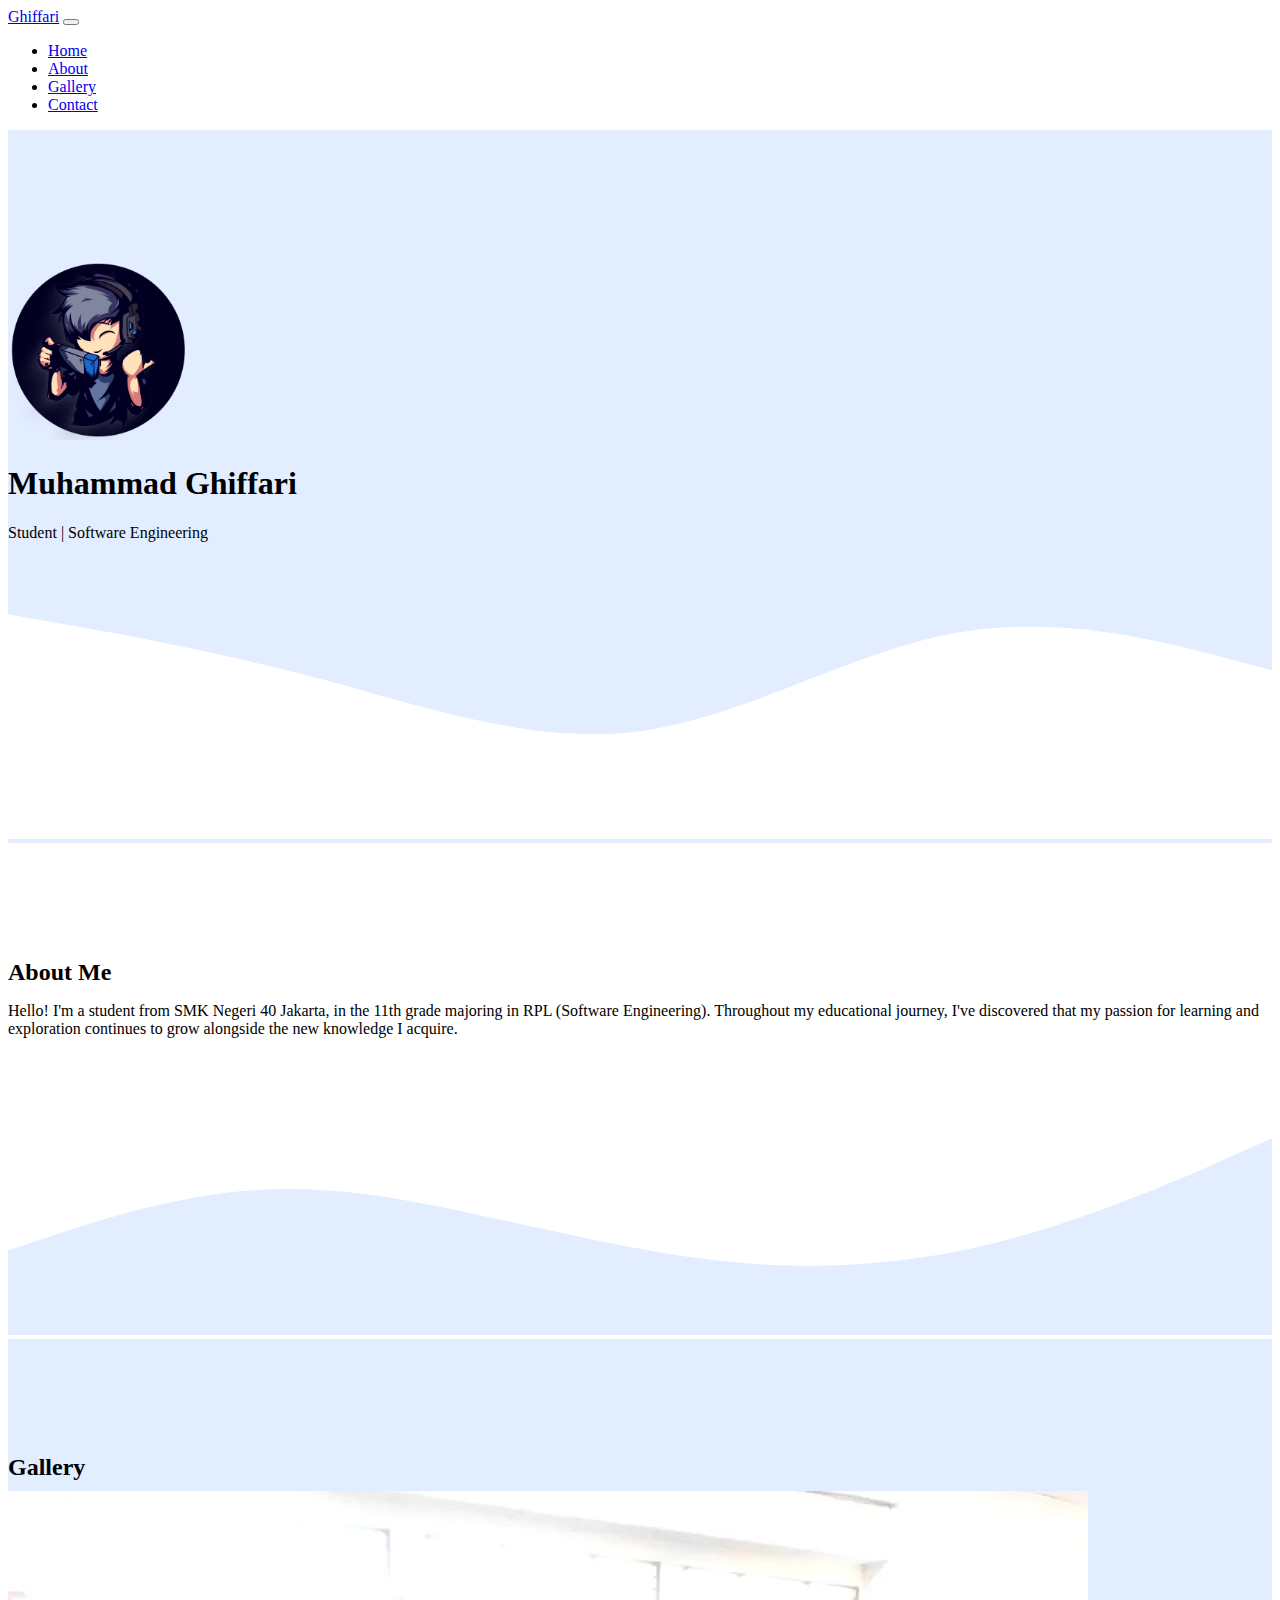
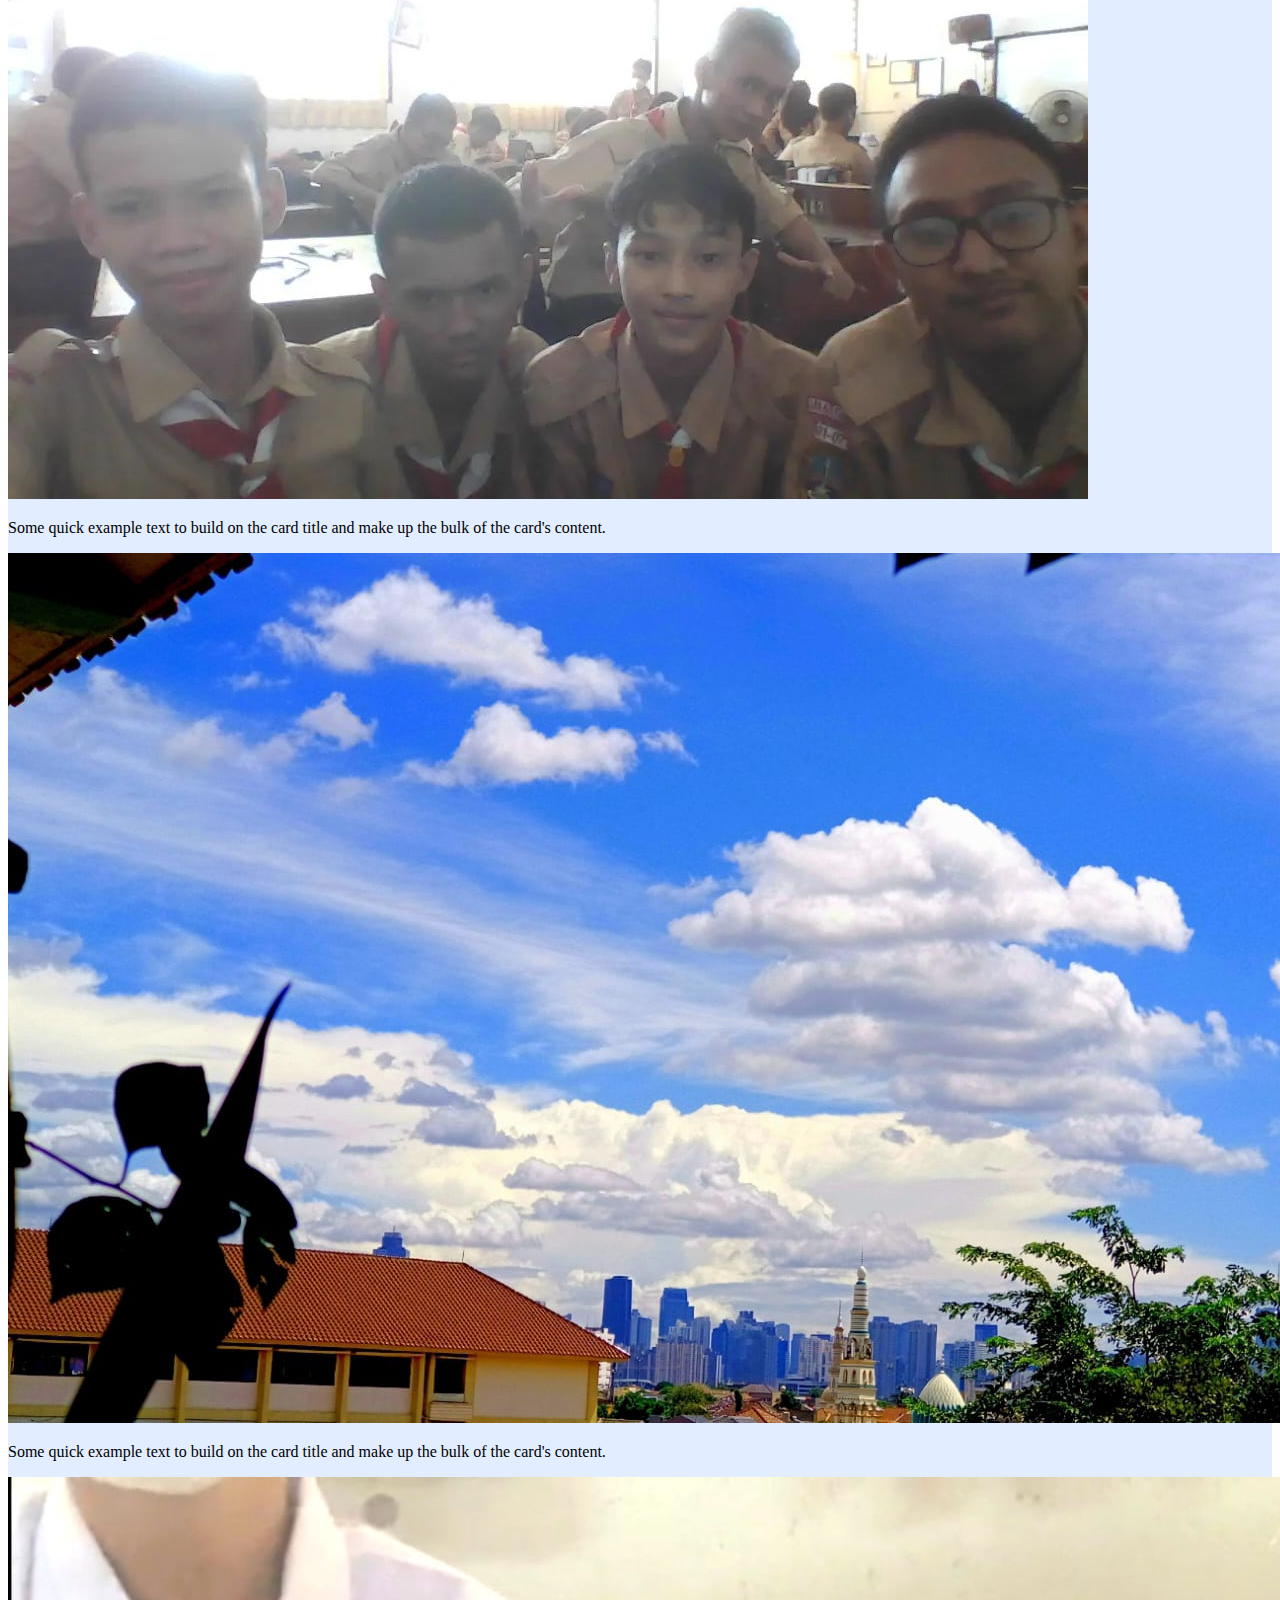
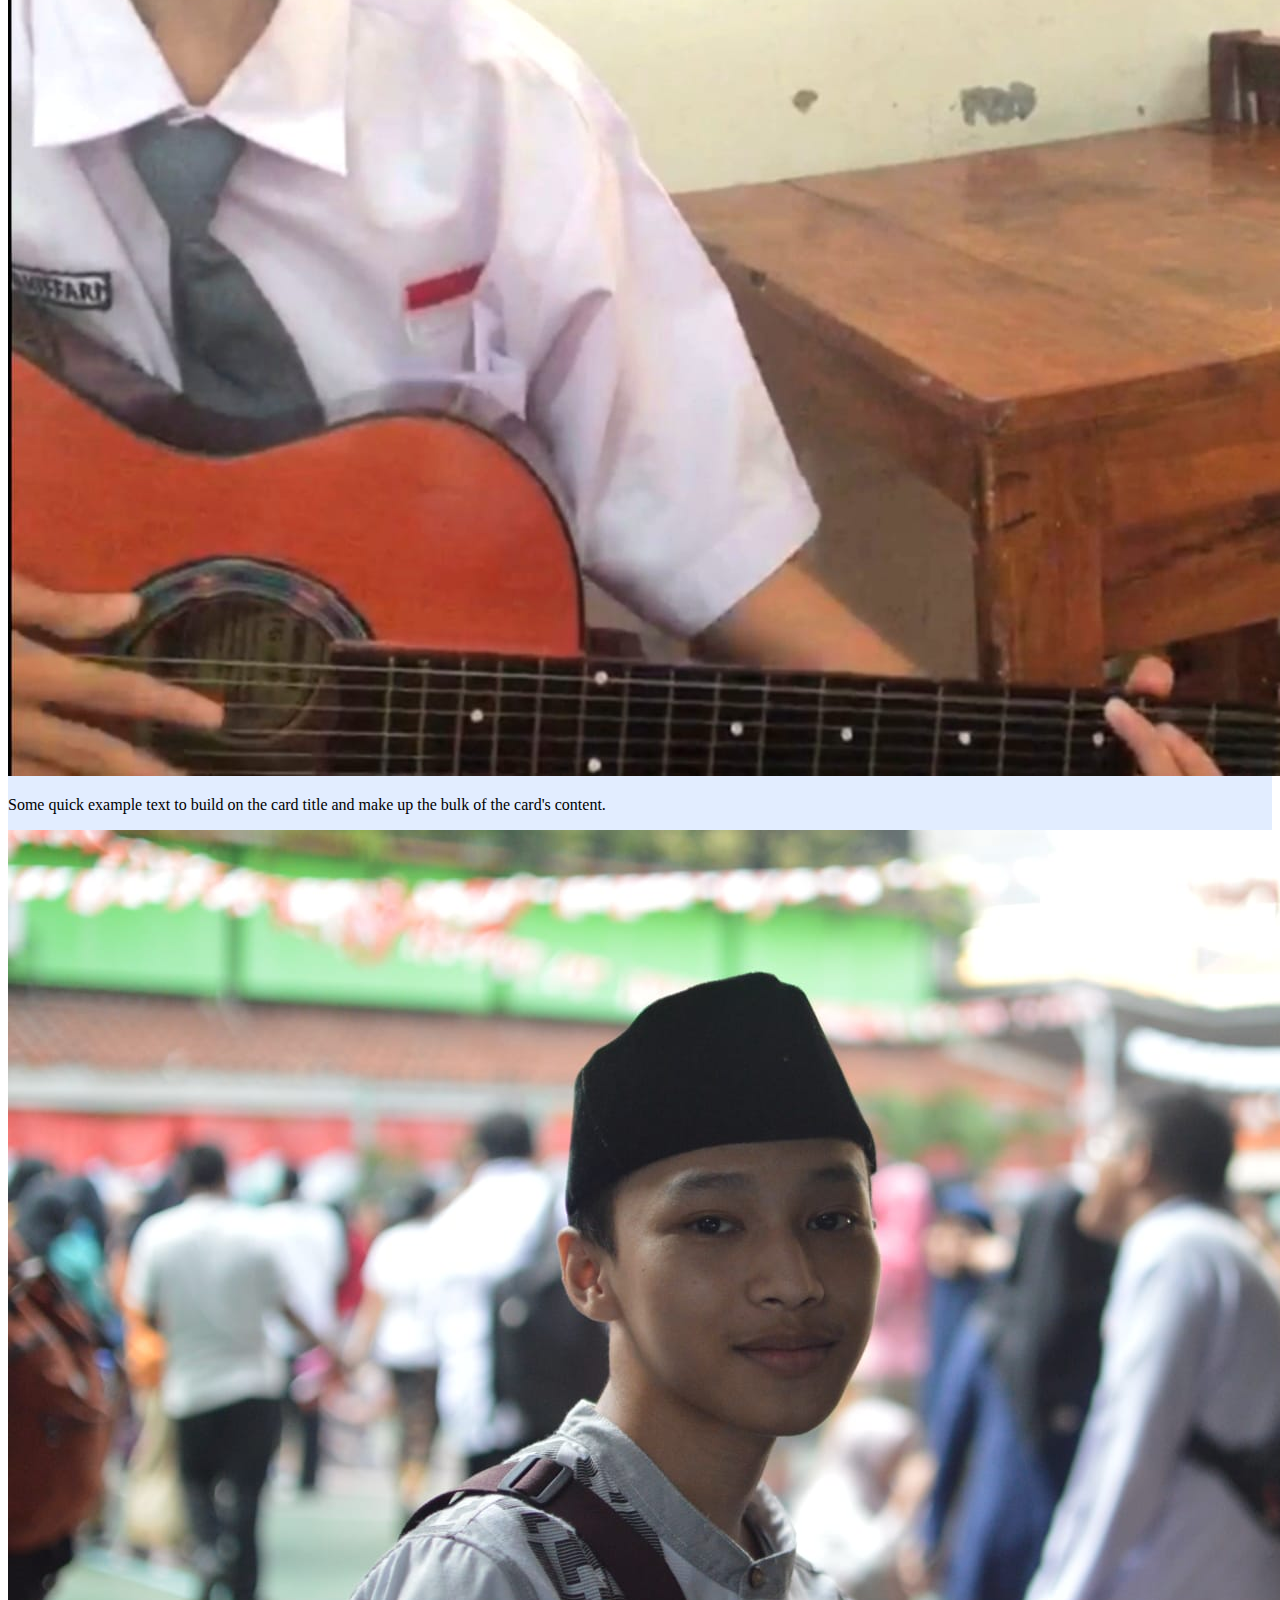
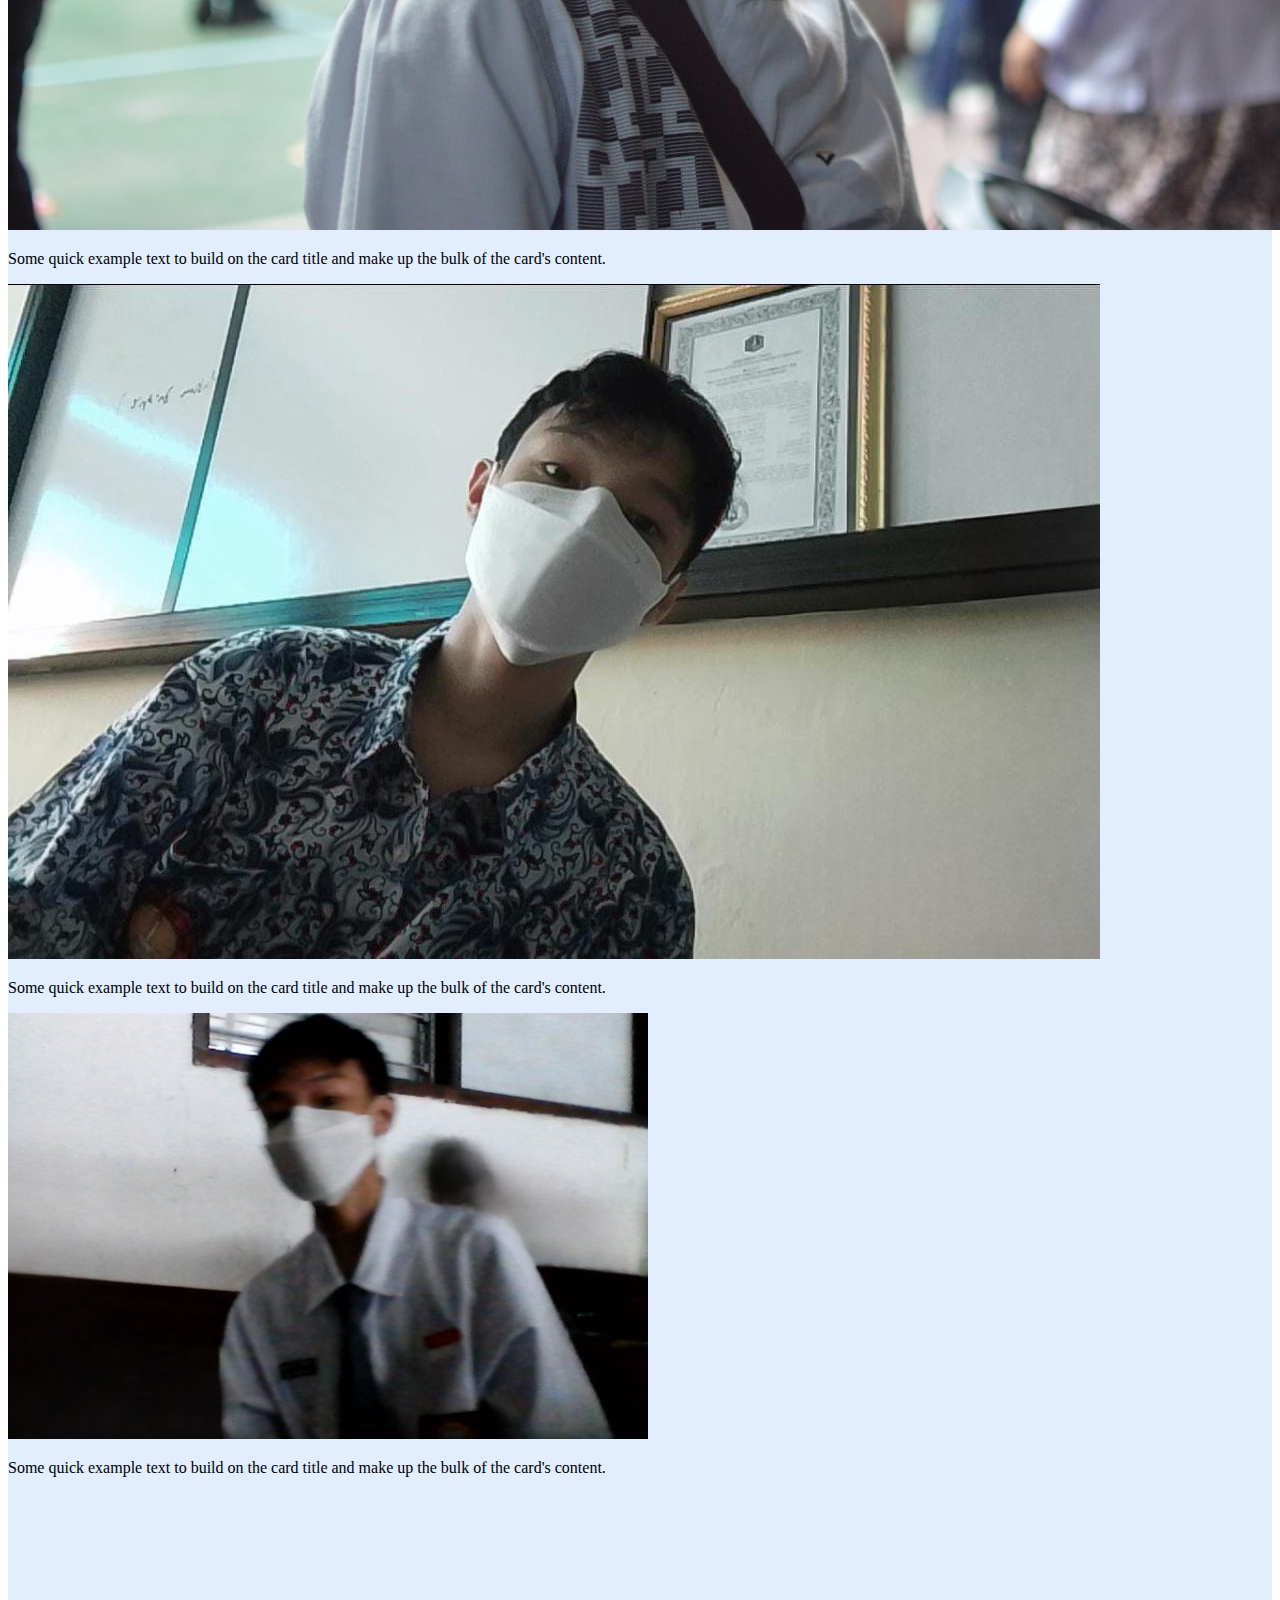
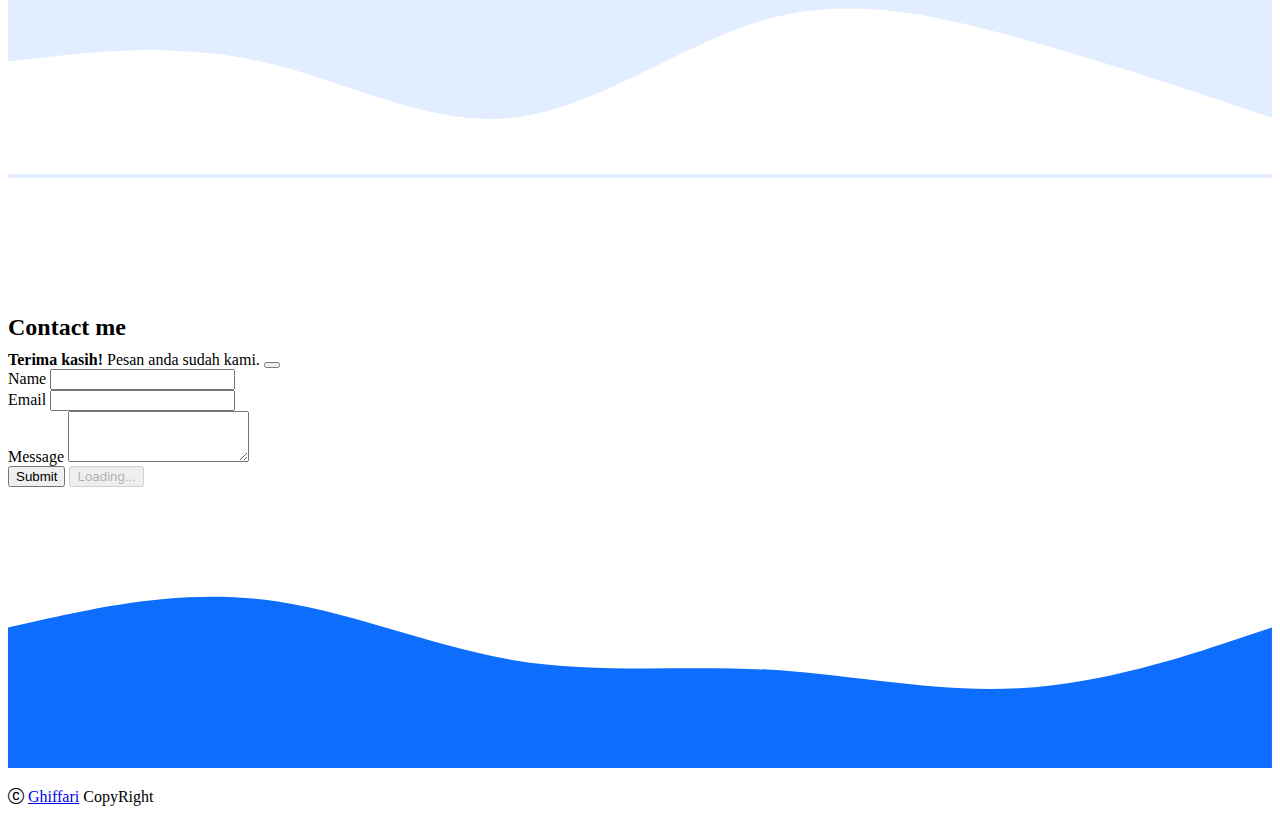
<file: index.html>
<!doctype html>
<html lang="en">
  <head>
    <meta charset="utf-8">
    <meta name="viewport" content="width=device-width, initial-scale=1">
    <title>Ghiffari Portfolio</title>
    <!-- Bootstrap CSS -->
    <link href="https://cdn.jsdelivr.net/npm/bootstrap@5.2.3/dist/css/bootstrap.min.css" rel="stylesheet" integrity="sha384-rbsA2VBKQhggwzxH7pPCaAqO46MgnOM80zW1RWuH61DGLwZJEdK2Kadq2F9CUG65" crossorigin="anonymous">
    <!-- Favicon -->
    <link rel="icon" type="image/x-icon" href="favicon/favicon.ico">
    <!-- Icon Bootstrap -->
    <link rel="stylesheet" href="https://cdn.jsdelivr.net/npm/bootstrap-icons@1.10.5/font/bootstrap-icons.css"/>
    <!-- My CSS -->
    <link rel="stylesheet" href="style.css">
  </head>
  <body id="home">

    <!-- Start Navbar -->
    <nav class="navbar navbar-expand-lg navbar-dark bg-primary shadow-sm fixed-top">
        <div class="container">
          <a class="navbar-brand fw-bold" href="#">Ghiffari</a>
          <button class="navbar-toggler" type="button" data-bs-toggle="collapse" data-bs-target="#navbarNav" aria-controls="navbarNav" aria-expanded="false" aria-label="Toggle navigation">
            <span class="navbar-toggler-icon"></span>
          </button>
          <div class="collapse navbar-collapse" id="navbarNav">
            <ul class="navbar-nav ms-auto">
              <li class="nav-item">
                <a class="nav-link active" aria-current="page" href="#home">Home</a>
              </li>
              <li class="nav-item">
                <a class="nav-link" href="#about">About</a>
              </li>
              <li class="nav-item">
                <a class="nav-link" href="#gallery">Gallery</a>
              </li>
              <li class="nav-item">
                <a class="nav-link" href="#contact">Contact</a>
              </li>
            </ul>
          </div>
        </div>
      </nav>
    <!-- End Navbar -->

    <!-- Jumbotron -->
    <section class="jumbotron text-center">
      <img src="img/ProfilePicture.png" alt="Ghiffari" width="180px"
      class="rounded-circle">
        <h1 class="display-4 fs-1 fw-bold">Muhammad Ghiffari</h1>
        <p class="lead">Student | Software Engineering</p>
        <svg xmlns="http://www.w3.org/2000/svg" viewBox="0 0 1440 320"><path fill="#ffff" fill-opacity="1" d="M0,64L60,74.7C120,85,240,107,360,138.7C480,171,600,213,720,197.3C840,181,960,107,1080,85.3C1200,64,1320,96,1380,112L1440,128L1440,320L1380,320C1320,320,1200,320,1080,320C960,320,840,320,720,320C600,320,480,320,360,320C240,320,120,320,60,320L0,320Z"></path></svg>
    </section>
    <!-- End Jumbotron -->
    
    <!-- Start About -->
    <section id="about">
      <div class="container">
        <div class="row text-center">
          <div class="col-md">
            <h2>About Me</h2>
          </div>
        </div>
        <div class="row justify-content-center fs-5 text-center mb-3">
          <div class="col-12">
            <p align="justify-content-center">Hello! I'm a student from SMK Negeri 40 Jakarta, in the 11th grade majoring in RPL (Software Engineering). Throughout my educational journey, I've discovered that my passion for learning and exploration continues to grow alongside the new knowledge I acquire.</p>
          </div>
        </div>
      </div>
      <svg xmlns="http://www.w3.org/2000/svg" viewBox="0 0 1440 320"><path fill="#e2edff" fill-opacity="1" d="M0,224L48,208C96,192,192,160,288,154.7C384,149,480,171,576,192C672,213,768,235,864,240C960,245,1056,235,1152,208C1248,181,1344,139,1392,117.3L1440,96L1440,320L1392,320C1344,320,1248,320,1152,320C1056,320,960,320,864,320C768,320,672,320,576,320C480,320,384,320,288,320C192,320,96,320,48,320L0,320Z"></path></svg>
      </section>
    <!-- End About -->

    <!-- Start Gallery -->
    <section id="gallery">
      <div class="container">
        <div class="row text-center">          
          <div class="col">            
            <h2>Gallery</h2>
          </div>
        </div>
        <div class="row">
          <div class="col-md-4 mb-3">
            <div class="card">
            <img src="img/gallery/6.jpg" class="card-img-top" alt="Gallery 1">
            <div class="card-body">
              <p class="card-text">Some quick example text to build on the card title and make up the bulk of the card's content.</p>
            </div>
          </div>
        </div>
          <div class="col-md-4 mb-3">
            <div class="card">
            <img src="img/gallery/2.jpg" class="card-img-top" alt="Gallery 2">
            <div class="card-body">
              <p class="card-text">Some quick example text to build on the card title and make up the bulk of the card's content.</p>
            </div>
          </div>
        </div>
          <div class="col-md-4 mb-3">
            <div class="card">
            <img src="img/gallery/3.jpg" class="card-img-top" alt="Gallery 3">
            <div class="card-body">
              <p class="card-text">Some quick example text to build on the card title and make up the bulk of the card's content.</p>
            </div>
          </div>
        </div>
          <div class="col-md-4 mb-3">
            <div class="card">
            <img src="img/gallery/4.jpg" class="card-img-top" alt="Gallery 4">
            <div class="card-body">
              <p class="card-text">Some quick example text to build on the card title and make up the bulk of the card's content.</p>
            </div>
          </div>
        </div>
          <div class="col-md-4 mb-3">
            <div class="card">
            <img src="img/gallery/5.jpg" class="card-img-top" alt="Gallery 5">
            <div class="card-body">
              <p class="card-text">Some quick example text to build on the card title and make up the bulk of the card's content.</p>
            </div>
          </div>
        </div>
          <div class="col-md-4 mb-3">
            <div class="card">
            <img src="img/gallery/1.jpg" class="card-img-top" alt="Gallery 6">
            <div class="card-body">
              <p class="card-text">Some quick example text to build on the card title and make up the bulk of the card's content.</p>
            </div>
          </div>
        </div>
      </div>
      </div>
      <svg xmlns="http://www.w3.org/2000/svg" viewBox="0 0 1440 320"> <path fill="#FFFF" fill-opacity="1" d="M0,192L48,186.7C96,181,192,171,288,192C384,213,480,267,576,256C672,245,768,171,864,144C960,117,1056,139,1152,165.3C1248,192,1344,224,1392,240L1440,256L1440,320L1392,320C1344,320,1248,320,1152,320C1056,320,960,320,864,320C768,320,672,320,576,320C480,320,384,320,288,320C192,320,96,320,48,320L0,320Z"></path></svg>
      </section>
    <!-- End Gallery -->

    <!-- Start Contact -->
    <section id="contact">
      <div class="container">
        <div class="row text-center mb-3">
          <div class="col">
            <h2>Contact me</h2>
          </div>
        </div>
        <div class="row justify-content-center">
          <div class="col-md-6">
            <div class="alert alert-warning alert-dismissible fade show d-none my-alert" role="alert">
              <strong>Terima kasih!</strong> Pesan anda sudah kami.
              <button type="button" class="btn-close" data-bs-dismiss="Success" aria-label="Close"></button>
            </div>
            <form name="contact-form">
              <div class="mb-3">
                <label for="name" class="form-label">Name</label>
                <input type="text" class="form-control" id="name" aria-describedby="name" name="nama">
              </div>
              <div class="mb-3">
                <label for="email" class="form-label">Email</label>
                <input type="email" class="form-control" id="email" aria-describedby="email" name="email">
              </div>
              <div class="mb-3">
                <label for="pesan" class="form-label">Message</label>
                <textarea class="form-control" id="pesan" rows="3" name="pesan"></textarea>
              </div>
              <button type="submit" class="btn btn-primary btn-submit">Submit</button>

              <button class="btn btn-primary btn-loading d-none" type="button" disabled>
                <span class="spinner-border spinner-border-sm" role="status" aria-hidden="true"></span>
                Loading...
              </button>
            </form>
          </div>
        </div>
      </div>
      <svg xmlns="http://www.w3.org/2000/svg" viewBox="0 0 1440 320"><path fill="#0d6efd" fill-opacity="1" d="M0,160L48,149.3C96,139,192,117,288,128C384,139,480,181,576,197.3C672,213,768,203,864,208C960,213,1056,235,1152,229.3C1248,224,1344,192,1392,176L1440,160L1440,320L1392,320C1344,320,1248,320,1152,320C1056,320,960,320,864,320C768,320,672,320,576,320C480,320,384,320,288,320C192,320,96,320,48,320L0,320Z"></path></svg>
    </section>
    <!-- End Contact -->

    <!-- Start Footer -->
    <footer class="bg-primary text-white text-center pb-5">
      <p>
        <i class="bi bi-c-circle"></i>
        <a
          href="https://www.instagram.com/ghffxyz/"
          target="_blank"
          class="text-white fw-bold">Ghiffari</a>
        CopyRight
      </p>
    </footer>
    <!-- End Footer -->
    <script src="https://cdn.jsdelivr.net/npm/bootstrap@5.2.3/dist/js/bootstrap.bundle.min.js" integrity="sha384-kenU1KFdBIe4zVF0s0G1M5b4hcpxyD9F7jL+jjXkk+Q2h455rYXK/7HAuoJl+0I4" crossorigin="anonymous"></script>
    <script>
      const scriptURL = 'https://script.google.com/macros/s/AKfycbyhZ1brV68eoMjBkvZeUU7Fr9rBDyMnyHAr6D0DE2Q7CCkkCregXb19mac4cgR3RPjF_w/exec';
      const form = document.forms['contact-form']
      const btnSubmit = document.querySelector('.btn-submit');
      const btnLoading = document.querySelector('.btn-loading');
      const myAlert = document.querySelector('.my-alert');

      form.addEventListener('submit', e => {
        e.preventDefault();
        fetch(scriptURL, { method: 'POST', body: new FormData(form)})
          .then(response => console.log('Success!', response))
          .catch(error => console.error('Error!', error.message))
      })
    </script>
    <script src="https://unpkg.com/aos@next/dist/aos.js"></script>
    <script>
      AOS.init({
        once: true,
      });
    </script>
    <script src="https://cdn.jsdelivr.net/npm/bootstrap@5.0.2/dist/js/bootstrap.bundle.min.js" integrity="sha384-MrcW6ZMFYlzcLA8Nl+NtUVF0sA7MsXsP1UyJoMp4YLEuNSfAP+JcXn/tWtIaxVXM" crossorigin="anonymous"></script>
    
  </body>
</html>
</file>
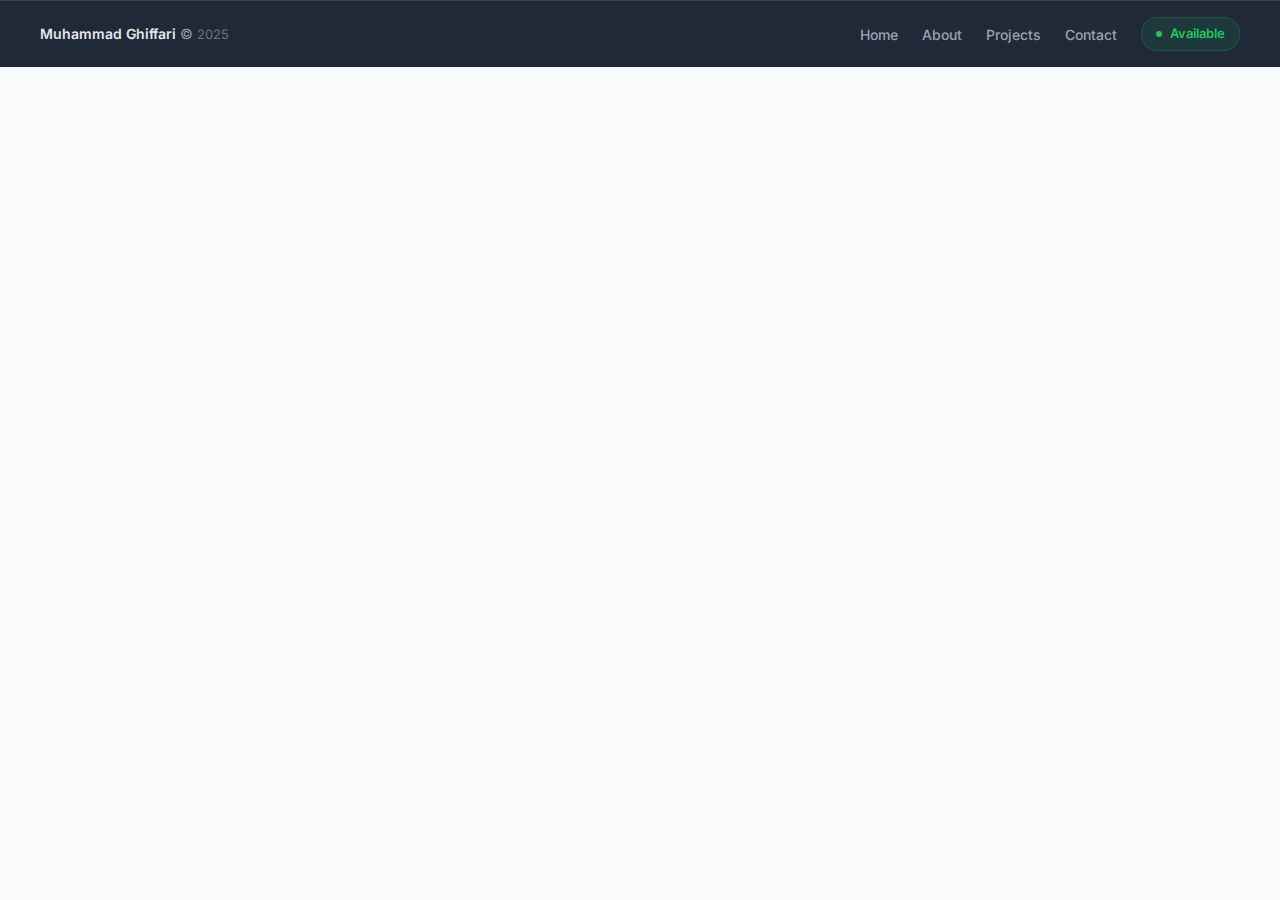
<file: footer.html>
<!DOCTYPE html>
<html lang="en">

<head>
    <meta charset="UTF-8">
    <meta name="viewport" content="width=device-width, initial-scale=1.0">
    <title>Footer</title>

    <!-- Favicon -->
    <link rel="icon" type="image/x-icon" href="../assets/favicon/favicon.ico">

    <!-- Google Fonts -->
    <link
        href="https://fonts.googleapis.com/css2?family=Inter:wght@400;500;600;700&family=Poppins:wght@600;700&display=swap"
        rel="stylesheet">

    <!-- External CSS -->
    <link rel="stylesheet" href="../css/main.css">
    <link rel="stylesheet" href="../css/components.css">

    <!-- Internal CSS - Footer-specific styling with FULL RESPONSIVE -->
    <style>
        body {
            margin: 0;
            padding: 0;
            font-family: 'Inter', sans-serif;
            background-color: #f9fafb;
        }

        /* Footer Container - NOT sticky, flows naturally */
        .footer {
            background-color: #1f2937;
            color: #9ca3af;
            padding: 1rem 2rem;
            width: 100%;
            border-top: 1px solid #374151;
        }

        /* Footer Content Layout */
        .footer-content {
            display: flex;
            align-items: center;
            justify-content: space-between;
            max-width: 1200px;
            margin: 0 auto;
            gap: 1.5rem;
            flex-wrap: wrap;
        }

        /* Left Section - Copyright */
        .footer-left {
            display: flex;
            align-items: center;
            gap: 0.5rem;
            font-size: 0.875rem;
        }

        .footer-text {
            color: #9ca3af;
            margin: 0;
        }

        .footer-text strong {
            color: #e5e7eb;
            font-weight: 600;
        }

        .footer-year {
            color: #6b7280;
            font-size: 0.8125rem;
        }

        /* Right Section - Quick Links */
        .footer-right {
            display: flex;
            align-items: center;
            gap: 1.5rem;
        }

        /* Footer Links */
        .footer-links {
            display: flex;
            align-items: center;
            gap: 1.5rem;
            list-style: none;
            margin: 0;
            padding: 0;
        }

        .footer-link {
            color: #9ca3af;
            text-decoration: none;
            font-size: 0.875rem;
            font-weight: 500;
            transition: color 0.2s ease;
            display: inline-block;
        }

        .footer-link:hover {
            color: #ffffff;
        }

        /* Status Indicator */
        .status-badge {
            display: inline-flex;
            align-items: center;
            gap: 0.5rem;
            padding: 0.375rem 0.875rem;
            background-color: rgba(34, 197, 94, 0.1);
            border: 1px solid rgba(34, 197, 94, 0.2);
            border-radius: 1rem;
            font-size: 0.8125rem;
        }

        .status-dot {
            width: 6px;
            height: 6px;
            background-color: #22c55e;
            border-radius: 50%;
            animation: pulse 2s infinite;
        }

        @keyframes pulse {

            0%,
            100% {
                opacity: 1;
                transform: scale(1);
            }

            50% {
                opacity: 0.7;
                transform: scale(1.1);
            }
        }

        .status-text {
            color: #22c55e;
            font-weight: 600;
        }

        /* ===== RESPONSIVE BREAKPOINTS ===== */

        /* Tablet: 768px - 1023px */
        @media (min-width: 768px) and (max-width: 1023px) {
            .footer {
                padding: 1rem 1.75rem;
            }

            .footer-content {
                gap: 1.25rem;
            }

            .footer-right {
                gap: 1.25rem;
            }

            .footer-links {
                gap: 1.25rem;
            }

            .footer-link {
                font-size: 0.8125rem;
            }

            .status-badge {
                padding: 0.35rem 0.75rem;
                font-size: 0.75rem;
            }
        }

        /* Mobile: max-width 767px */
        @media (max-width: 767px) {
            .footer {
                padding: 1rem 1.5rem;
            }

            .footer-content {
                flex-direction: column;
                text-align: center;
                gap: 1rem;
                align-items: center;
            }

            .footer-left {
                flex-direction: column;
                gap: 0.375rem;
                width: 100%;
                justify-content: center;
            }

            .footer-right {
                flex-direction: column;
                gap: 1rem;
                width: 100%;
                align-items: center;
            }

            .footer-links {
                flex-wrap: wrap;
                justify-content: center;
                gap: 1rem;
                width: 100%;
            }

            .footer-link {
                font-size: 0.8125rem;
            }

            .status-badge {
                width: 100%;
                max-width: 200px;
                justify-content: center;
                padding: 0.5rem 1rem;
            }
        }

        /* Small Mobile: max-width 480px */
        @media (max-width: 480px) {
            .footer {
                padding: 1rem 1rem;
            }

            .footer-content {
                gap: 0.875rem;
            }

            .footer-left {
                font-size: 0.8125rem;
            }

            .footer-text {
                font-size: 0.8125rem;
            }

            .footer-year {
                font-size: 0.75rem;
            }

            .footer-links {
                gap: 0.875rem;
                font-size: 0.75rem;
            }

            .footer-link {
                font-size: 0.75rem;
                padding: 0.25rem 0.5rem;
            }

            .status-badge {
                font-size: 0.75rem;
                padding: 0.45rem 0.875rem;
                max-width: 180px;
            }

            .status-dot {
                width: 5px;
                height: 5px;
            }
        }

        /* Large Desktop: 1440px+ */
        @media (min-width: 1440px) {
            .footer-content {
                max-width: 1400px;
            }

            .footer-links {
                gap: 2rem;
            }

            .footer-link {
                font-size: 0.9375rem;
            }

            .status-badge {
                padding: 0.5rem 1rem;
                font-size: 0.875rem;
            }
        }

        /* Landscape Mobile */
        @media (max-height: 600px) and (orientation: landscape) {
            .footer {
                padding: 0.75rem 1.5rem;
            }

            .footer-content {
                gap: 1rem;
            }

            .footer-left,
            .footer-right {
                font-size: 0.75rem;
            }

            .status-badge {
                padding: 0.3rem 0.75rem;
                font-size: 0.7rem;
            }
        }
    </style>
</head>

<body>
    <!-- Footer Section - FULLY RESPONSIVE -->
    <footer class="footer">

        <div class="footer-content">

            <!-- Left Section: Copyright -->
            <div class="footer-left">
                <p class="footer-text">
                    <strong>Muhammad Ghiffari</strong> © <span class="footer-year">2025</span>
                </p>
            </div>

            <!-- Right Section: Links & Status -->
            <div class="footer-right">

                <!-- Quick Links -->
                <ul class="footer-links">
                    <li>
                        <a href="../pages/home.html" class="footer-link" target="contentFrame">
                            Home
                        </a>
                    </li>
                    <li>
                        <a href="../pages/about.html" class="footer-link" target="contentFrame">
                            About
                        </a>
                    </li>
                    <li>
                        <a href="../pages/projects.html" class="footer-link" target="contentFrame">
                            Projects
                        </a>
                    </li>
                    <li>
                        <a href="../pages/contact.html" class="footer-link" target="contentFrame">
                            Contact
                        </a>
                    </li>
                </ul>

                <!-- Status Badge -->
                <div class="status-badge">
                    <span class="status-dot"></span>
                    <span class="status-text">Available</span>
                </div>

            </div>

        </div>

    </footer>

    <!-- Inline CSS - Status badge accent (demonstration of inline CSS requirement) -->
    <div
        style="display: none; background-color: rgba(34, 197, 94, 0.1); border-color: rgba(34, 197, 94, 0.2); color: #22c55e;">
    </div>

</body>

</html>
</file>
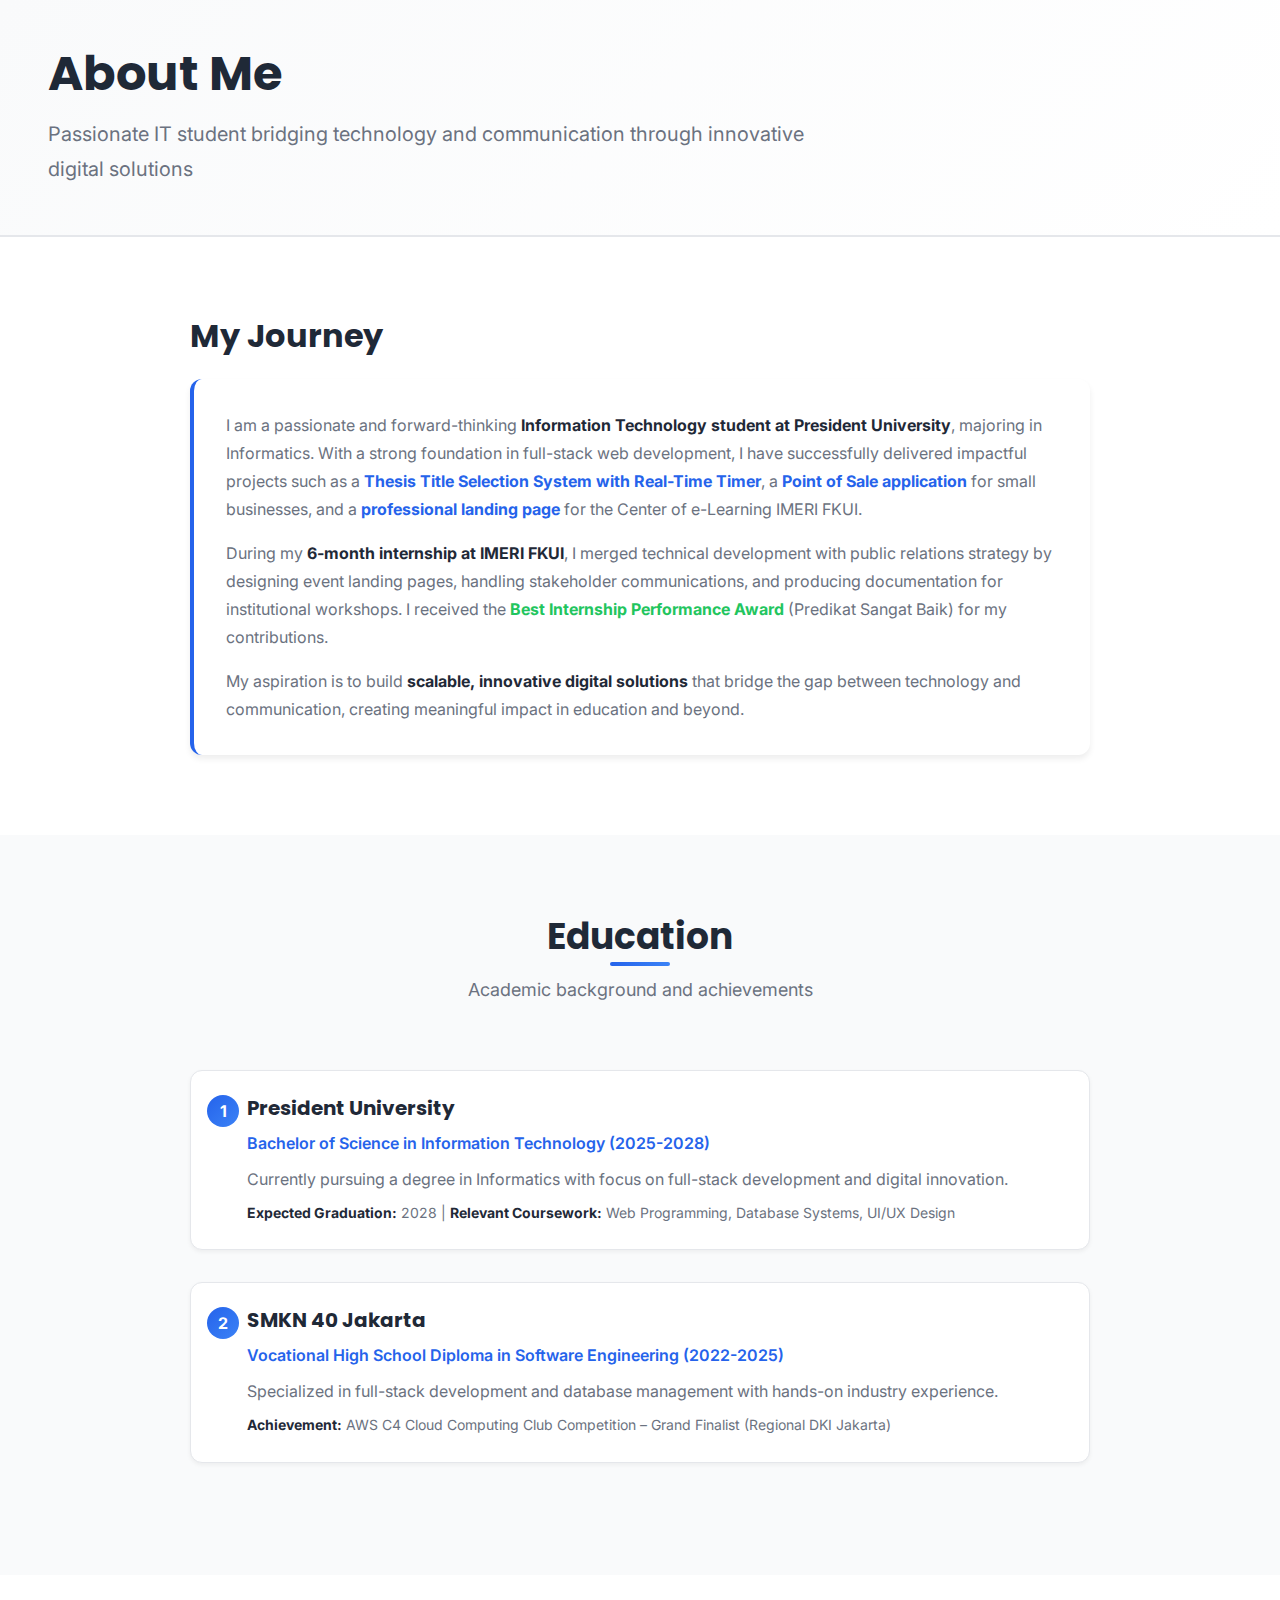
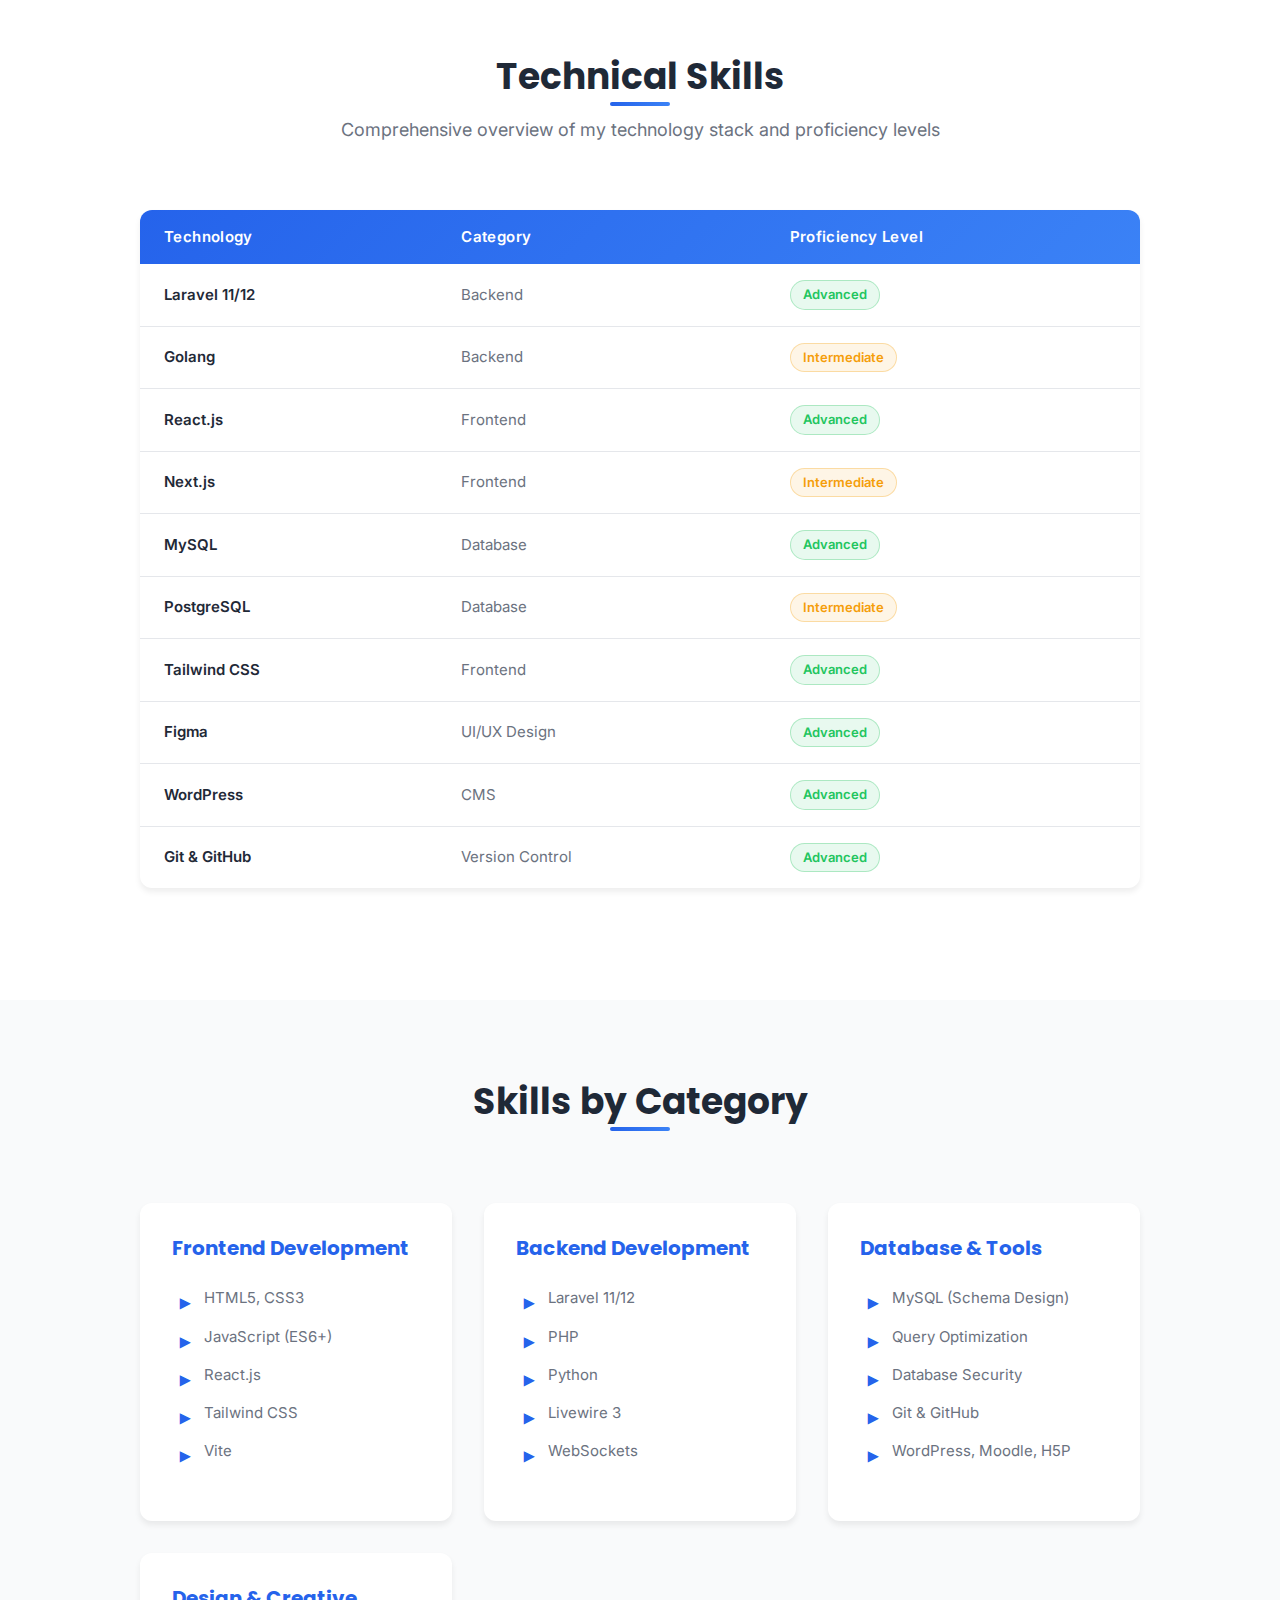
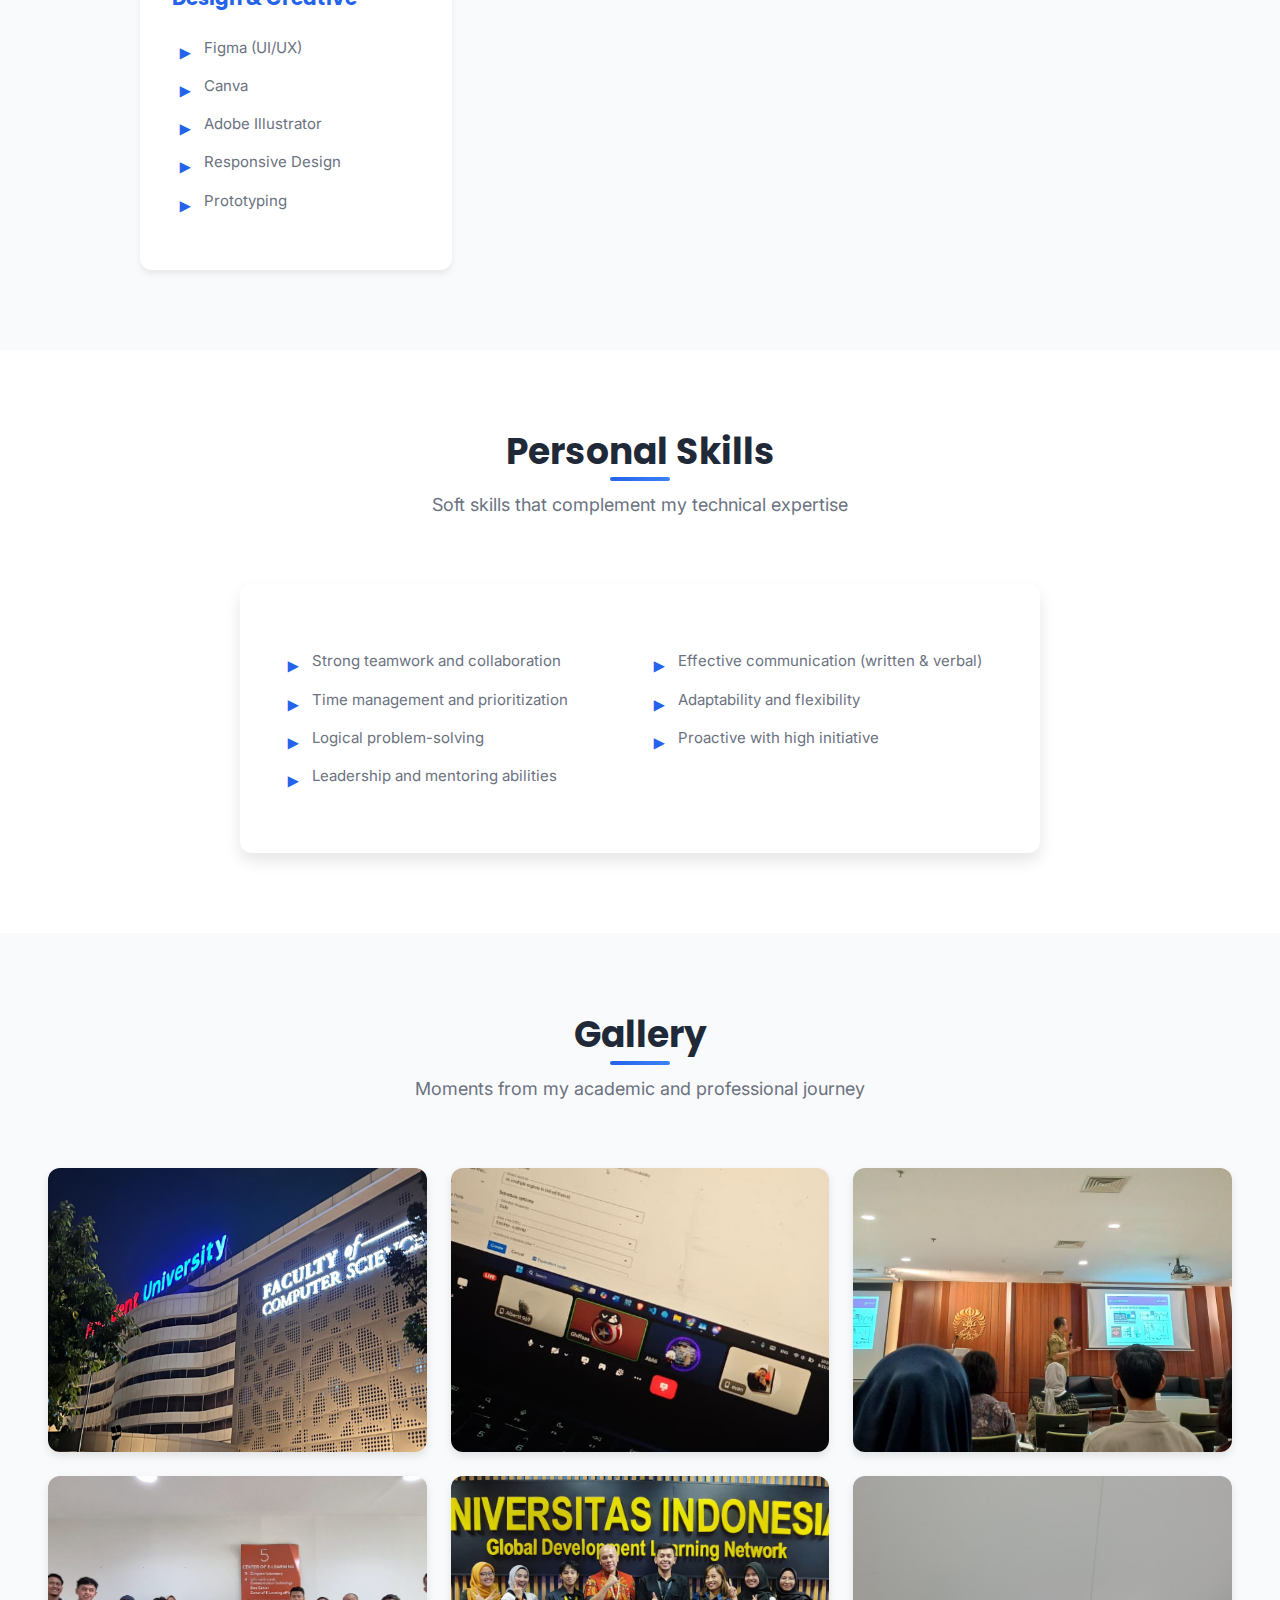
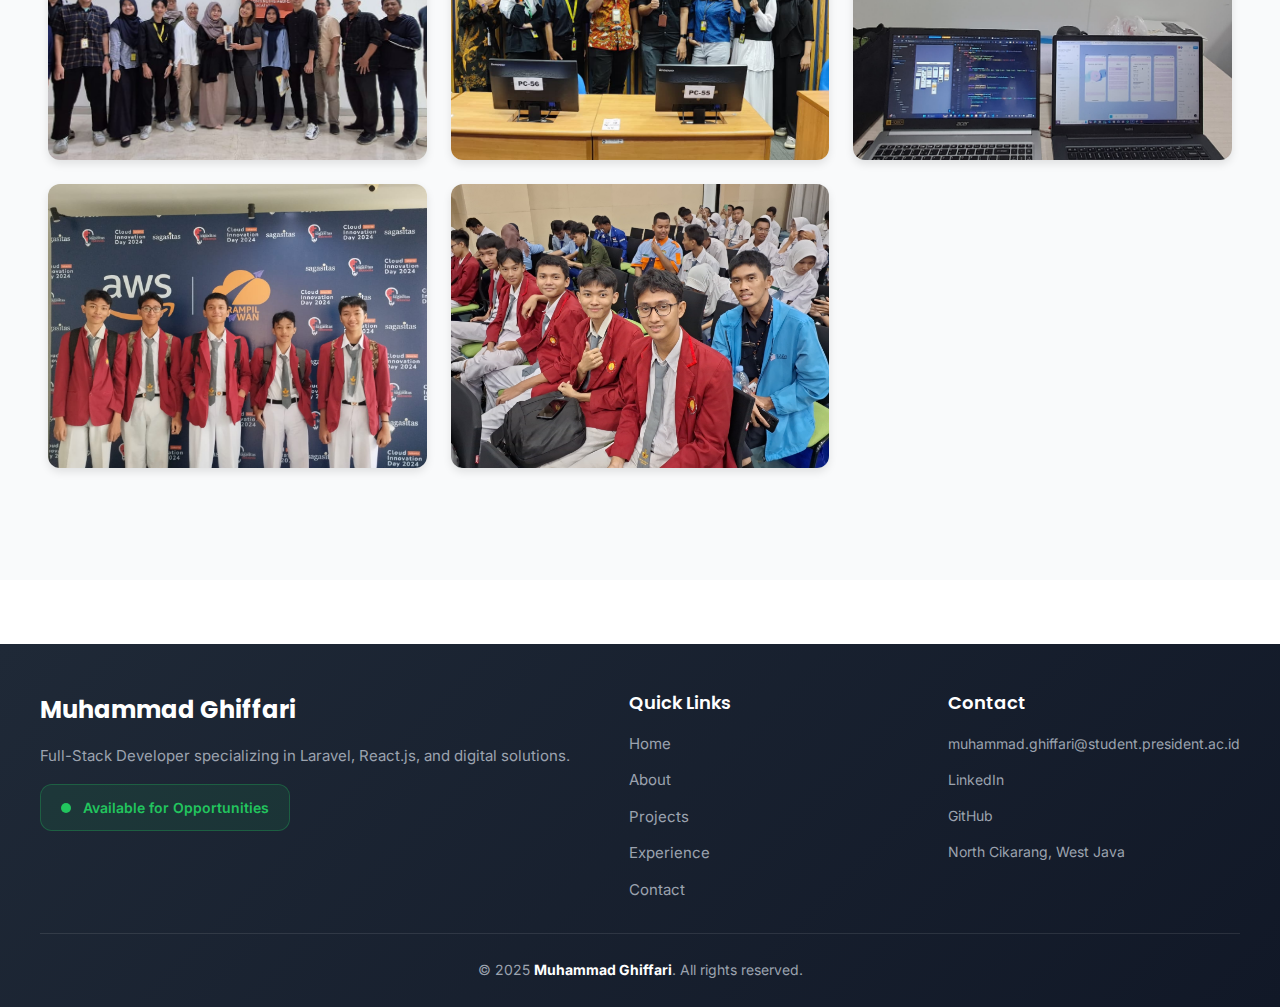
<file: pages/about.html>
<!DOCTYPE html>
<html lang="en">

<head>
    <meta charset="UTF-8">
    <meta name="viewport" content="width=device-width, initial-scale=1.0">
    <title>About - Muhammad Ghiffari</title>

    <!-- Favicon -->
    <link rel="icon" type="image/x-icon" href="../assets/favicon/favicon.ico">
    <link rel="icon" type="image/png" sizes="16x16" href="../assets/favicon/favicon-16x16.png">
    <link rel="icon" type="image/png" sizes="32x32" href="../assets/favicon/favicon-32x32.png">
    
    <!-- Font Awesome CDN for Icons -->
    <link rel="stylesheet" href="https://cdnjs.cloudflare.com/ajax/libs/font-awesome/6.5.1/css/all.min.css">

    <!-- Google Fonts -->
    <link
        href="https://fonts.googleapis.com/css2?family=Inter:wght@400;500;600;700&family=Poppins:wght@600;700&display=swap"
        rel="stylesheet">

    <!-- External CSS -->
    <link rel="stylesheet" href="../css/main.css">
    <link rel="stylesheet" href="../css/components.css">
    <link rel="stylesheet" href="../css/pages.css">
    <link rel="stylesheet" href="../css/responsive.css">

    <!-- Internal CSS - About page specific styles -->
    <style>
        /* About Header Section */
        .about-header {
            background: linear-gradient(135deg, #f9fafb 0%, #ffffff 100%);
            padding: 3rem 0 2rem;
            border-bottom: 2px solid #e5e7eb;
        }

        /* Skills Table Styling */
        .skills-table {
            width: 100%;
            border-collapse: collapse;
            background-color: white;
            border-radius: 0.75rem;
            overflow: hidden;
            box-shadow: 0 4px 6px rgba(0, 0, 0, 0.07);
            margin: 2rem 0;
        }

        .skills-table thead {
            background: linear-gradient(135deg, #2563eb 0%, #3b82f6 100%);
            color: white;
        }

        .skills-table th {
            padding: 1rem 1.5rem;
            text-align: left;
            font-weight: 600;
            font-size: 0.9375rem;
            letter-spacing: 0.025em;
        }

        .skills-table tbody tr {
            border-bottom: 1px solid #e5e7eb;
            transition: all 0.3s ease;
        }

        .skills-table tbody tr:hover {
            background-color: #f9fafb;
            transform: scale(1.01);
        }

        .skills-table tbody tr:last-child {
            border-bottom: none;
        }

        .skills-table td {
            padding: 1rem 1.5rem;
            font-size: 0.9375rem;
            color: #6b7280;
        }

        .skills-table td:first-child {
            font-weight: 600;
            color: #1f2937;
        }

        /* Proficiency Badge */
        .proficiency-badge {
            display: inline-block;
            padding: 0.25rem 0.75rem;
            border-radius: 1rem;
            font-size: 0.8125rem;
            font-weight: 600;
        }

        .proficiency-advanced {
            background-color: rgba(34, 197, 94, 0.1);
            color: #22c55e;
            border: 1px solid rgba(34, 197, 94, 0.3);
        }

        .proficiency-intermediate {
            background-color: rgba(245, 158, 11, 0.1);
            color: #f59e0b;
            border: 1px solid rgba(245, 158, 11, 0.3);
        }

        /* Ordered List Styling */
        .education-list {
            list-style: none;
            counter-reset: education-counter;
            padding: 0;
            margin: 2rem 0;
        }

        .education-list li {
            counter-increment: education-counter;
            position: relative;
            padding-left: 3rem;
            margin-bottom: 2rem;
            background-color: white;
            border: 1px solid #e5e7eb;
            border-radius: 0.75rem;
            padding: 1.5rem 1.5rem 1.5rem 3.5rem;
            box-shadow: 0 2px 4px rgba(0, 0, 0, 0.05);
            transition: all 0.3s ease;
        }

        .education-list li:hover {
            box-shadow: 0 8px 16px rgba(0, 0, 0, 0.1);
            transform: translateX(8px);
        }

        .education-list li::before {
            content: counter(education-counter);
            position: absolute;
            left: 1rem;
            top: 1.5rem;
            width: 2rem;
            height: 2rem;
            background: linear-gradient(135deg, #2563eb 0%, #3b82f6 100%);
            color: white;
            border-radius: 50%;
            display: flex;
            align-items: center;
            justify-content: center;
            font-weight: 700;
            font-size: 1rem;
        }

        /* Unordered List Styling */
        .skills-list {
            list-style: none;
            padding: 0;
            margin: 1.5rem 0;
            display: grid;
            gap: 0.75rem;
        }

        .skills-list li {
            position: relative;
            padding-left: 2rem;
            color: #6b7280;
            line-height: 1.75;
            font-size: 0.9375rem;
        }

        .skills-list li::before {
            content: '▸';
            position: absolute;
            left: 0.5rem;
            color: #2563eb;
            font-weight: 700;
            font-size: 1.25rem;
        }

        /* Photo Gallery Grid */
        .photo-gallery {
            display: grid;
            grid-template-columns: repeat(auto-fit, minmax(280px, 1fr));
            gap: 1.5rem;
            margin: 2rem 0;
        }

        .photo-item {
            position: relative;
            overflow: hidden;
            border-radius: 0.75rem;
            box-shadow: 0 4px 8px rgba(0, 0, 0, 0.1);
            aspect-ratio: 4/3;
            cursor: pointer;
            transition: all 0.4s cubic-bezier(0.4, 0, 0.2, 1);
        }

        .photo-item:hover {
            transform: translateY(-12px) scale(1.02);
            box-shadow: 0 20px 40px rgba(0, 0, 0, 0.2);
        }

        .photo-item img {
            width: 100%;
            height: 100%;
            object-fit: cover;
            transition: transform 0.5s ease;
        }

        .photo-item:hover img {
            transform: scale(1.1);
        }

        .photo-caption {
            position: absolute;
            bottom: 0;
            left: 0;
            right: 0;
            background: linear-gradient(to top, rgba(0, 0, 0, 0.85), transparent);
            color: white;
            padding: 2rem 1.5rem 1rem;
            transform: translateY(100%);
            transition: transform 0.4s cubic-bezier(0.4, 0, 0.2, 1);
        }

        .photo-item:hover .photo-caption {
            transform: translateY(0);
        }

        .photo-caption h4 {
            font-family: 'Poppins', sans-serif;
            font-size: 1rem;
            font-weight: 600;
            margin-bottom: 0.25rem;
            color: white;
        }

        .photo-caption p {
            color: white;
            font-size: 0.8125rem;
            opacity: 0.9;
            margin: 0;
        }
    </style>
</head>

<body>

    <!-- About Header Section -->
    <section class="about-header">
        <div class="container">
            <h1
                style="font-family: 'Poppins', sans-serif; font-size: 3rem; font-weight: 700; color: #1f2937; margin-bottom: 1rem;">
                About Me
            </h1>
            <p style="font-size: 1.25rem; color: #6b7280; max-width: 800px; line-height: 1.75;">
                Passionate IT student bridging technology and communication through innovative digital solutions
            </p>
        </div>
    </section>

    <!-- About Me Story Section -->
    <section class="section">
        <div class="container">

            <div style="max-width: 900px; margin: 0 auto;">
                <h2
                    style="font-family: 'Poppins', sans-serif; font-size: 2rem; font-weight: 700; color: #1f2937; margin-bottom: 1.5rem;">
                    My Journey
                </h2>

                <div
                    style="background-color: white; padding: 2rem; border-radius: 0.75rem; box-shadow: 0 4px 6px rgba(0, 0, 0, 0.07); border-left: 4px solid #2563eb;">
                    <p style="color: #6b7280; line-height: 1.75; font-size: 1rem; margin-bottom: 1rem;">
                        I am a passionate and forward-thinking <strong style="color: #1f2937;">Information Technology
                            student at President University</strong>, majoring in Informatics. With a strong foundation
                        in full-stack web development, I have successfully delivered impactful projects such as a
                        <strong style="color: #2563eb;">Thesis Title Selection System with Real-Time Timer</strong>, a
                        <strong style="color: #2563eb;">Point of Sale application</strong> for small businesses, and a
                        <strong style="color: #2563eb;">professional landing page</strong> for the Center of e-Learning
                        IMERI FKUI.
                    </p>

                    <p style="color: #6b7280; line-height: 1.75; font-size: 1rem; margin-bottom: 1rem;">
                        During my <strong style="color: #1f2937;">6-month internship at IMERI FKUI</strong>, I merged
                        technical development with public relations strategy by designing event landing pages, handling
                        stakeholder communications, and producing documentation for institutional workshops. I received
                        the <strong style="color: #22c55e;">Best Internship Performance Award</strong> (Predikat Sangat
                        Baik) for my contributions.
                    </p>

                    <p style="color: #6b7280; line-height: 1.75; font-size: 1rem; margin: 0;">
                        My aspiration is to build <strong style="color: #1f2937;">scalable, innovative digital
                            solutions</strong> that bridge the gap between technology and communication, creating
                        meaningful impact in education and beyond.
                    </p>
                </div>
            </div>

        </div>
    </section>

    <!-- Education Section - ORDERED LIST #1 (Required) -->
    <section class="section bg-light">
        <div class="container">

            <div class="section-header">
                <h2 class="section-title">Education</h2>
                <p class="section-subtitle">Academic background and achievements</p>
            </div>

            <div style="max-width: 900px; margin: 0 auto;">
                <ol class="education-list">
                    <li>
                        <h3
                            style="font-family: 'Poppins', sans-serif; font-size: 1.25rem; font-weight: 700; color: #1f2937; margin-bottom: 0.5rem;">
                            President University
                        </h3>
                        <p style="color: #2563eb; font-weight: 600; margin-bottom: 0.5rem;">
                            Bachelor of Science in Information Technology (2025-2028)
                        </p>
                        <p style="color: #6b7280; line-height: 1.75; margin-bottom: 0.5rem;">
                            Currently pursuing a degree in Informatics with focus on full-stack development and digital
                            innovation.
                        </p>
                        <p style="color: #6b7280; font-size: 0.875rem; margin: 0;">
                            <strong>Expected Graduation:</strong> 2028 | <strong>Relevant Coursework:</strong> Web
                            Programming, Database Systems, UI/UX Design
                        </p>
                    </li>

                    <li>
                        <h3
                            style="font-family: 'Poppins', sans-serif; font-size: 1.25rem; font-weight: 700; color: #1f2937; margin-bottom: 0.5rem;">
                            SMKN 40 Jakarta
                        </h3>
                        <p style="color: #2563eb; font-weight: 600; margin-bottom: 0.5rem;">
                            Vocational High School Diploma in Software Engineering (2022-2025)
                        </p>
                        <p style="color: #6b7280; line-height: 1.75; margin-bottom: 0.5rem;">
                            Specialized in full-stack development and database management with hands-on industry
                            experience.
                        </p>
                        <p style="color: #6b7280; font-size: 0.875rem; margin: 0;">
                            <strong>Achievement:</strong> AWS C4 Cloud Computing Club Competition – Grand Finalist
                            (Regional DKI Jakarta)
                        </p>
                    </li>
                </ol>
            </div>

        </div>
    </section>

    <!-- Skills Table Section - TABLE REQUIREMENT -->
    <section class="section">
        <div class="container">

            <div class="section-header">
                <h2 class="section-title">Technical Skills</h2>
                <p class="section-subtitle">Comprehensive overview of my technology stack and proficiency levels</p>
            </div>

            <div style="max-width: 1000px; margin: 0 auto;">
                <table class="skills-table">
                    <thead>
                        <tr>
                            <th>Technology</th>
                            <th>Category</th>
                            <th>Proficiency Level</th>
                        </tr>
                    </thead>
                    <tbody>
                        <tr>
                            <td>Laravel 11/12</td>
                            <td>Backend</td>
                            <td><span class="proficiency-badge proficiency-advanced">Advanced</span></td>
                        </tr>
                        <tr>
                            <td>Golang</td>
                            <td>Backend</td>
                            <td><span class="proficiency-badge proficiency-intermediate">Intermediate</span></td>
                        </tr>
                        <tr>
                            <td>React.js</td>
                            <td>Frontend</td>
                            <td><span class="proficiency-badge proficiency-advanced">Advanced</span></td>
                        </tr>
                        <tr>
                            <td>Next.js</td>
                            <td>Frontend</td>
                            <td><span class="proficiency-badge proficiency-intermediate">Intermediate</span></td>
                        </tr>
                        <tr>
                            <td>MySQL</td>
                            <td>Database</td>
                            <td><span class="proficiency-badge proficiency-advanced">Advanced</span></td>
                        </tr>
                        <tr>
                            <td>PostgreSQL</td>
                            <td>Database</td>
                            <td><span class="proficiency-badge proficiency-intermediate">Intermediate</span></td>
                        </tr>
                        <tr>
                            <td>Tailwind CSS</td>
                            <td>Frontend</td>
                            <td><span class="proficiency-badge proficiency-advanced">Advanced</span></td>
                        </tr>
                        <tr>
                            <td>Figma</td>
                            <td>UI/UX Design</td>
                            <td><span class="proficiency-badge proficiency-advanced">Advanced</span></td>
                        </tr>
                        <tr>
                            <td>WordPress</td>
                            <td>CMS</td>
                            <td><span class="proficiency-badge proficiency-advanced">Advanced</span></td>
                        </tr>
                        <tr>
                            <td>Git & GitHub</td>
                            <td>Version Control</td>
                            <td><span class="proficiency-badge proficiency-advanced">Advanced</span></td>
                        </tr>
                    </tbody>
                </table>
            </div>

        </div>
    </section>

    <!-- Skills by Category - UNORDERED LIST #1 (Required) -->
    <section class="section bg-light">
        <div class="container">

            <div class="section-header">
                <h2 class="section-title">Skills by Category</h2>
            </div>

            <div
                style="max-width: 1000px; margin: 0 auto; display: grid; grid-template-columns: repeat(auto-fit, minmax(300px, 1fr)); gap: 2rem;">

                <!-- Frontend Development -->
                <div
                    style="background-color: white; padding: 2rem; border-radius: 0.75rem; box-shadow: 0 4px 6px rgba(0, 0, 0, 0.07);">
                    <h3
                        style="font-family: 'Poppins', sans-serif; font-size: 1.25rem; font-weight: 700; color: #2563eb; margin-bottom: 1rem;">
                        Frontend Development
                    </h3>
                    <ul class="skills-list">
                        <li>HTML5, CSS3</li>
                        <li>JavaScript (ES6+)</li>
                        <li>React.js</li>
                        <li>Tailwind CSS</li>
                        <li>Vite</li>
                    </ul>
                </div>

                <!-- Backend Development -->
                <div
                    style="background-color: white; padding: 2rem; border-radius: 0.75rem; box-shadow: 0 4px 6px rgba(0, 0, 0, 0.07);">
                    <h3
                        style="font-family: 'Poppins', sans-serif; font-size: 1.25rem; font-weight: 700; color: #2563eb; margin-bottom: 1rem;">
                        Backend Development
                    </h3>
                    <ul class="skills-list">
                        <li>Laravel 11/12</li>
                        <li>PHP</li>
                        <li>Python</li>
                        <li>Livewire 3</li>
                        <li>WebSockets</li>
                    </ul>
                </div>

                <!-- Database & Tools -->
                <div
                    style="background-color: white; padding: 2rem; border-radius: 0.75rem; box-shadow: 0 4px 6px rgba(0, 0, 0, 0.07);">
                    <h3
                        style="font-family: 'Poppins', sans-serif; font-size: 1.25rem; font-weight: 700; color: #2563eb; margin-bottom: 1rem;">
                        Database & Tools
                    </h3>
                    <ul class="skills-list">
                        <li>MySQL (Schema Design)</li>
                        <li>Query Optimization</li>
                        <li>Database Security</li>
                        <li>Git & GitHub</li>
                        <li>WordPress, Moodle, H5P</li>
                    </ul>
                </div>

                <!-- Design & Creative -->
                <div
                    style="background-color: white; padding: 2rem; border-radius: 0.75rem; box-shadow: 0 4px 6px rgba(0, 0, 0, 0.07);">
                    <h3
                        style="font-family: 'Poppins', sans-serif; font-size: 1.25rem; font-weight: 700; color: #2563eb; margin-bottom: 1rem;">
                        Design & Creative
                    </h3>
                    <ul class="skills-list">
                        <li>Figma (UI/UX)</li>
                        <li>Canva</li>
                        <li>Adobe Illustrator</li>
                        <li>Responsive Design</li>
                        <li>Prototyping</li>
                    </ul>
                </div>

            </div>

        </div>
    </section>

    <!-- Personal Skills - UNORDERED LIST #2 (Required) -->
    <section class="section">
        <div class="container">

            <div class="section-header">
                <h2 class="section-title">Personal Skills</h2>
                <p class="section-subtitle">Soft skills that complement my technical expertise</p>
            </div>

            <div
                style="max-width: 800px; margin: 0 auto; background-color: white; padding: 2.5rem; border-radius: 0.75rem; box-shadow: 0 8px 16px rgba(0, 0, 0, 0.1);">
                <ul class="skills-list" style="grid-template-columns: repeat(auto-fit, minmax(250px, 1fr));">
                    <li>Strong teamwork and collaboration</li>
                    <li>Effective communication (written & verbal)</li>
                    <li>Time management and prioritization</li>
                    <li>Adaptability and flexibility</li>
                    <li>Logical problem-solving</li>
                    <li>Proactive with high initiative</li>
                    <li>Leadership and mentoring abilities</li>
                </ul>
            </div>

        </div>
    </section>

    <!-- Photo Gallery Section -->
    <section class="section bg-light">
        <div class="container">

            <div class="section-header">
                <h2 class="section-title">Gallery</h2>
                <p class="section-subtitle">Moments from my academic and professional journey</p>
            </div>

            <div class="photo-gallery">
                <!-- Photo 1 -->
                <div class="photo-item">
                    <img src="../assets/images/profile/president-university.jpg" alt="President University Campus"
                        onerror="this.src='data:image/svg+xml,%3Csvg xmlns=\'http://www.w3.org/2000/svg\' width=\'400\' height=\'300\'%3E%3Crect fill=\'%23e5e7eb\' width=\'400\' height=\'300\'/%3E%3Ctext x=\'50%25\' y=\'50%25\' dominant-baseline=\'middle\' text-anchor=\'middle\' fill=\'%236b7280\' font-size=\'16\' font-family=\'Inter, sans-serif\'%3EPresident University%3C/text%3E%3C/svg%3E'">
                    <div class="photo-caption">
                        <h4>President University</h4>
                        <p>My current campus where I'm pursuing IT degree</p>
                    </div>
                </div>

                <!-- Photo 2 -->
                <div class="photo-item">
                    <img src="../assets/images/profile/workspace.jpg" alt="Development Workspace"
                        onerror="this.src='data:image/svg+xml,%3Csvg xmlns=\'http://www.w3.org/2000/svg\' width=\'400\' height=\'300\'%3E%3Crect fill=\'%23e5e7eb\' width=\'400\' height=\'300\'/%3E%3Ctext x=\'50%25\' y=\'50%25\' dominant-baseline=\'middle\' text-anchor=\'middle\' fill=\'%236b7280\' font-size=\'16\' font-family=\'Inter, sans-serif\'%3EWorkspace%3C/text%3E%3C/svg%3E'">
                    <div class="photo-caption">
                        <h4>Development Workspace</h4>
                        <p>Where the magic happens - with my friend</p>
                    </div>
                </div>

                <!-- Photo 3 -->
                <div class="photo-item">
                    <img src="../assets/images/profile/study-session.jpg" alt="Study Session"
                        onerror="this.src='data:image/svg+xml,%3Csvg xmlns=\'http://www.w3.org/2000/svg\' width=\'400\' height=\'300\'%3E%3Crect fill=\'%23e5e7eb\' width=\'400\' height=\'300\'/%3E%3Ctext x=\'50%25\' y=\'50%25\' dominant-baseline=\'middle\' text-anchor=\'middle\' fill=\'%236b7280\' font-size=\'16\' font-family=\'Inter, sans-serif\'%3EStudy Session%3C/text%3E%3C/svg%3E'">
                    <div class="photo-caption">
                        <h4>Study Session</h4>
                        <p>Continuous learning and skill development</p>
                    </div>
                </div>

                <!-- Photo 4 -->
                <div class="photo-item">
                    <img src="../assets/images/experience/imeri-office.jpg" alt="IMERI FKUI Office"
                        onerror="this.src='data:image/svg+xml,%3Csvg xmlns=\'http://www.w3.org/2000/svg\' width=\'400\' height=\'300\'%3E%3Crect fill=\'%23e5e7eb\' width=\'400\' height=\'300\'/%3E%3Ctext x=\'50%25\' y=\'50%25\' dominant-baseline=\'middle\' text-anchor=\'middle\' fill=\'%236b7280\' font-size=\'16\' font-family=\'Inter, sans-serif\'%3EIMERI Office%3C/text%3E%3C/svg%3E'">
                    <div class="photo-caption">
                        <h4>IMERI FKUI Office</h4>
                        <p>My internship workplace at IMERI Faculty of Medicine UI - Center of e-Learning</p>
                    </div>
                </div>

                <!-- Photo 5 -->
                <div class="photo-item">
                    <img src="../assets/images/experience/team-collaboration.jpg" alt="Team Collaboration"
                        onerror="this.src='data:image/svg+xml,%3Csvg xmlns=\'http://www.w3.org/2000/svg\' width=\'400\' height=\'300\'%3E%3Crect fill=\'%23e5e7eb\' width=\'400\' height=\'300\'/%3E%3Ctext x=\'50%25\' y=\'50%25\' dominant-baseline=\'middle\' text-anchor=\'middle\' fill=\'%236b7280\' font-size=\'16\' font-family=\'Inter, sans-serif\'%3ETeam Work%3C/text%3E%3C/svg%3E'">
                    <div class="photo-caption">
                        <h4>Team Collaboration</h4>
                        <p>Working together with doctors, researchers, and amazing colleagues </p>
                    </div>
                </div>

                <!-- Photo 6 -->
                <div class="photo-item">
                    <img src="../assets/images/experience/project-presentation.jpg" alt="Project Presentation"
                        onerror="this.src='data:image/svg+xml,%3Csvg xmlns=\'http://www.w3.org/2000/svg\' width=\'400\' height=\'300\'%3E%3Crect fill=\'%23e5e7eb\' width=\'400\' height=\'300\'/%3E%3Ctext x=\'50%25\' y=\'50%25\' dominant-baseline=\'middle\' text-anchor=\'middle\' fill=\'%236b7280\' font-size=\'16\' font-family=\'Inter, sans-serif\'%3EPresentation%3C/text%3E%3C/svg%3E'">
                    <div class="photo-caption">
                        <h4>Project Presentation</h4>
                        <p>Showcasing development work to stakeholders</p>
                    </div>
                </div>

                <!-- Photo 7 -->
                <div class="photo-item">
                    <img src="../assets/images/experience/aws-c4.jpg" alt="Cloud Innovation Day 2024"
                        onerror="this.src='data:image/svg+xml,%3Csvg xmlns=\'http://www.w3.org/2000/svg\' width=\'400\' height=\'300\'%3E%3Crect fill=\'%23e5e7eb\' width=\'400\' height=\'300\'/%3E%3Ctext x=\'50%25\' y=\'50%25\' dominant-baseline=\'middle\' text-anchor=\'middle\' fill=\'%236b7280\' font-size=\'16\' font-family=\'Inter, sans-serif\'%3EPresentation%3C/text%3E%3C/svg%3E'">
                    <div class="photo-caption">
                        <h4>AWS C4 2024 - Cloud Computing Club Competition</h4>
                        <p>Cloud Innovation Day 2024 at Dinas Pendidikan</p>
                    </div>
                </div>

                <!-- Photo 7 -->
                <div class="photo-item">
                    <img src="../assets/images/experience/aws-grandfinalis.jpg" alt="Project Presentation"
                        onerror="this.src='data:image/svg+xml,%3Csvg xmlns=\'http://www.w3.org/2000/svg\' width=\'400\' height=\'300\'%3E%3Crect fill=\'%23e5e7eb\' width=\'400\' height=\'300\'/%3E%3Ctext x=\'50%25\' y=\'50%25\' dominant-baseline=\'middle\' text-anchor=\'middle\' fill=\'%236b7280\' font-size=\'16\' font-family=\'Inter, sans-serif\'%3EPresentation%3C/text%3E%3C/svg%3E'">
                    <div class="photo-caption">
                        <h4>Grand Finalis AWS C4 (Cloud Computing Club Competition) - Regional DKI JAKARTA</h4>
                        <p>26 Februari 2024</p>
                    </div>
                </div>

            </div>

        </div>
    </section>

    <!-- Inline CSS - Custom badge colors (demonstration of inline CSS requirement) -->
    <div
        style="display: none; background-color: rgba(34, 197, 94, 0.1); border-color: rgba(34, 197, 94, 0.3); color: #22c55e;">
    </div>

    <!-- Footer Section - Integrated in Page -->
    <footer
        style="background: linear-gradient(135deg, #1f2937 0%, #111827 100%); color: #e5e7eb; padding: 3rem 2rem 1.5rem; margin-top: 4rem;">

        <div style="max-width: 1200px; margin: 0 auto; display: grid; grid-template-columns: 2fr 1fr 1fr; gap: 3rem;">

            <!-- Brand Section -->
            <div>
                <div style="display: flex; align-items: center; gap: 0.75rem; margin-bottom: 1rem;">
                    <span
                        style="font-family: 'Poppins', sans-serif; font-size: 1.5rem; font-weight: 700; color: #ffffff;">Muhammad
                        Ghiffari</span>
                </div>
                <p style="color: #9ca3af; font-size: 0.9375rem; line-height: 1.6; margin-bottom: 1rem;">
                    Full-Stack Developer specializing in Laravel, React.js, and digital solutions.
                </p>
                <div
                    style="display: inline-flex; align-items: center; gap: 0.75rem; padding: 0.75rem 1.25rem; background-color: rgba(34, 197, 94, 0.1); border-radius: 0.75rem; border: 1px solid rgba(34, 197, 94, 0.3);">
                    <span style="width: 10px; height: 10px; background-color: #22c55e; border-radius: 50%;"></span>
                    <span style="color: #22c55e; font-size: 0.875rem; font-weight: 600;">Available for
                        Opportunities</span>
                </div>
            </div>

            <!-- Quick Links -->
            <div>
                <h4
                    style="font-family: 'Poppins', sans-serif; font-size: 1.125rem; font-weight: 600; color: #ffffff; margin-bottom: 1rem;">
                    Quick Links</h4>
                <ul
                    style="list-style: none; padding: 0; margin: 0; display: flex; flex-direction: column; gap: 0.75rem;">
                    <li><a href="home.html" style="color: #9ca3af; text-decoration: none; font-size: 0.9375rem;"
                            target="_parent">Home</a></li>
                    <li><a href="about.html" style="color: #9ca3af; text-decoration: none; font-size: 0.9375rem;"
                            target="_parent">About</a></li>
                    <li><a href="projects.html" style="color: #9ca3af; text-decoration: none; font-size: 0.9375rem;"
                            target="_parent">Projects</a></li>
                    <li><a href="experience.html" style="color: #9ca3af; text-decoration: none; font-size: 0.9375rem;"
                            target="_parent">Experience</a></li>
                    <li><a href="contact.html" style="color: #9ca3af; text-decoration: none; font-size: 0.9375rem;"
                            target="_parent">Contact</a></li>
                </ul>
            </div>

            <!-- Contact Info -->
            <div>
                <h4
                    style="font-family: 'Poppins', sans-serif; font-size: 1.125rem; font-weight: 600; color: #ffffff; margin-bottom: 1rem;">
                    Contact</h4>
                <ul
                    style="list-style: none; padding: 0; margin: 0; display: flex; flex-direction: column; gap: 0.75rem;">
                    <li><a href="mailto:muhammad.ghiffari@student.president.ac.id"
                            style="color: #9ca3af; text-decoration: none; font-size: 0.875rem;">muhammad.ghiffari@student.president.ac.id</a>
                    </li>
                    <li><a href="https://linkedin.com/in/muhammadghiffari457"
                            style="color: #9ca3af; text-decoration: none; font-size: 0.875rem;"
                            target="_blank">LinkedIn</a>
                    </li>
                    <li><a href="https://github.com/muhammadghiffari"
                            style="color: #9ca3af; text-decoration: none; font-size: 0.875rem;"
                            target="_blank">GitHub</a>
                    </li>
                    <li><span style="color: #9ca3af; font-size: 0.875rem;">North Cikarang, West Java</span></li>
                </ul>
            </div>

        </div>

        <!-- Footer Bottom -->
        <div
            style="max-width: 1200px; margin: 2rem auto 0; padding-top: 1.5rem; border-top: 1px solid rgba(255, 255, 255, 0.1); text-align: center;">
            <p style="color: #9ca3af; font-size: 0.875rem; margin: 0;">
                © 2025 <strong style="color: #ffffff;">Muhammad Ghiffari</strong>. All rights reserved.
            </p>
        </div>

    </footer>

</body>

</html>
</file>
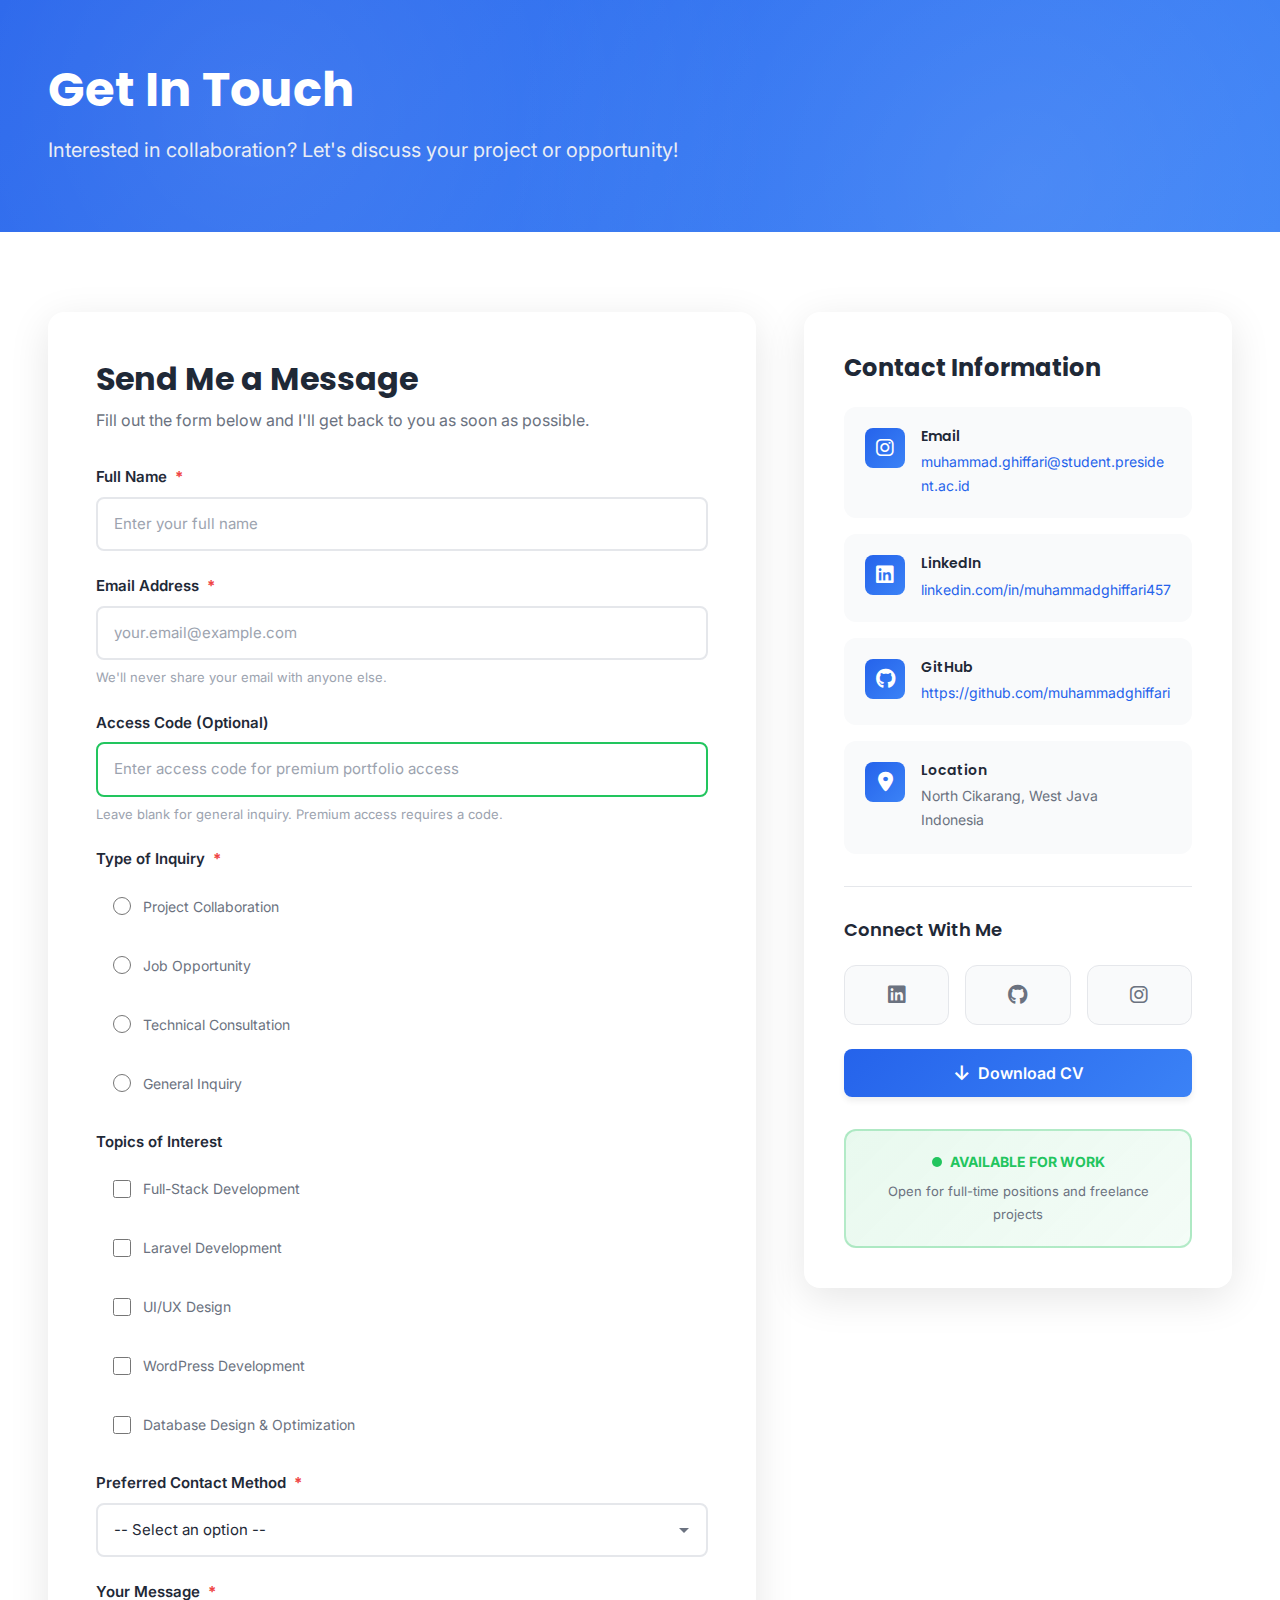
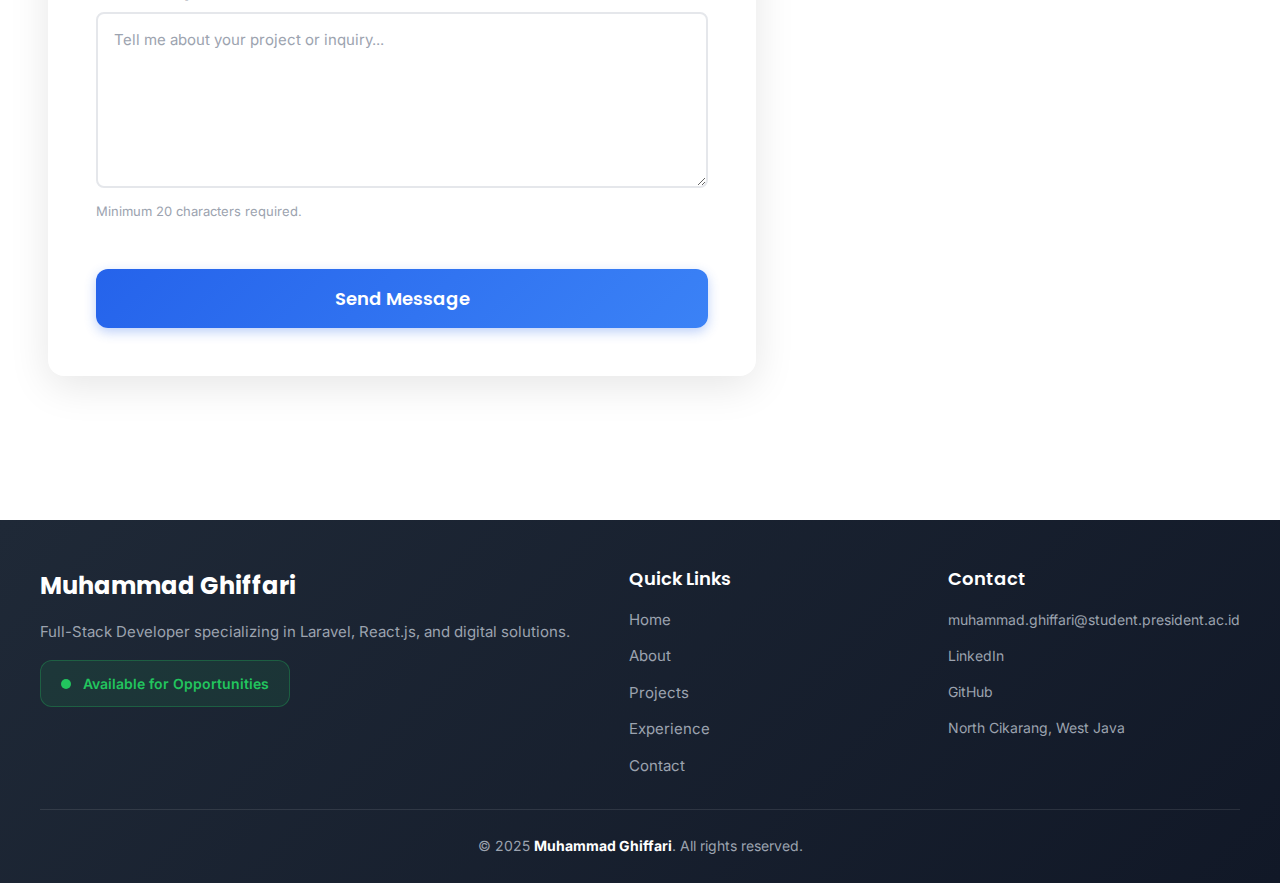
<file: pages/contact.html>
<!DOCTYPE html>
<html lang="en">

<head>
    <meta charset="UTF-8">
    <meta name="viewport" content="width=device-width, initial-scale=1.0">
    <title>Contact - Muhammad Ghiffari</title>

    <!-- Favicon -->
    <link rel="icon" type="image/x-icon" href="../assets/favicon/favicon.ico">
    <link rel="icon" type="image/png" sizes="16x16" href="../assets/favicon/favicon-16x16.png">
    <link rel="icon" type="image/png" sizes="32x32" href="../assets/favicon/favicon-32x32.png">
    
    <!-- Font Awesome CDN untuk Icons -->
    <link rel="stylesheet" href="https://cdnjs.cloudflare.com/ajax/libs/font-awesome/6.5.1/css/all.min.css">

    <!-- Google Fonts -->
    <link
        href="https://fonts.googleapis.com/css2?family=Inter:wght@400;500;600;700&family=Poppins:wght@600;700&display=swap"
        rel="stylesheet">

    <!-- External CSS -->
    <link rel="stylesheet" href="../css/main.css">
    <link rel="stylesheet" href="../css/components.css">
    <link rel="stylesheet" href="../css/pages.css">
    <link rel="stylesheet" href="../css/responsive.css">

    <!-- Internal CSS - Contact page specific styles with form validation -->
    <style>
        /* Contact Header */
        .contact-header {
            background: linear-gradient(135deg, #2563eb 0%, #3b82f6 100%);
            padding: 4rem 0 3rem;
            color: white;
            position: relative;
            overflow: hidden;
        }

        .contact-header::before {
            content: '';
            position: absolute;
            top: 0;
            left: 0;
            right: 0;
            bottom: 0;
            background-image: radial-gradient(circle at 20% 50%, rgba(255, 255, 255, 0.1) 0%, transparent 50%),
                radial-gradient(circle at 80% 80%, rgba(255, 255, 255, 0.1) 0%, transparent 50%);
        }

        /* Contact Container Layout */
        .contact-container {
            display: flex;
            gap: 3rem;
            max-width: 1200px;
            margin: 0 auto;
            align-items: flex-start;
        }

        /* Contact Form Container */
        .contact-form-container {
            flex: 1;
            background-color: white;
            padding: 3rem;
            border-radius: 1rem;
            box-shadow: 0 10px 40px rgba(0, 0, 0, 0.1);
        }

        /* Contact Info Sidebar */
        .contact-info-sidebar {
            flex: 0 0 350px;
            background-color: white;
            padding: 2.5rem;
            border-radius: 1rem;
            box-shadow: 0 10px 40px rgba(0, 0, 0, 0.1);
        }

        /* Form Validation Styles using :valid, :invalid, :focus */
        .form-input:focus,
        .form-textarea:focus,
        .form-select:focus {
            outline: none;
            border-color: #2563eb;
            box-shadow: 0 0 0 3px rgba(37, 99, 235, 0.1);
            background-color: #ffffff;
        }

        /* Valid State - Green Border */
        .form-input:valid,
        .form-textarea:valid,
        .form-select:valid {
            border-color: #22c55e;
        }

        .form-input:valid:focus,
        .form-textarea:valid:focus,
        .form-select:valid:focus {
            border-color: #22c55e;
            box-shadow: 0 0 0 3px rgba(34, 197, 94, 0.1);
        }

        /* Invalid State - Red Border (only after user interaction) */
        .form-input:invalid:not(:placeholder-shown),
        .form-textarea:invalid:not(:placeholder-shown) {
            border-color: #ef4444;
        }

        .form-input:invalid:not(:placeholder-shown):focus,
        .form-textarea:invalid:not(:placeholder-shown):focus {
            border-color: #ef4444;
            box-shadow: 0 0 0 3px rgba(239, 68, 68, 0.1);
        }

        /* Required Field Asterisk */
        .required-asterisk {
            color: #ef4444;
            margin-left: 0.25rem;
            font-weight: 700;
        }

        /* Radio and Checkbox Custom Styling */
        input[type="radio"],
        input[type="checkbox"] {
            width: 18px;
            height: 18px;
            cursor: pointer;
            accent-color: #2563eb;
            transition: all 0.2s ease;
        }

        input[type="radio"]:hover,
        input[type="checkbox"]:hover {
            transform: scale(1.1);
        }

        input[type="radio"]:focus,
        input[type="checkbox"]:focus {
            outline: 2px solid #2563eb;
            outline-offset: 2px;
        }

        /* Radio and Checkbox Labels */
        .radio-label,
        .checkbox-label {
            display: flex;
            align-items: center;
            gap: 0.75rem;
            padding: 0.75rem 1rem;
            border-radius: 0.5rem;
            cursor: pointer;
            transition: all 0.2s ease;
            border: 1px solid transparent;
        }

        .radio-label:hover,
        .checkbox-label:hover {
            background-color: #f9fafb;
            border-color: #e5e7eb;
        }

        .radio-label:has(input:checked),
        .checkbox-label:has(input:checked) {
            background-color: rgba(37, 99, 235, 0.05);
            border-color: #2563eb;
        }

        /* Submit Button Hover & Active States */
        .btn-submit {
            width: 100%;
            background: linear-gradient(135deg, #2563eb 0%, #3b82f6 100%);
            color: white;
            padding: 1rem 2rem;
            border: none;
            border-radius: 0.75rem;
            font-family: 'Poppins', sans-serif;
            font-size: 1.125rem;
            font-weight: 600;
            cursor: pointer;
            transition: all 0.3s ease;
            box-shadow: 0 4px 12px rgba(37, 99, 235, 0.3);
            margin-top: 1.5rem;
        }

        .btn-submit:hover {
            transform: translateY(-2px);
            box-shadow: 0 8px 20px rgba(37, 99, 235, 0.4);
            background: linear-gradient(135deg, #1e40af 0%, #2563eb 100%);
        }

        .btn-submit:active {
            transform: translateY(0);
            box-shadow: 0 2px 8px rgba(37, 99, 235, 0.3);
        }

        /* Contact Info Items */
        .contact-info-item {
            display: flex;
            align-items: flex-start;
            gap: 1rem;
            padding: 1.25rem;
            background-color: #f9fafb;
            border-radius: 0.75rem;
            margin-bottom: 1rem;
            transition: all 0.3s ease;
            border: 1px solid transparent;
        }

        .contact-info-item:hover {
            background-color: #ffffff;
            border-color: #2563eb;
            transform: translateX(8px);
            box-shadow: 0 4px 12px rgba(0, 0, 0, 0.08);
        }

        .contact-icon {
            width: 40px;
            height: 40px;
            background: linear-gradient(135deg, #2563eb 0%, #3b82f6 100%);
            border-radius: 0.5rem;
            display: flex;
            align-items: center;
            justify-content: center;
            color: white;
            font-size: 1.25rem;
            font-weight: 700;
            flex-shrink: 0;
        }

        /* Social Links */
        .social-links-list {
            display: flex;
            gap: 1rem;
            list-style: none;
            padding: 0;
            margin: 1.5rem 0;
        }

        .social-link-item {
            flex: 1;
        }

        .social-link-btn {
            display: flex;
            align-items: center;
            justify-content: center;
            gap: 0.5rem;
            padding: 0.875rem;
            background-color: #f9fafb;
            border: 1px solid #e5e7eb;
            border-radius: 0.75rem;
            color: #6b7280;
            text-decoration: none;
            font-size: 0.875rem;
            font-weight: 600;
            transition: all 0.3s ease;
        }

        .social-link-btn:hover {
            background-color: #2563eb;
            border-color: #2563eb;
            color: white;
            transform: translateY(-4px);
            box-shadow: 0 8px 16px rgba(37, 99, 235, 0.2);
        }

        /* Responsive Layout */
        @media (max-width: 1024px) {
            .contact-container {
                flex-direction: column;
            }

            .contact-info-sidebar {
                flex: 1;
                width: 100%;
            }
        }

        @media (max-width: 768px) {
            .contact-form-container {
                padding: 2rem 1.5rem;
            }

            .contact-info-sidebar {
                padding: 2rem 1.5rem;
            }

            .social-links-list {
                flex-direction: column;
            }
        }
    </style>
</head>

<body>

    <!-- Contact Header -->
    <section class="contact-header">
        <div class="container" style="position: relative; z-index: 2;">
            <h1
                style="font-family: 'Poppins', sans-serif; font-size: 3rem; font-weight: 700; margin-bottom: 1rem; color: #ffffff;">
                Get In Touch
            </h1>
            <p style="font-size: 1.25rem; opacity: 0.95; max-width: 700px; line-height: 1.75; color: #f3f4f6;">
                Interested in collaboration? Let's discuss your project or opportunity!
            </p>
        </div>
    </section>

    <!-- Contact Content -->
    <section class="section">
        <div class="container">

            <div class="contact-container">

                <!-- CONTACT FORM - ALL 7 INPUT TYPES REQUIRED -->
                <div class="contact-form-container">

                    <h2
                        style="font-family: 'Poppins', sans-serif; font-size: 2rem; font-weight: 700; color: #1f2937; margin-bottom: 0.5rem;">
                        Send Me a Message
                    </h2>
                    <p style="color: #6b7280; margin-bottom: 2rem; line-height: 1.75;">
                        Fill out the form below and I'll get back to you as soon as possible.
                    </p>

                    <form class="contact-form" action="#" method="POST">

                        <!-- 1. TEXT INPUT - Name -->
                        <div class="form-group">
                            <label for="name" class="form-label">
                                Full Name
                                <span class="required-asterisk">*</span>
                            </label>
                            <input type="text" id="name" name="name" class="form-input"
                                placeholder="Enter your full name" required minlength="3">
                        </div>

                        <!-- 2. TEXT INPUT - Email -->
                        <div class="form-group">
                            <label for="email" class="form-label">
                                Email Address
                                <span class="required-asterisk">*</span>
                            </label>
                            <input type="email" id="email" name="email" class="form-input"
                                placeholder="your.email@example.com" required>
                            <small class="form-helper">We'll never share your email with anyone else.</small>
                        </div>

                        <!-- 3. PASSWORD INPUT - Access Code -->
                        <div class="form-group">
                            <label for="access" class="form-label">
                                Access Code (Optional)
                            </label>
                            <input type="password" id="access" name="access" class="form-input"
                                placeholder="Enter access code for premium portfolio access" minlength="6">
                            <small class="form-helper">Leave blank for general inquiry. Premium access requires a
                                code.</small>
                        </div>

                        <!-- 4. RADIO BUTTONS - Inquiry Type -->
                        <div class="form-group">
                            <label class="form-label">
                                Type of Inquiry
                                <span class="required-asterisk">*</span>
                            </label>
                            <div class="radio-group">
                                <label class="radio-label">
                                    <input type="radio" name="inquiry" value="project" required>
                                    <span>Project Collaboration</span>
                                </label>
                                <label class="radio-label">
                                    <input type="radio" name="inquiry" value="job">
                                    <span>Job Opportunity</span>
                                </label>
                                <label class="radio-label">
                                    <input type="radio" name="inquiry" value="consultation">
                                    <span>Technical Consultation</span>
                                </label>
                                <label class="radio-label">
                                    <input type="radio" name="inquiry" value="other">
                                    <span>General Inquiry</span>
                                </label>
                            </div>
                        </div>

                        <!-- 5. CHECKBOXES - Topics of Interest -->
                        <div class="form-group">
                            <label class="form-label">
                                Topics of Interest
                            </label>
                            <div class="checkbox-group">
                                <label class="checkbox-label">
                                    <input type="checkbox" name="topics" value="fullstack">
                                    <span>Full-Stack Development</span>
                                </label>
                                <label class="checkbox-label">
                                    <input type="checkbox" name="topics" value="laravel">
                                    <span>Laravel Development</span>
                                </label>
                                <label class="checkbox-label">
                                    <input type="checkbox" name="topics" value="uiux">
                                    <span>UI/UX Design</span>
                                </label>
                                <label class="checkbox-label">
                                    <input type="checkbox" name="topics" value="wordpress">
                                    <span>WordPress Development</span>
                                </label>
                                <label class="checkbox-label">
                                    <input type="checkbox" name="topics" value="database">
                                    <span>Database Design & Optimization</span>
                                </label>
                            </div>
                        </div>

                        <!-- 6. SELECT DROPDOWN - Preferred Contact Method -->
                        <div class="form-group">
                            <label for="contact-method" class="form-label">
                                Preferred Contact Method
                                <span class="required-asterisk">*</span>
                            </label>
                            <select id="contact-method" name="method" class="form-select" required>
                                <option value="">-- Select an option --</option>
                                <option value="email">Email</option>
                                <option value="linkedin">LinkedIn Message</option>
                                <option value="phone">Phone Call</option>
                                <option value="whatsapp">WhatsApp</option>
                            </select>
                        </div>

                        <!-- 7. TEXTAREA - Message -->
                        <div class="form-group">
                            <label for="message" class="form-label">
                                Your Message
                                <span class="required-asterisk">*</span>
                            </label>
                            <textarea id="message" name="message" rows="6" class="form-textarea"
                                placeholder="Tell me about your project or inquiry..." required
                                minlength="20"></textarea>
                            <small class="form-helper">Minimum 20 characters required.</small>
                        </div>

                        <!-- SUBMIT BUTTON -->
                        <button type="submit" class="btn-submit">
                            Send Message
                        </button>

                    </form>

                </div>

                <!-- Contact Info Sidebar -->
                <div class="contact-info-sidebar">

                    <h3
                        style="font-family: 'Poppins', sans-serif; font-size: 1.5rem; font-weight: 700; color: #1f2937; margin-bottom: 1.5rem;">
                        Contact Information
                    </h3>

                    <!-- Email -->
                    <div class="contact-info-item">
                        <div class="contact-icon"><i class="fab fa-instagram"></i></div>
                        <div>
                            <h4 style="font-weight: 600; color: #1f2937; margin-bottom: 0.25rem; font-size: 0.875rem;">
                                Email</h4>
                            <a href="mailto:muhammad.ghiffari@student.president.ac.id"
                                style="color: #2563eb; font-size: 0.875rem; word-break: break-all;">
                                muhammad.ghiffari@student.president.ac.id
                            </a>
                        </div>
                    </div>

                    <!-- LinkedIn -->
                    <div class="contact-info-item">
                        <div class="contact-icon"><i class="fab fa-linkedin"></i></div>
                        <div>
                            <h4 style="font-weight: 600; color: #1f2937; margin-bottom: 0.25rem; font-size: 0.875rem;">
                                LinkedIn</h4>
                            <a href="https://linkedin.com/in/muhammadghiffari457" target="_blank"
                                rel="noopener noreferrer" style="color: #2563eb; font-size: 0.875rem;">
                                linkedin.com/in/muhammadghiffari457
                            </a>
                        </div>
                    </div>

                    <!-- GitHub -->
                    <div class="contact-info-item">
                        <div class="contact-icon"><i class="fab fa-github"></i></div>
                        <div>
                            <h4 style="font-weight: 600; color: #1f2937; margin-bottom: 0.25rem; font-size: 0.875rem;">
                                GitHub</h4>
                            <a href="https://github.com/muhammadghiffari" target="_blank"
                                rel="noopener noreferrer" style="color: #2563eb; font-size: 0.875rem;">
                                https://github.com/muhammadghiffari
                            </a>
                        </div>
                    </div>

                    <!-- Location -->
                    <div class="contact-info-item">
                        <div class="contact-icon"><i class="fa-solid fa-location-dot"></i></div>
                        <div>
                            <h4 style="font-weight: 600; color: #1f2937; margin-bottom: 0.25rem; font-size: 0.875rem;">
                                Location</h4>
                            <p style="color: #6b7280; font-size: 0.875rem; margin: 0;">
                                North Cikarang, West Java<br>Indonesia
                            </p>
                        </div>
                    </div>

                    <!-- Divider -->
                    <hr style="border: none; border-top: 1px solid #e5e7eb; margin: 2rem 0;">

                    <!-- Social Media Links -->
                    <h4
                        style="font-family: 'Poppins', sans-serif; font-size: 1.125rem; font-weight: 600; color: #1f2937; margin-bottom: 1rem;">
                        Connect With Me
                    </h4>

                    <ul class="social-links-list">
                        <li class="social-link-item">
                            <a href="https://linkedin.com/in/muhammadghiffari457" class="social-link-btn"
                                target="_blank" rel="noopener noreferrer" title="LinkedIn">
                                <span style="font-size: 1.25rem;"><i class="fab fa-linkedin"></i></span>
                            </a>
                        </li>
                        <li class="social-link-item">
                            <a href="https://github.com/muhammadghiffari" class="social-link-btn" target="_blank"
                                rel="noopener noreferrer" title="GitHub">
                                <span style="font-size: 1.25rem;"><i class="fab fa-github"></i></span>
                            </a>
                        </li>
                        <li class="social-link-item">
                            <a href="https://instagram.com/mghiffaa" class="social-link-btn" target="_blank"
                                rel="noopener noreferrer" title="Instagram">
                                <span style="font-size: 1.25rem;"><i class="fab fa-instagram"></i></span>
                            </a>
                        </li>
                    </ul>

                    <!-- Download CV Button -->
                    <a href="../assets/documents/cv.pdf" class="btn btn-primary" download="Muhammad_Ghiffari_CV.pdf"
                        style="width: 100%; margin-top: 1.5rem; display: flex; align-items: center; justify-content: center; gap: 0.5rem;">
                        <span style="font-size: 1.25rem;">↓</span>
                        Download CV
                    </a>

                    <!-- Availability Badge -->
                    <div
                        style="margin-top: 2rem; padding: 1.25rem; background: linear-gradient(135deg, rgba(34, 197, 94, 0.1) 0%, rgba(34, 197, 94, 0.05) 100%); border: 2px solid rgba(34, 197, 94, 0.3); border-radius: 0.75rem; text-align: center;">
                        <div
                            style="display: flex; align-items: center; justify-content: center; gap: 0.5rem; margin-bottom: 0.5rem;">
                            <span
                                style="width: 10px; height: 10px; background-color: #22c55e; border-radius: 50%; animation: pulse 2s infinite;"></span>
                            <span style="color: #22c55e; font-weight: 700; font-size: 0.875rem;">AVAILABLE FOR
                                WORK</span>
                        </div>
                        <p style="color: #6b7280; font-size: 0.8125rem; margin: 0;">
                            Open for full-time positions and freelance projects
                        </p>
                    </div>

                </div>

            </div>

        </div>
    </section>

    <!-- Inline CSS - Form validation color accents (demonstration of inline CSS requirement) -->
    <div
        style="display: none; border-color: #22c55e; box-shadow: 0 0 0 3px rgba(34, 197, 94, 0.1); background-color: rgba(37, 99, 235, 0.05);">
    </div>

<!-- Footer Section - Integrated in Page -->
<footer
    style="background: linear-gradient(135deg, #1f2937 0%, #111827 100%); color: #e5e7eb; padding: 3rem 2rem 1.5rem; margin-top: 4rem;">

    <div style="max-width: 1200px; margin: 0 auto; display: grid; grid-template-columns: 2fr 1fr 1fr; gap: 3rem;">

        <!-- Brand Section -->
        <div>
            <div style="display: flex; align-items: center; gap: 0.75rem; margin-bottom: 1rem;">
                <span
                    style="font-family: 'Poppins', sans-serif; font-size: 1.5rem; font-weight: 700; color: #ffffff;">Muhammad
                    Ghiffari</span>
            </div>
            <p style="color: #9ca3af; font-size: 0.9375rem; line-height: 1.6; margin-bottom: 1rem;">
                Full-Stack Developer specializing in Laravel, React.js, and digital solutions.
            </p>
            <div
                style="display: inline-flex; align-items: center; gap: 0.75rem; padding: 0.75rem 1.25rem; background-color: rgba(34, 197, 94, 0.1); border-radius: 0.75rem; border: 1px solid rgba(34, 197, 94, 0.3);">
                <span style="width: 10px; height: 10px; background-color: #22c55e; border-radius: 50%;"></span>
                <span style="color: #22c55e; font-size: 0.875rem; font-weight: 600;">Available for Opportunities</span>
            </div>
        </div>

        <!-- Quick Links -->
        <div>
            <h4
                style="font-family: 'Poppins', sans-serif; font-size: 1.125rem; font-weight: 600; color: #ffffff; margin-bottom: 1rem;">
                Quick Links</h4>
            <ul style="list-style: none; padding: 0; margin: 0; display: flex; flex-direction: column; gap: 0.75rem;">
                <li><a href="home.html" style="color: #9ca3af; text-decoration: none; font-size: 0.9375rem;"
                        target="_parent">Home</a></li>
                <li><a href="about.html" style="color: #9ca3af; text-decoration: none; font-size: 0.9375rem;"
                        target="_parent">About</a></li>
                <li><a href="projects.html" style="color: #9ca3af; text-decoration: none; font-size: 0.9375rem;"
                        target="_parent">Projects</a></li>
                <li><a href="experience.html" style="color: #9ca3af; text-decoration: none; font-size: 0.9375rem;"
                        target="_parent">Experience</a></li>
                <li><a href="contact.html" style="color: #9ca3af; text-decoration: none; font-size: 0.9375rem;"
                        target="_parent">Contact</a></li>
            </ul>
        </div>

        <!-- Contact Info -->
        <div>
            <h4
                style="font-family: 'Poppins', sans-serif; font-size: 1.125rem; font-weight: 600; color: #ffffff; margin-bottom: 1rem;">
                Contact</h4>
            <ul style="list-style: none; padding: 0; margin: 0; display: flex; flex-direction: column; gap: 0.75rem;">
                <li><a href="mailto:muhammad.ghiffari@student.president.ac.id"
                        style="color: #9ca3af; text-decoration: none; font-size: 0.875rem;">muhammad.ghiffari@student.president.ac.id</a>
                </li>
                <li><a href="https://linkedin.com/in/muhammadghiffari457"
                        style="color: #9ca3af; text-decoration: none; font-size: 0.875rem;" target="_blank">LinkedIn</a>
                </li>
                <li><a href="https://github.com/muhammadghiffari"
                        style="color: #9ca3af; text-decoration: none; font-size: 0.875rem;" target="_blank">GitHub</a>
                </li>
                <li><span style="color: #9ca3af; font-size: 0.875rem;">North Cikarang, West Java</span></li>
            </ul>
        </div>

    </div>

    <!-- Footer Bottom -->
    <div
        style="max-width: 1200px; margin: 2rem auto 0; padding-top: 1.5rem; border-top: 1px solid rgba(255, 255, 255, 0.1); text-align: center;">
        <p style="color: #9ca3af; font-size: 0.875rem; margin: 0;">
            © 2025 <strong style="color: #ffffff;">Muhammad Ghiffari</strong>. All rights reserved.
        </p>
    </div>

</footer>

</body>

</html>
</file>
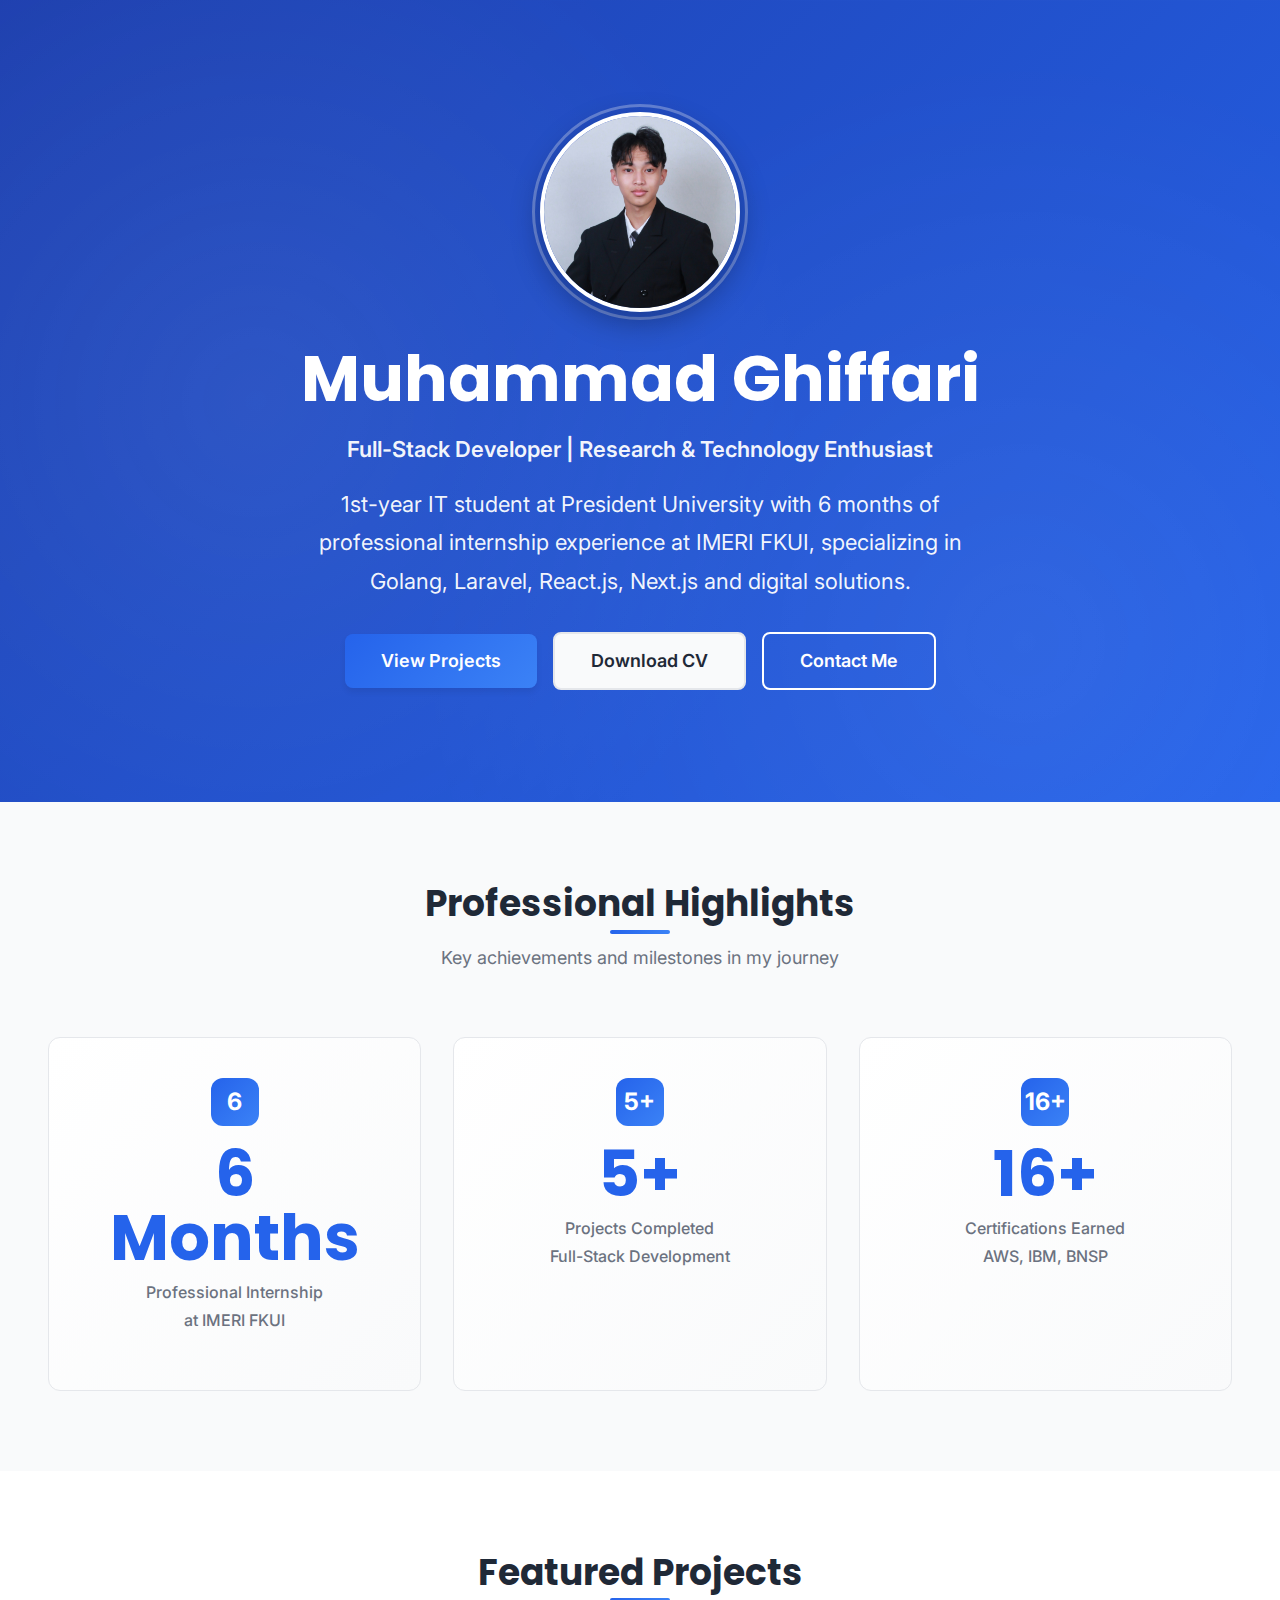
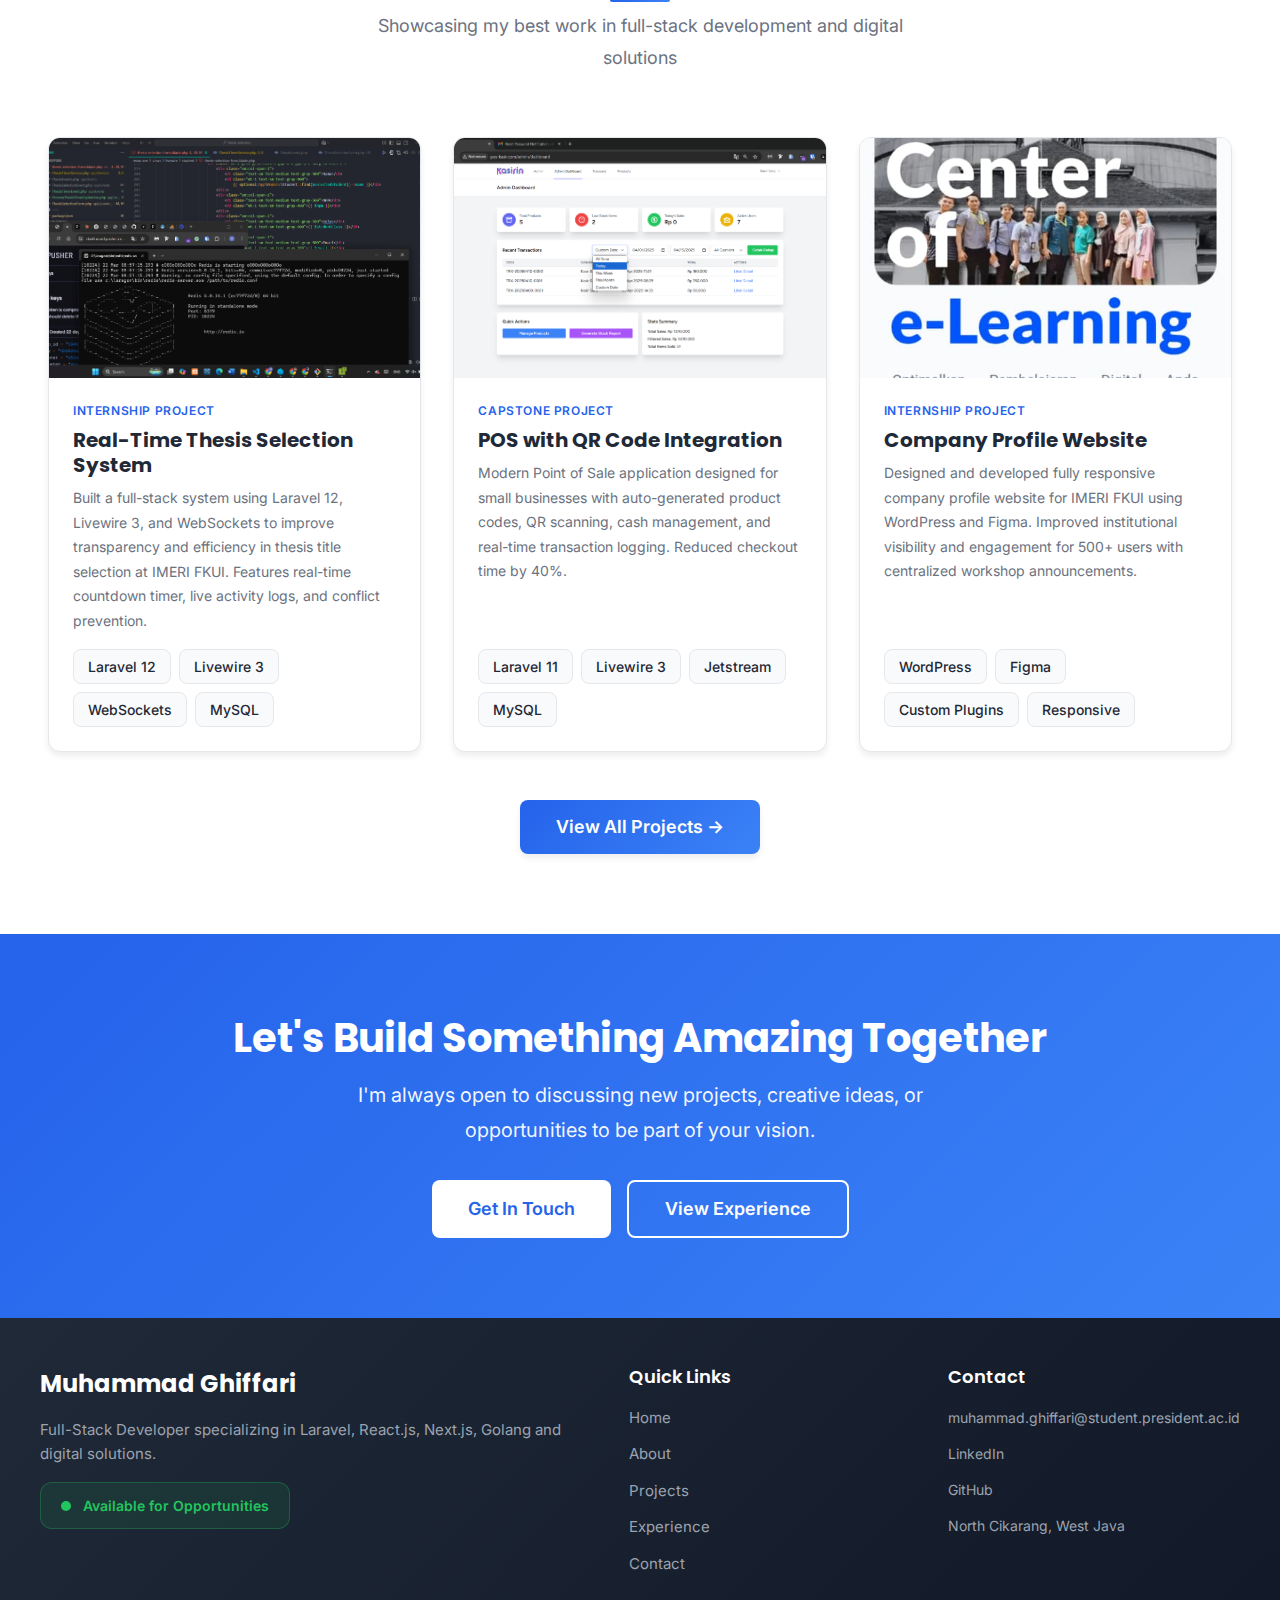
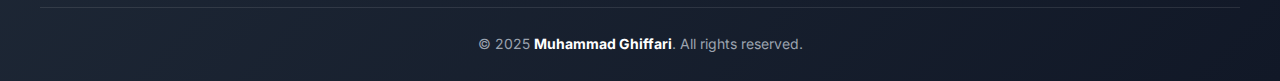
<file: pages/home.html>
<!DOCTYPE html>
<html lang="en">

<head>
    <meta charset="UTF-8">
    <meta name="viewport" content="width=device-width, initial-scale=1.0">
    <title>Home - Muhammad Ghiffari</title>

    <!-- Favicon -->
    <link rel="icon" type="image/x-icon" href="../assets/favicon/favicon.ico">
    <link rel="icon" type="image/png" sizes="16x16" href="../assets/favicon/favicon-16x16.png">
    <link rel="icon" type="image/png" sizes="32x32" href="../assets/favicon/favicon-32x32.png">

    <!-- Font Awesome CDN untuk Icons -->
    <link rel="stylesheet" href="https://cdnjs.cloudflare.com/ajax/libs/font-awesome/6.5.1/css/all.min.css">

    <!-- Google Fonts -->
    <link
        href="https://fonts.googleapis.com/css2?family=Inter:wght@400;500;600;700&family=Poppins:wght@600;700&display=swap"
        rel="stylesheet">

    <!-- External CSS -->
    <link rel="stylesheet" href="../css/main.css">
    <link rel="stylesheet" href="../css/components.css">
    <link rel="stylesheet" href="../css/pages.css">
    <link rel="stylesheet" href="../css/responsive.css">

    <!-- Internal CSS - Home page specific styles -->
    <style>
        /* Hero Section Gradient Background */
        .hero {
            background: linear-gradient(135deg, #1e40af 0%, #2563eb 50%, #3b82f6 100%);
            background-size: 200% 200%;
            animation: gradientShift 8s ease infinite;
            position: relative;
            overflow: hidden;
        }

        @keyframes gradientShift {

            0%,
            100% {
                background-position: 0% 50%;
            }

            50% {
                background-position: 100% 50%;
            }
        }

        /* Hero Pattern Overlay */
        .hero::before {
            content: '';
            position: absolute;
            top: 0;
            left: 0;
            right: 0;
            bottom: 0;
            background-image: radial-gradient(circle at 20% 50%, rgba(255, 255, 255, 0.1) 0%, transparent 50%),
                radial-gradient(circle at 80% 80%, rgba(255, 255, 255, 0.1) 0%, transparent 50%);
            background-size: cover;
            background-position: center;
            opacity: 0.6;
        }

        /* Hero Content - Centered with Proper Layout */
        .hero-content {
            text-align: center;
            position: relative;
            z-index: 2;
            display: flex;
            flex-direction: column;
            align-items: center;
            justify-content: center;
            max-width: 900px;
            margin: 0 auto;
            padding: 0 1rem;
        }

        /* Hero Title */
        .hero-title {
            color: white;
            font-size: 3rem;
            margin-bottom: 1rem;
            font-family: 'Poppins', sans-serif;
            font-weight: 700;
            line-height: 1.1;
            width: 100%;
        }

        /* Hero Tagline */
        .hero-tagline {
            color: rgba(255, 255, 255, 0.95);
            font-size: 1.5rem;
            font-weight: 600;
            margin-bottom: 1rem;
            line-height: 1.4;
            width: 100%;
        }

        /* Hero Description */
        .hero-description {
            color: rgba(255, 255, 255, 0.9);
            font-size: 1.125rem;
            max-width: 700px;
            margin: 0 auto 2rem;
            line-height: 1.75;
            width: 100%;
        }

        /* Hero Buttons Container */
        .hero-buttons {
            display: flex;
            align-items: center;
            justify-content: center;
            gap: 1rem;
            flex-wrap: wrap;
            width: 100%;
        }

        /* Profile Image Container with Interactive Effects */
        .profile-image-container {
            position: relative;
            width: 200px;
            height: 200px;
            margin: 0 auto 2rem;
            cursor: pointer;
        }

        .profile-image-ring {
            position: absolute;
            top: -8px;
            left: -8px;
            right: -8px;
            bottom: -8px;
            border: 3px solid rgba(255, 255, 255, 0.3);
            border-radius: 50%;
            animation: rotate 10s linear infinite;
            transition: all 0.3s ease;
        }

        .profile-image-container:hover .profile-image-ring {
            border-color: rgba(255, 255, 255, 0.6);
            border-width: 4px;
            top: -12px;
            left: -12px;
            right: -12px;
            bottom: -12px;
        }

        @keyframes rotate {
            from {
                transform: rotate(0deg);
            }

            to {
                transform: rotate(360deg);
            }
        }

        .profile-image-wrapper {
            width: 100%;
            height: 100%;
            border-radius: 50%;
            overflow: hidden;
            position: relative;
            z-index: 1;
            border: 4px solid white;
            box-shadow: 0 10px 30px rgba(0, 0, 0, 0.3);
            transition: all 0.4s cubic-bezier(0.4, 0, 0.2, 1);
        }

        .profile-image-container:hover .profile-image-wrapper {
            transform: scale(1.08);
            box-shadow: 0 20px 50px rgba(0, 0, 0, 0.5);
            border-width: 5px;
        }

        .profile-image {
            width: 100%;
            height: 100%;
            object-fit: cover;
            transition: all 0.5s ease;
            filter: brightness(1) saturate(1.1);
        }

        .profile-image-container:hover .profile-image {
            filter: brightness(0.95) saturate(1.3) contrast(1.1);
            transform: scale(1.05);
        }

        /* Placeholder Fallback */
        .profile-placeholder {
            width: 100%;
            height: 100%;
            background: linear-gradient(135deg, #2563eb 0%, #3b82f6 100%);
            display: flex;
            align-items: center;
            justify-content: center;
            border-radius: 50%;
        }

        /* Stats Grid Animation */
        .stats-grid {
            display: grid;
            grid-template-columns: repeat(auto-fit, minmax(250px, 1fr));
            gap: 2rem;
            animation: fadeInUp 0.8s ease-out 0.3s both;
        }

        @keyframes fadeInUp {
            from {
                opacity: 0;
                transform: translateY(30px);
            }

            to {
                opacity: 1;
                transform: translateY(0);
            }
        }

        /* Featured Projects Grid */
        .projects-grid {
            display: grid;
            grid-template-columns: repeat(auto-fit, minmax(320px, 1fr));
            gap: 2rem;
            animation: fadeInUp 0.8s ease-out 0.5s both;
        }
    </style>
</head>

<body>

    <!-- Hero Section -->
    <section class="hero section-lg">
        <div class="container">
            <div class="hero-content">

                <!-- Profile Image with Interactive Effect -->
                <div class="profile-image-container">
                    <div class="profile-image-ring"></div>
                    <div class="profile-image-wrapper">
                        <img src="../assets/images/profile/profile-photo.jpg" alt="Muhammad Ghiffari Profile"
                            class="profile-image"
                            onerror="this.style.display='none'; this.nextElementSibling.style.display='flex';">
                        <div class="profile-placeholder" style="display: none;">
                            <span style="font-size: 4rem; color: white;">👨‍💻</span>
                        </div>
                    </div>
                </div>

                <!-- Hero Title -->
                <h1 class="hero-title">
                    Muhammad Ghiffari
                </h1>

                <!-- Tagline -->
                <p class="hero-tagline">
                    Full-Stack Developer | Research & Technology Enthusiast
                </p>

                <!-- Brief Introduction -->
                <p class="hero-description">
                    1st-year IT student at President University with 6 months of professional internship experience at
                    IMERI FKUI, specializing in Golang, Laravel, React.js, Next.js and digital solutions.
                </p>

                <!-- CTA Buttons -->
                <div class="hero-buttons">
                    <a href="projects.html" class="btn btn-primary btn-lg" target="_parent">
                        View Projects
                    </a>
                    <a href="../assets/documents/cv.pdf" class="btn btn-secondary btn-lg"
                        download="Muhammad_Ghiffari_CV.pdf">
                        Download CV
                    </a>
                    <a href="contact.html" class="btn btn-outline btn-lg" target="_parent"
                        style="border-color: white; color: white;">
                        Contact Me
                    </a>
                </div>

            </div>
        </div>
    </section>

    <!-- Quick Stats Section -->
    <section class="section bg-light">
        <div class="container">

            <div class="section-header">
                <h2 class="section-title">Professional Highlights</h2>
                <p class="section-subtitle">Key achievements and milestones in my journey</p>
            </div>

            <div class="stats-grid">

                <!-- Stat 1: Internship Experience -->
                <div class="stat-card">
                    <div class="stat-icon">6</div>
                    <span class="stat-number">6 Months</span>
                    <p class="stat-label">Professional Internship<br>at IMERI FKUI</p>
                </div>

                <!-- Stat 2: Projects Completed -->
                <div class="stat-card">
                    <div class="stat-icon">5+</div>
                    <span class="stat-number">5+</span>
                    <p class="stat-label">Projects Completed<br>Full-Stack Development</p>
                </div>

                <!-- Stat 3: Certifications -->
                <div class="stat-card">
                    <div class="stat-icon">16+</div>
                    <span class="stat-number">16+</span>
                    <p class="stat-label">Certifications Earned<br>AWS, IBM, BNSP</p>
                </div>

            </div>

        </div>
    </section>

    <!-- Featured Projects Section -->
    <section class="section">
        <div class="container">

            <div class="section-header">
                <h2 class="section-title">Featured Projects</h2>
                <p class="section-subtitle">Showcasing my best work in full-stack development and digital solutions</p>
            </div>

            <div class="projects-grid">

                <!-- Project 1: Real-Time Thesis Selection System -->
                <div class="project-card">
                    <div class="project-image-container">
                        <img src="../assets/images/experience/project-development.png" alt="Real-Time Thesis Selection System"
                            class="project-image"
                            onerror="this.src='data:image/svg+xml,%3Csvg xmlns=\'http://www.w3.org/2000/svg\' width=\'400\' height=\'220\'%3E%3Crect fill=\'%23f3f4f6\' width=\'400\' height=\'220\'/%3E%3Ctext x=\'50%25\' y=\'50%25\' dominant-baseline=\'middle\' text-anchor=\'middle\' fill=\'%236b7280\' font-size=\'18\' font-family=\'Inter, sans-serif\'%3EThesis Selection System%3C/text%3E%3C/svg%3E'">
                    </div>
                    <div class="project-content">
                        <div class="project-category">Internship Project</div>
                        <h3 class="project-title">Real-Time Thesis Selection System</h3>
                        <p class="project-description">
                            Built a full-stack system using Laravel 12, Livewire 3, and WebSockets to improve
                            transparency and efficiency in thesis title selection at IMERI FKUI. Features real-time
                            countdown timer, live activity logs, and conflict prevention.
                        </p>
                        <div class="project-tags">
                            <span class="tag">Laravel 12</span>
                            <span class="tag">Livewire 3</span>
                            <span class="tag">WebSockets</span>
                            <span class="tag">MySQL</span>
                        </div>
                    </div>
                </div>

                <!-- Project 2: POS with QR Code Integration -->
                <div class="project-card">
                    <div class="project-image-container">
                        <img src="../assets/images/projects/pos-interface.png" alt="POS Application with QR Code"
                            class="project-image"
                            onerror="this.src='data:image/svg+xml,%3Csvg xmlns=\'http://www.w3.org/2000/svg\' width=\'400\' height=\'220\'%3E%3Crect fill=\'%23f3f4f6\' width=\'400\' height=\'220\'/%3E%3Ctext x=\'50%25\' y=\'50%25\' dominant-baseline=\'middle\' text-anchor=\'middle\' fill=\'%236b7280\' font-size=\'18\' font-family=\'Inter, sans-serif\'%3EPOS Application%3C/text%3E%3C/svg%3E'">
                    </div>
                    <div class="project-content">
                        <div class="project-category">Capstone Project</div>
                        <h3 class="project-title">POS with QR Code Integration</h3>
                        <p class="project-description">
                            Modern Point of Sale application designed for small businesses with auto-generated product
                            codes, QR scanning, cash management, and real-time transaction logging. Reduced checkout
                            time by 40%.
                        </p>
                        <div class="project-tags">
                            <span class="tag">Laravel 11</span>
                            <span class="tag">Livewire 3</span>
                            <span class="tag">Jetstream</span>
                            <span class="tag">MySQL</span>
                        </div>
                    </div>
                </div>

                <!-- Project 3: Company Profile Website -->
                <div class="project-card">
                    <div class="project-image-container">
                        <img src="../assets/images/projects/company-homepage.jpg" alt="IMERI FKUI Company Profile"
                            class="project-image"
                            onerror="this.src='data:image/svg+xml,%3Csvg xmlns=\'http://www.w3.org/2000/svg\' width=\'400\' height=\'220\'%3E%3Crect fill=\'%23f3f4f6\' width=\'400\' height=\'220\'/%3E%3Ctext x=\'50%25\' y=\'50%25\' dominant-baseline=\'middle\' text-anchor=\'middle\' fill=\'%236b7280\' font-size=\'18\' font-family=\'Inter, sans-serif\'%3ECompany Profile%3C/text%3E%3C/svg%3E'">
                    </div>
                    <div class="project-content">
                        <div class="project-category">Internship Project</div>
                        <h3 class="project-title">Company Profile Website</h3>
                        <p class="project-description">
                            Designed and developed fully responsive company profile website for IMERI FKUI using
                            WordPress and Figma. Improved institutional visibility and engagement for 500+ users with
                            centralized workshop announcements.
                        </p>
                        <div class="project-tags">
                            <span class="tag">WordPress</span>
                            <span class="tag">Figma</span>
                            <span class="tag">Custom Plugins</span>
                            <span class="tag">Responsive</span>
                        </div>
                    </div>
                </div>

            </div>

            <!-- View All Projects Link -->
            <div style="text-align: center; margin-top: 3rem;">
                <a href="projects.html" class="btn btn-primary btn-lg" target="_parent">
                    View All Projects →
                </a>
            </div>

        </div>
    </section>

    <!-- Call to Action Section -->
    <section class="section bg-gradient"
        style="margin-bottom: -4rem; background: linear-gradient(135deg, #2563eb 0%, #3b82f6 100%);">
        <div class="container" style="text-align: center;">
            <h2
                style="color: white; font-size: 2.5rem; margin-bottom: 1rem; font-family: 'Poppins', sans-serif; font-weight: 700;">
                Let's Build Something Amazing Together
            </h2>
            <p
                style="color: rgba(255, 255, 255, 0.95); font-size: 1.25rem; max-width: 600px; margin: 0 auto 2rem; line-height: 1.75;">
                I'm always open to discussing new projects, creative ideas, or opportunities to be part of your vision.
            </p>
            <div class="flex justify-center gap-md" style="flex-wrap: wrap;">
                <a href="contact.html" class="btn btn-lg" target="_parent"
                    style="background-color: white; color: #2563eb; font-weight: 600;">
                    Get In Touch
                </a>
                <a href="experience.html" class="btn btn-lg" target="_parent"
                    style="border: 2px solid white; background: transparent; color: white; font-weight: 600;">
                    View Experience
                </a>
            </div>
        </div>
    </section>

    <!-- Footer Section - Integrated in Page -->
    <footer
        style="background: linear-gradient(135deg, #1f2937 0%, #111827 100%); color: #e5e7eb; padding: 3rem 2rem 1.5rem; margin-top: 4rem;">

        <div style="max-width: 1200px; margin: 0 auto; display: grid; grid-template-columns: 2fr 1fr 1fr; gap: 3rem;">

            <!-- Brand Section -->
            <div>
                <div style="display: flex; align-items: center; gap: 0.75rem; margin-bottom: 1rem;">
                    <span
                        style="font-family: 'Poppins', sans-serif; font-size: 1.5rem; font-weight: 700; color: #ffffff;">Muhammad
                        Ghiffari</span>
                </div>
                <p style="color: #9ca3af; font-size: 0.9375rem; line-height: 1.6; margin-bottom: 1rem;">
                    Full-Stack Developer specializing in Laravel, React.js, Next.js, Golang and digital solutions.
                </p>
                <div
                    style="display: inline-flex; align-items: center; gap: 0.75rem; padding: 0.75rem 1.25rem; background-color: rgba(34, 197, 94, 0.1); border-radius: 0.75rem; border: 1px solid rgba(34, 197, 94, 0.3);">
                    <span style="width: 10px; height: 10px; background-color: #22c55e; border-radius: 50%;"></span>
                    <span style="color: #22c55e; font-size: 0.875rem; font-weight: 600;">Available for
                        Opportunities</span>
                </div>
            </div>

            <!-- Quick Links -->
            <div>
                <h4
                    style="font-family: 'Poppins', sans-serif; font-size: 1.125rem; font-weight: 600; color: #ffffff; margin-bottom: 1rem;">
                    Quick Links</h4>
                <ul
                    style="list-style: none; padding: 0; margin: 0; display: flex; flex-direction: column; gap: 0.75rem;">
                    <li><a href="home.html" style="color: #9ca3af; text-decoration: none; font-size: 0.9375rem;"
                            target="_parent">Home</a></li>
                    <li><a href="about.html" style="color: #9ca3af; text-decoration: none; font-size: 0.9375rem;"
                            target="_parent">About</a></li>
                    <li><a href="projects.html" style="color: #9ca3af; text-decoration: none; font-size: 0.9375rem;"
                            target="_parent">Projects</a></li>
                    <li><a href="experience.html" style="color: #9ca3af; text-decoration: none; font-size: 0.9375rem;"
                            target="_parent">Experience</a></li>
                    <li><a href="contact.html" style="color: #9ca3af; text-decoration: none; font-size: 0.9375rem;"
                            target="_parent">Contact</a></li>
                </ul>
            </div>

            <!-- Contact Info -->
            <div>
                <h4
                    style="font-family: 'Poppins', sans-serif; font-size: 1.125rem; font-weight: 600; color: #ffffff; margin-bottom: 1rem;">
                    Contact</h4>
                <ul
                    style="list-style: none; padding: 0; margin: 0; display: flex; flex-direction: column; gap: 0.75rem;">
                    <li><a href="mailto:muhammad.ghiffari@student.president.ac.id"
                            style="color: #9ca3af; text-decoration: none; font-size: 0.875rem;">muhammad.ghiffari@student.president.ac.id</a>
                    </li>
                    <li><a href="https://linkedin.com/in/muhammadghiffari457"
                            style="color: #9ca3af; text-decoration: none; font-size: 0.875rem;"
                            target="_blank">LinkedIn</a>
                    </li>
                    <li><a href="https://github.com/muhammadghiffari"
                            style="color: #9ca3af; text-decoration: none; font-size: 0.875rem;"
                            target="_blank">GitHub</a>
                    </li>
                    <li><span style="color: #9ca3af; font-size: 0.875rem;">North Cikarang, West Java</span></li>
                </ul>
            </div>

        </div>

        <!-- Footer Bottom -->
        <div
            style="max-width: 1200px; margin: 2rem auto 0; padding-top: 1.5rem; border-top: 1px solid rgba(255, 255, 255, 0.1); text-align: center;">
            <p style="color: #9ca3af; font-size: 0.875rem; margin: 0;">
                © 2025 <strong style="color: #ffffff;">Muhammad Ghiffari</strong>. All rights reserved.
            </p>
        </div>

    </footer>

    <!-- Inline CSS -->
    <div style="display: none; background-color: #22c55e; color: #2563eb; border-color: rgba(37, 99, 235, 0.2);"></div>

</body>

</html>
</file>
<file: style.css>
body{
    min-height: 3000px;
}

.jumbotron{
    padding-top: 7rem;
    background-color: #e2edff;
}

.navimg {
    margin-right: 1.5px;
    margin-bottom: 4px;
    width: 28px;
    height: 30px;
    border-radius: 25%;
}

#gallery{
    background-color: #e2edff;  
}

.rounded-circle{
    margin-top: 18px;
}

h2{
    margin-bottom: 10px;
}

.card-img-top{
    border-radius: 10px, 10px, 10px, 0px;
}

.card{
    border-radius: 10px;
}

#contact{
    margin-top: 20px;
}

section{
    padding-top: 6rem;
}
</file>
<file: css/main.css>
/* ============================================
   MAIN.CSS - Global Styles & CSS Variables
   Muhammad Ghiffari Portfolio Website
   ============================================ */

/* ============================================
   CSS CUSTOM PROPERTIES (Variables)
   ============================================ */
:root {
    /* Primary Colors */
    --primary: #2563eb;
    --primary-dark: #1e40af;
    --primary-light: #60a5fa;
    --accent: #3b82f6;

    /* Text Colors */
    --text: #1f2937;
    --text-light: #6b7280;
    --text-lighter: #9ca3af;
    --text-white: #ffffff;

    /* Background Colors - demonstrating background-color property */
    --bg: #ffffff;
    --bg-light: #f9fafb;
    --bg-gray: #f3f4f6;
    --bg-dark: #1f2937;
    --bg-darker: #111827;

    /* Semantic Colors */
    --success: #22c55e;
    --success-light: #86efac;
    --error: #ef4444;
    --error-light: #fca5a5;
    --warning: #f59e0b;
    --info: #3b82f6;

    /* Border Colors */
    --border: #e5e7eb;
    --border-light: #f3f4f6;
    --border-dark: #d1d5db;

    /* Shadows */
    --shadow-sm: 0 1px 2px rgba(0, 0, 0, 0.05);
    --shadow-md: 0 4px 6px rgba(0, 0, 0, 0.07);
    --shadow-lg: 0 10px 15px rgba(0, 0, 0, 0.1);
    --shadow-xl: 0 20px 25px rgba(0, 0, 0, 0.15);

    /* Spacing Scale */
    --space-xs: 0.25rem;
    /* 4px */
    --space-sm: 0.5rem;
    /* 8px */
    --space-md: 1rem;
    /* 16px */
    --space-lg: 1.5rem;
    /* 24px */
    --space-xl: 2rem;
    /* 32px */
    --space-2xl: 3rem;
    /* 48px */
    --space-3xl: 4rem;
    /* 64px */

    /* Border Radius */
    --radius-sm: 0.25rem;
    --radius-md: 0.5rem;
    --radius-lg: 0.75rem;
    --radius-xl: 1rem;
    --radius-full: 9999px;

    /* Transitions */
    --transition-fast: 0.15s ease;
    --transition-base: 0.3s ease;
    --transition-slow: 0.5s ease;

    /* Font Families - demonstrating font-family property */
    --font-heading: 'Poppins', sans-serif;
    --font-body: 'Inter', sans-serif;

    /* Font Sizes - demonstrating font-size property */
    --text-xs: 0.75rem;
    /* 12px */
    --text-sm: 0.875rem;
    /* 14px */
    --text-base: 1rem;
    /* 16px */
    --text-lg: 1.125rem;
    /* 18px */
    --text-xl: 1.25rem;
    /* 20px */
    --text-2xl: 1.5rem;
    /* 24px */
    --text-3xl: 1.875rem;
    /* 30px */
    --text-4xl: 2.25rem;
    /* 36px */
    --text-5xl: 3rem;
    /* 48px */

    /* Font Weights - demonstrating font-weight property */
    --font-normal: 400;
    --font-medium: 500;
    --font-semibold: 600;
    --font-bold: 700;

    /* Line Heights - demonstrating line-height property */
    --leading-none: 1;
    --leading-tight: 1.25;
    --leading-normal: 1.5;
    --leading-relaxed: 1.75;
    --leading-loose: 2;

    /* Container Max Width */
    --container-sm: 640px;
    --container-md: 768px;
    --container-lg: 1024px;
    --container-xl: 1280px;
}


/* ============================================
   CSS RESET & NORMALIZATION
   ============================================ */

/* Box Sizing Reset */
*,
*::before,
*::after {
    box-sizing: border-box;
    margin: 0;
    padding: 0;
}

/* HTML & Body Base Styles */
html {
    font-size: 16px;
    scroll-behavior: smooth;
    -webkit-font-smoothing: antialiased;
    -moz-osx-font-smoothing: grayscale;
}

body {
    margin: 0;
    padding: 0;
    font-family: var(--font-body);
    font-size: var(--text-base);
    font-weight: var(--font-normal);
    line-height: var(--leading-normal);
    color: var(--text);
    background-color: var(--bg);
    overflow-x: hidden;
}

/* Remove Default Margins */
h1,
h2,
h3,
h4,
h5,
h6,
p,
ul,
ol,
li,
figure,
figcaption,
blockquote,
dl,
dd {
    margin: 0;
    padding: 0;
}

/* Remove List Styles */
ul,
ol {
    list-style: none;
}

/* Image Reset */
img,
picture,
video,
canvas,
svg {
    display: block;
    max-width: 100%;
    height: auto;
}

/* Form Elements Reset */
input,
button,
textarea,
select {
    font: inherit;
    color: inherit;
}

/* Remove Button Styles */
button {
    background: none;
    border: none;
    cursor: pointer;
}

/* Link Reset */
a {
    color: inherit;
    text-decoration: none;
}

/* Table Reset */
table {
    border-collapse: collapse;
    border-spacing: 0;
}


/* ============================================
   TYPOGRAPHY SYSTEM
   ============================================ */

/* Headings - using Poppins font */
h1,
h2,
h3,
h4,
h5,
h6 {
    font-family: var(--font-heading);
    font-weight: var(--font-bold);
    line-height: var(--leading-tight);
    color: var(--text);
    margin-bottom: var(--space-md);
}

h1 {
    font-size: var(--text-5xl);
    font-weight: var(--font-bold);
    line-height: 1.1;
}

h2 {
    font-size: var(--text-4xl);
    font-weight: var(--font-bold);
    line-height: 1.2;
}

h3 {
    font-size: var(--text-3xl);
    font-weight: var(--font-semibold);
    line-height: 1.3;
}

h4 {
    font-size: var(--text-2xl);
    font-weight: var(--font-semibold);
}

h5 {
    font-size: var(--text-xl);
    font-weight: var(--font-medium);
}

h6 {
    font-size: var(--text-lg);
    font-weight: var(--font-medium);
}

/* Paragraphs */
p {
    margin-bottom: var(--space-md);
    line-height: var(--leading-relaxed);
    color: var(--text-light);
}

/* Strong & Bold */
strong,
b {
    font-weight: var(--font-bold);
    color: var(--text);
}

/* Emphasis */
em,
i {
    font-style: italic;
}

/* Small Text */
small {
    font-size: var(--text-sm);
    color: var(--text-lighter);
}

/* Links */
a {
    color: var(--primary);
    text-decoration: none;
    transition: color var(--transition-fast);
}

a:hover {
    color: var(--primary-dark);
}

a:focus {
    outline: 2px solid var(--primary);
    outline-offset: 2px;
}


/* ============================================
   LAYOUT UTILITIES
   ============================================ */

/* Container - demonstrating width and max-width properties */
.container {
    width: 100%;
    max-width: var(--container-xl);
    margin-left: auto;
    margin-right: auto;
    padding-left: var(--space-md);
    padding-right: var(--space-md);
}

.container-sm {
    max-width: var(--container-sm);
}

.container-md {
    max-width: var(--container-md);
}

.container-lg {
    max-width: var(--container-lg);
}

/* Section Spacing - demonstrating padding and margin properties */
.section {
    padding-top: var(--space-3xl);
    padding-bottom: var(--space-3xl);
}

.section-sm {
    padding-top: var(--space-2xl);
    padding-bottom: var(--space-2xl);
}

.section-lg {
    padding-top: 5rem;
    padding-bottom: 5rem;
}

/* Flexbox Utilities - demonstrating display, flex, align-items, justify-content */
.flex {
    display: flex;
}

.flex-col {
    display: flex;
    flex-direction: column;
}

.flex-row {
    display: flex;
    flex-direction: row;
}

.flex-wrap {
    flex-wrap: wrap;
}

.items-center {
    align-items: center;
}

.items-start {
    align-items: flex-start;
}

.items-end {
    align-items: flex-end;
}

.justify-center {
    justify-content: center;
}

.justify-between {
    justify-content: space-between;
}

.justify-start {
    justify-content: flex-start;
}

.justify-end {
    justify-content: flex-end;
}

.gap-sm {
    gap: var(--space-sm);
}

.gap-md {
    gap: var(--space-md);
}

.gap-lg {
    gap: var(--space-lg);
}

.gap-xl {
    gap: var(--space-xl);
}

/* Position Utilities - demonstrating position property */
.relative {
    position: relative;
}

.absolute {
    position: absolute;
}

.fixed {
    position: fixed;
}

.sticky {
    position: sticky;
    top: 0;
}


/* ============================================
   BACKGROUND UTILITIES
   Demonstrating 5+ background properties
   ============================================ */

/* Background Color - property #1 */
.bg-primary {
    background-color: var(--primary);
}

.bg-white {
    background-color: var(--bg);
}

.bg-light {
    background-color: var(--bg-light);
}

.bg-gray {
    background-color: var(--bg-gray);
}

.bg-dark {
    background-color: var(--bg-dark);
}

/* Background Image - property #2 */
.bg-gradient {
    background-image: linear-gradient(135deg, var(--primary) 0%, var(--accent) 100%);
}

.bg-gradient-dark {
    background-image: linear-gradient(135deg, var(--bg-dark) 0%, var(--bg-darker) 100%);
}

/* Background Size - property #3 */
.bg-cover {
    background-size: cover;
}

.bg-contain {
    background-size: contain;
}

.bg-auto {
    background-size: auto;
}

/* Background Position - property #4 */
.bg-center {
    background-position: center;
}

.bg-top {
    background-position: top;
}

.bg-bottom {
    background-position: bottom;
}

/* Background Repeat - property #5 */
.bg-no-repeat {
    background-repeat: no-repeat;
}

.bg-repeat {
    background-repeat: repeat;
}

.bg-repeat-x {
    background-repeat: repeat-x;
}


/* ============================================
   SPACING UTILITIES
   Demonstrating margin and padding properties
   ============================================ */

/* Margin Utilities */
.m-0 {
    margin: 0;
}

.mt-sm {
    margin-top: var(--space-sm);
}

.mt-md {
    margin-top: var(--space-md);
}

.mt-lg {
    margin-top: var(--space-lg);
}

.mt-xl {
    margin-top: var(--space-xl);
}

.mb-sm {
    margin-bottom: var(--space-sm);
}

.mb-md {
    margin-bottom: var(--space-md);
}

.mb-lg {
    margin-bottom: var(--space-lg);
}

.mb-xl {
    margin-bottom: var(--space-xl);
}

.my-md {
    margin-top: var(--space-md);
    margin-bottom: var(--space-md);
}

.my-lg {
    margin-top: var(--space-lg);
    margin-bottom: var(--space-lg);
}

.mx-auto {
    margin-left: auto;
    margin-right: auto;
}

/* Padding Utilities */
.p-0 {
    padding: 0;
}

.p-sm {
    padding: var(--space-sm);
}

.p-md {
    padding: var(--space-md);
}

.p-lg {
    padding: var(--space-lg);
}

.p-xl {
    padding: var(--space-xl);
}

.pt-md {
    padding-top: var(--space-md);
}

.pb-md {
    padding-bottom: var(--space-md);
}

.py-md {
    padding-top: var(--space-md);
    padding-bottom: var(--space-md);
}

.py-lg {
    padding-top: var(--space-lg);
    padding-bottom: var(--space-lg);
}

.px-md {
    padding-left: var(--space-md);
    padding-right: var(--space-md);
}

.px-lg {
    padding-left: var(--space-lg);
    padding-right: var(--space-lg);
}


/* ============================================
   DIMENSION UTILITIES
   Demonstrating width and height properties
   ============================================ */

/* Width Properties */
.w-full {
    width: 100%;
}

.w-half {
    width: 50%;
}

.w-auto {
    width: auto;
}

.max-w-full {
    max-width: 100%;
}

/* Height Properties */
.h-full {
    height: 100%;
}

.h-auto {
    height: auto;
}

.min-h-screen {
    min-height: 100vh;
}


/* ============================================
   TEXT UTILITIES
   ============================================ */

.text-center {
    text-align: center;
}

.text-left {
    text-align: left;
}

.text-right {
    text-align: right;
}

.text-white {
    color: var(--text-white);
}

.text-primary {
    color: var(--primary);
}

.text-light {
    color: var(--text-light);
}

.text-dark {
    color: var(--text);
}

.font-bold {
    font-weight: var(--font-bold);
}

.font-semibold {
    font-weight: var(--font-semibold);
}

.font-medium {
    font-weight: var(--font-medium);
}


/* ============================================
   BORDER & SHADOW UTILITIES
   ============================================ */

.border {
    border: 1px solid var(--border);
}

.border-light {
    border: 1px solid var(--border-light);
}

.rounded {
    border-radius: var(--radius-md);
}

.rounded-lg {
    border-radius: var(--radius-lg);
}

.rounded-full {
    border-radius: var(--radius-full);
}

.shadow-sm {
    box-shadow: var(--shadow-sm);
}

.shadow-md {
    box-shadow: var(--shadow-md);
}

.shadow-lg {
    box-shadow: var(--shadow-lg);
}

.shadow-xl {
    box-shadow: var(--shadow-xl);
}


/* ============================================
   TRANSITION UTILITIES
   ============================================ */

.transition {
    transition: all var(--transition-base);
}

.transition-fast {
    transition: all var(--transition-fast);
}

.transition-slow {
    transition: all var(--transition-slow);
}


/* ============================================
   VISIBILITY UTILITIES
   ============================================ */

.hidden {
    display: none;
}

.visible {
    display: block;
}

.invisible {
    visibility: hidden;
}


/* ============================================
   ACCESSIBILITY
   ============================================ */

/* Skip to Content Link */
.skip-link {
    position: absolute;
    top: -40px;
    left: 0;
    background: var(--primary);
    color: white;
    padding: var(--space-sm) var(--space-md);
    text-decoration: none;
    z-index: 9999;
}

.skip-link:focus {
    top: 0;
}

/* Screen Reader Only */
.sr-only {
    position: absolute;
    width: 1px;
    height: 1px;
    padding: 0;
    margin: -1px;
    overflow: hidden;
    clip: rect(0, 0, 0, 0);
    white-space: nowrap;
    border-width: 0;
}
</file>
<file: css/components.css>
/* ============================================
   COMPONENTS.CSS - Reusable Component Styles
   Muhammad Ghiffari Portfolio Website
   ============================================ */


/* ============================================
   BUTTONS
   ============================================ */

/* Base Button Styles */
.btn {
    display: inline-flex;
    align-items: center;
    justify-content: center;
    padding: 0.75rem 1.5rem;
    font-family: var(--font-body);
    font-size: var(--text-base);
    font-weight: var(--font-semibold);
    line-height: 1;
    text-align: center;
    text-decoration: none;
    border: none;
    border-radius: var(--radius-md);
    cursor: pointer;
    transition: all var(--transition-base);
    white-space: nowrap;
    user-select: none;
}

.btn:focus {
    outline: 2px solid var(--primary);
    outline-offset: 2px;
}

/* Primary Button */
.btn-primary {
    background: linear-gradient(135deg, var(--primary) 0%, var(--accent) 100%);
    color: var(--text-white);
    box-shadow: var(--shadow-md);
}

.btn-primary:hover {
    transform: translateY(-2px);
    box-shadow: var(--shadow-lg);
    background: linear-gradient(135deg, var(--primary-dark) 0%, var(--primary) 100%);
}

.btn-primary:active {
    transform: translateY(0);
    box-shadow: var(--shadow-sm);
}

/* Secondary Button */
.btn-secondary {
    background-color: var(--bg-light);
    color: var(--text);
    border: 2px solid var(--border);
}

.btn-secondary:hover {
    background-color: var(--bg-gray);
    border-color: var(--primary);
    color: var(--primary);
    transform: translateY(-2px);
}

/* Outline Button */
.btn-outline {
    background-color: transparent;
    color: var(--primary);
    border: 2px solid var(--primary);
}

.btn-outline:hover {
    background-color: var(--primary);
    color: var(--text-white);
    transform: translateY(-2px);
    box-shadow: var(--shadow-md);
}

/* Button Sizes */
.btn-sm {
    padding: 0.5rem 1rem;
    font-size: var(--text-sm);
}

.btn-lg {
    padding: 1rem 2rem;
    font-size: var(--text-lg);
}

/* Button with Icon */
.btn-icon {
    display: inline-flex;
    align-items: center;
    gap: 0.5rem;
}

.btn-icon-only {
    padding: 0.75rem;
    aspect-ratio: 1;
}


/* ============================================
   CARDS
   ============================================ */

/* Base Card */
.card {
    background-color: var(--bg);
    border: 1px solid var(--border);
    border-radius: var(--radius-lg);
    padding: var(--space-lg);
    box-shadow: var(--shadow-sm);
    transition: all var(--transition-base);
}

.card:hover {
    box-shadow: var(--shadow-lg);
    transform: translateY(-4px);
    border-color: var(--primary-light);
}

/* Card Header */
.card-header {
    margin-bottom: var(--space-md);
    padding-bottom: var(--space-md);
    border-bottom: 1px solid var(--border-light);
}

.card-title {
    font-family: var(--font-heading);
    font-size: var(--text-2xl);
    font-weight: var(--font-bold);
    color: var(--text);
    margin-bottom: var(--space-sm);
}

.card-subtitle {
    font-size: var(--text-sm);
    color: var(--text-light);
    font-weight: var(--font-medium);
}

/* Card Body */
.card-body {
    margin-bottom: var(--space-md);
}

.card-text {
    color: var(--text-light);
    line-height: var(--leading-relaxed);
    margin-bottom: var(--space-sm);
}

/* Card Footer */
.card-footer {
    margin-top: var(--space-md);
    padding-top: var(--space-md);
    border-top: 1px solid var(--border-light);
    display: flex;
    align-items: center;
    justify-content: space-between;
}

/* Card with Image */
.card-image {
    width: 100%;
    height: 200px;
    object-fit: cover;
    border-radius: var(--radius-md);
    margin-bottom: var(--space-md);
    transition: transform var(--transition-base);
}

.card:hover .card-image {
    transform: scale(1.05);
}

/* Card Variants */
.card-elevated {
    box-shadow: var(--shadow-lg);
}

.card-flat {
    box-shadow: none;
    border: none;
    background-color: var(--bg-light);
}

.card-gradient {
    background: linear-gradient(135deg, var(--primary) 0%, var(--accent) 100%);
    color: var(--text-white);
    border: none;
}

.card-gradient .card-title,
.card-gradient .card-text {
    color: var(--text-white);
}


/* ============================================
   BADGES & TAGS
   ============================================ */

/* Base Badge */
.badge {
    display: inline-flex;
    align-items: center;
    padding: 0.25rem 0.75rem;
    font-size: var(--text-xs);
    font-weight: var(--font-semibold);
    border-radius: var(--radius-full);
    white-space: nowrap;
}

/* Badge Variants */
.badge-primary {
    background-color: rgba(37, 99, 235, 0.1);
    color: var(--primary);
    border: 1px solid rgba(37, 99, 235, 0.2);
}

.badge-success {
    background-color: rgba(34, 197, 94, 0.1);
    color: var(--success);
    border: 1px solid rgba(34, 197, 94, 0.2);
}

.badge-warning {
    background-color: rgba(245, 158, 11, 0.1);
    color: var(--warning);
    border: 1px solid rgba(245, 158, 11, 0.2);
}

.badge-gray {
    background-color: var(--bg-gray);
    color: var(--text-light);
    border: 1px solid var(--border);
}

/* Tech Stack Tags */
.tag {
    display: inline-flex;
    align-items: center;
    padding: 0.375rem 0.875rem;
    font-size: var(--text-sm);
    font-weight: var(--font-medium);
    border-radius: var(--radius-md);
    background-color: var(--bg-light);
    color: var(--text);
    border: 1px solid var(--border);
    transition: all var(--transition-fast);
}

.tag:hover {
    background-color: var(--primary);
    color: var(--text-white);
    border-color: var(--primary);
    transform: translateY(-2px);
}

.tag-group {
    display: flex;
    flex-wrap: wrap;
    gap: 0.5rem;
}


/* ============================================
   STAT CARDS / METRICS
   ============================================ */

.stat-card {
    background: linear-gradient(135deg, var(--bg) 0%, var(--bg-light) 100%);
    border: 1px solid var(--border);
    border-radius: var(--radius-lg);
    padding: var(--space-xl);
    text-align: center;
    transition: all var(--transition-base);
}

.stat-card:hover {
    transform: translateY(-4px);
    box-shadow: var(--shadow-lg);
    border-color: var(--primary);
}

.stat-number {
    font-family: var(--font-heading);
    font-size: var(--text-5xl);
    font-weight: var(--font-bold);
    color: var(--primary);
    line-height: 1;
    margin-bottom: var(--space-sm);
    display: block;
}

.stat-label {
    font-size: var(--text-base);
    color: var(--text-light);
    font-weight: var(--font-medium);
}

.stat-icon {
    width: 48px;
    height: 48px;
    margin: 0 auto var(--space-md);
    background: linear-gradient(135deg, var(--primary) 0%, var(--accent) 100%);
    border-radius: var(--radius-lg);
    display: flex;
    align-items: center;
    justify-content: center;
    color: white;
    font-size: var(--text-2xl);
    font-weight: var(--font-bold);
}


/* ============================================
   SECTION HEADERS
   ============================================ */

.section-header {
    text-align: center;
    margin-bottom: var(--space-3xl);
}

.section-title {
    font-family: var(--font-heading);
    font-size: var(--text-4xl);
    font-weight: var(--font-bold);
    color: var(--text);
    margin-bottom: var(--space-md);
    position: relative;
    display: inline-block;
}

.section-title::after {
    content: '';
    position: absolute;
    bottom: -0.5rem;
    left: 50%;
    transform: translateX(-50%);
    width: 60px;
    height: 4px;
    background: linear-gradient(90deg, var(--primary) 0%, var(--accent) 100%);
    border-radius: var(--radius-full);
}

.section-subtitle {
    font-size: var(--text-lg);
    color: var(--text-light);
    max-width: 600px;
    margin: 0 auto;
    line-height: var(--leading-relaxed);
}


/* ============================================
   IMAGE GALLERY
   ============================================ */

.gallery {
    display: flex;
    flex-wrap: wrap;
    gap: var(--space-lg);
}

.gallery-item {
    position: relative;
    overflow: hidden;
    border-radius: var(--radius-lg);
    box-shadow: var(--shadow-md);
    transition: all var(--transition-base);
    cursor: pointer;
}

.gallery-item:hover {
    transform: translateY(-8px);
    box-shadow: var(--shadow-xl);
}

.gallery-image {
    width: 100%;
    height: 100%;
    object-fit: cover;
    transition: transform var(--transition-slow);
}

.gallery-item:hover .gallery-image {
    transform: scale(1.1);
}

.gallery-caption {
    position: absolute;
    bottom: 0;
    left: 0;
    right: 0;
    background: linear-gradient(to top, rgba(0, 0, 0, 0.8), transparent);
    color: white;
    padding: var(--space-lg);
    transform: translateY(100%);
    transition: transform var(--transition-base);
}

.gallery-item:hover .gallery-caption {
    transform: translateY(0);
}

.gallery-title {
    font-family: var(--font-heading);
    font-size: var(--text-lg);
    font-weight: var(--font-semibold);
    margin-bottom: 0.25rem;
}

.gallery-description {
    font-size: var(--text-sm);
    opacity: 0.9;
}


/* ============================================
   PROJECT CARDS (Specialized)
   ============================================ */

.project-card {
    background-color: var(--bg);
    border: 1px solid var(--border);
    border-radius: var(--radius-lg);
    overflow: hidden;
    box-shadow: var(--shadow-md);
    transition: all var(--transition-base);
    display: flex;
    flex-direction: column;
    height: 100%;
}

.project-card:hover {
    transform: translateY(-6px);
    box-shadow: var(--shadow-xl);
    border-color: var(--primary);
}

.project-image-container {
    width: 100%;
    height: 220px;
    overflow: hidden;
    position: relative;
    background-color: var(--bg-gray);
}

.project-image {
    width: 100%;
    height: 100%;
    object-fit: cover;
    transition: transform var(--transition-slow);
}

.project-card:hover .project-image {
    transform: scale(1.08);
}

.project-content {
    padding: var(--space-lg);
    flex: 1;
    display: flex;
    flex-direction: column;
}

.project-category {
    font-size: var(--text-xs);
    font-weight: var(--font-semibold);
    color: var(--primary);
    text-transform: uppercase;
    letter-spacing: 0.05em;
    margin-bottom: var(--space-sm);
}

.project-title {
    font-family: var(--font-heading);
    font-size: var(--text-xl);
    font-weight: var(--font-bold);
    color: var(--text);
    margin-bottom: var(--space-sm);
    line-height: var(--leading-tight);
}

.project-description {
    font-size: var(--text-sm);
    color: var(--text-light);
    line-height: var(--leading-relaxed);
    margin-bottom: var(--space-md);
    flex: 1;
}

.project-tags {
    display: flex;
    flex-wrap: wrap;
    gap: 0.5rem;
    margin-top: auto;
}


/* ============================================
   FORM ELEMENTS
   ============================================ */

/* Form Group */
.form-group {
    margin-bottom: var(--space-lg);
}

/* Label */
.form-label {
    display: block;
    font-size: var(--text-sm);
    font-weight: var(--font-semibold);
    color: var(--text);
    margin-bottom: var(--space-sm);
}

.form-label .required {
    color: var(--error);
    margin-left: 0.25rem;
}

/* Input Fields */
.form-input,
.form-textarea,
.form-select {
    width: 100%;
    padding: 0.75rem 1rem;
    font-family: var(--font-body);
    font-size: var(--text-base);
    color: var(--text);
    background-color: var(--bg);
    border: 2px solid var(--border);
    border-radius: var(--radius-md);
    transition: all var(--transition-fast);
}

.form-input:focus,
.form-textarea:focus,
.form-select:focus {
    outline: none;
    border-color: var(--primary);
    box-shadow: 0 0 0 3px rgba(37, 99, 235, 0.1);
}

/* Validation States */
.form-input:valid,
.form-textarea:valid,
.form-select:valid {
    border-color: var(--success);
}

.form-input:invalid:not(:placeholder-shown),
.form-textarea:invalid:not(:placeholder-shown) {
    border-color: var(--error);
}

/* Textarea */
.form-textarea {
    resize: vertical;
    min-height: 120px;
}

/* Helper Text */
.form-helper {
    font-size: var(--text-xs);
    color: var(--text-lighter);
    margin-top: var(--space-xs);
    display: block;
}

/* Radio & Checkbox Groups */
.radio-group,
.checkbox-group {
    display: flex;
    flex-direction: column;
    gap: var(--space-sm);
}

.radio-label,
.checkbox-label {
    display: flex;
    align-items: center;
    gap: 0.5rem;
    font-size: var(--text-sm);
    color: var(--text-light);
    cursor: pointer;
    padding: 0.5rem;
    border-radius: var(--radius-md);
    transition: background-color var(--transition-fast);
}

.radio-label:hover,
.checkbox-label:hover {
    background-color: var(--bg-light);
}

input[type="radio"],
input[type="checkbox"] {
    width: 18px;
    height: 18px;
    cursor: pointer;
    accent-color: var(--primary);
}


/* ============================================
   TIMELINE (for Experience page)
   ============================================ */

.timeline {
    position: relative;
    padding-left: var(--space-xl);
}

.timeline::before {
    content: '';
    position: absolute;
    left: 0;
    top: 0;
    bottom: 0;
    width: 2px;
    background: linear-gradient(to bottom, var(--primary), var(--accent));
}

.timeline-item {
    position: relative;
    margin-bottom: var(--space-2xl);
    padding-left: var(--space-xl);
}

.timeline-dot {
    position: absolute;
    left: -2.5rem;
    top: 0;
    width: 16px;
    height: 16px;
    background-color: var(--primary);
    border: 3px solid var(--bg);
    border-radius: 50%;
    box-shadow: 0 0 0 4px rgba(37, 99, 235, 0.2);
}

.timeline-content {
    background-color: var(--bg);
    border: 1px solid var(--border);
    border-radius: var(--radius-lg);
    padding: var(--space-lg);
    box-shadow: var(--shadow-sm);
    transition: all var(--transition-base);
}

.timeline-item:hover .timeline-content {
    box-shadow: var(--shadow-lg);
    transform: translateX(8px);
}

.timeline-date {
    font-size: var(--text-sm);
    color: var(--primary);
    font-weight: var(--font-semibold);
    margin-bottom: var(--space-sm);
}

.timeline-title {
    font-family: var(--font-heading);
    font-size: var(--text-xl);
    font-weight: var(--font-bold);
    color: var(--text);
    margin-bottom: var(--space-xs);
}

.timeline-company {
    font-size: var(--text-base);
    color: var(--text-light);
    margin-bottom: var(--space-md);
    font-weight: var(--font-medium);
}

.timeline-description {
    color: var(--text-light);
    line-height: var(--leading-relaxed);
    margin-bottom: var(--space-sm);
}


/* ============================================
   LOADING & ANIMATIONS
   ============================================ */

@keyframes fadeIn {
    from {
        opacity: 0;
        transform: translateY(20px);
    }

    to {
        opacity: 1;
        transform: translateY(0);
    }
}

.fade-in {
    animation: fadeIn 0.6s ease-out;
}

@keyframes slideInLeft {
    from {
        opacity: 0;
        transform: translateX(-30px);
    }

    to {
        opacity: 1;
        transform: translateX(0);
    }
}

.slide-in-left {
    animation: slideInLeft 0.6s ease-out;
}

@keyframes slideInRight {
    from {
        opacity: 0;
        transform: translateX(30px);
    }

    to {
        opacity: 1;
        transform: translateX(0);
    }
}

.slide-in-right {
    animation: slideInRight 0.6s ease-out;
}
</file>
<file: css/pages.css>
/* ============================================
   PAGES.CSS - Page-Specific Styles
   Muhammad Ghiffari Portfolio Website
   ============================================ */


/* ============================================
   HOME PAGE STYLES
   ============================================ */

/* Hero Section */
.hero-content {
    text-align: center;
    position: relative;
    z-index: 2;
}

.hero h1 {
    color: white;
    font-size: 3rem;
    margin-bottom: 1rem;
    font-family: 'Poppins', sans-serif;
    font-weight: 700;
    line-height: 1.1;
}

.hero p {
    color: rgba(255, 255, 255, 0.95);
    font-size: 1.125rem;
    line-height: 1.75;
}

/* Stats Section */
.stats-grid {
    animation: fadeInUp 0.8s ease-out 0.3s both;
}

/* Projects Grid */
.projects-grid {
    animation: fadeInUp 0.8s ease-out 0.5s both;
}


/* ============================================
   ABOUT PAGE STYLES
   ============================================ */

/* About Header */
.about-intro {
    max-width: 900px;
    margin: 0 auto;
    padding: 2rem;
    background-color: white;
    border-radius: 0.75rem;
    box-shadow: 0 4px 6px rgba(0, 0, 0, 0.07);
    border-left: 4px solid #2563eb;
}

/* Education Timeline */
.education-timeline {
    max-width: 900px;
    margin: 0 auto;
}

/* Skills Grid */
.skills-grid {
    display: grid;
    grid-template-columns: repeat(auto-fit, minmax(300px, 1fr));
    gap: 2rem;
    max-width: 1000px;
    margin: 0 auto;
}

.skill-category {
    background-color: white;
    padding: 2rem;
    border-radius: 0.75rem;
    box-shadow: 0 4px 6px rgba(0, 0, 0, 0.07);
    transition: all 0.3s ease;
}

.skill-category:hover {
    transform: translateY(-4px);
    box-shadow: 0 8px 16px rgba(0, 0, 0, 0.1);
}

.skill-category h3 {
    font-family: 'Poppins', sans-serif;
    font-size: 1.25rem;
    font-weight: 700;
    color: #2563eb;
    margin-bottom: 1.5rem;
}


/* ============================================
   PROJECTS PAGE STYLES
   ============================================ */

/* Projects Header */
.projects-intro {
    text-align: center;
    max-width: 800px;
    margin: 0 auto 3rem;
}

/* Project Detail Cards */
.project-detail-card {
    background-color: white;
    border-radius: 1rem;
    box-shadow: 0 8px 24px rgba(0, 0, 0, 0.1);
    overflow: hidden;
    margin-bottom: 3rem;
    transition: all 0.4s ease;
}

.project-detail-card:hover {
    transform: translateY(-8px);
    box-shadow: 0 16px 40px rgba(0, 0, 0, 0.15);
}

/* Project Header Section */
.project-header-section {
    padding: 2rem 2rem 1.5rem;
}

/* Project Meta Info */
.project-meta {
    display: flex;
    align-items: center;
    gap: 1rem;
    margin-bottom: 1rem;
    flex-wrap: wrap;
}

.project-date {
    color: #6b7280;
    font-size: 0.875rem;
    font-weight: 500;
}

/* Project Title */
.project-detail-title {
    font-family: 'Poppins', sans-serif;
    font-size: 2rem;
    font-weight: 700;
    color: #1f2937;
    margin-bottom: 1rem;
    line-height: 1.2;
}

/* Project Description */
.project-detail-description {
    color: #6b7280;
    line-height: 1.75;
    font-size: 1rem;
    margin-bottom: 1.5rem;
}

/* Features Section */
.features-section {
    margin-bottom: 2rem;
}

.features-title {
    font-family: 'Poppins', sans-serif;
    font-size: 1.25rem;
    font-weight: 600;
    color: #1f2937;
    margin-bottom: 1rem;
}

/* Tech Stack Section */
.tech-stack-section {
    margin-top: 1.5rem;
}

.tech-stack-label {
    font-size: 0.875rem;
    font-weight: 600;
    color: #6b7280;
    margin-bottom: 0.75rem;
    text-transform: uppercase;
    letter-spacing: 0.05em;
    display: block;
}

/* Impact Section */
.impact-section {
    margin-top: 1.5rem;
}

/* Project Gallery Thumbnails */
.project-gallery-grid {
    display: grid;
    grid-template-columns: repeat(auto-fit, minmax(200px, 1fr));
    gap: 1rem;
    padding: 1.5rem;
    background-color: #f9fafb;
}


/* ============================================
   EXPERIENCE PAGE STYLES
   ============================================ */

/* Timeline Container */
.experience-timeline {
    max-width: 1000px;
    margin: 0 auto;
}

/* Timeline Item Spacing */
.timeline-item-spacing {
    margin-bottom: 3rem;
}

/* Experience Card Content */
.experience-card-header {
    margin-bottom: 1.5rem;
}

.experience-meta {
    display: flex;
    align-items: center;
    gap: 1rem;
    margin-bottom: 1rem;
    flex-wrap: wrap;
}

.experience-duration {
    color: #2563eb;
    font-weight: 600;
    font-size: 0.9375rem;
}

.experience-title {
    font-family: 'Poppins', sans-serif;
    font-size: 1.75rem;
    font-weight: 700;
    color: #1f2937;
    margin-bottom: 0.5rem;
}

.experience-company {
    font-size: 1.125rem;
    font-weight: 600;
    color: #6b7280;
    margin-bottom: 0.75rem;
}

.experience-location {
    color: #6b7280;
    font-size: 0.9375rem;
    line-height: 1.75;
}

/* Responsibilities Section */
.responsibilities-section {
    margin-bottom: 2rem;
}

.responsibilities-title {
    font-family: 'Poppins', sans-serif;
    font-size: 1.125rem;
    font-weight: 600;
    color: #1f2937;
    margin-bottom: 1rem;
}

.responsibilities-list {
    list-style: none;
    padding: 0;
    margin: 0;
    display: grid;
    gap: 0.75rem;
}

.responsibility-item {
    padding-left: 1.75rem;
    color: #6b7280;
    line-height: 1.75;
    position: relative;
}

.responsibility-item::before {
    content: '•';
    position: absolute;
    left: 0;
    color: #2563eb;
    font-weight: 700;
    font-size: 1.25rem;
}

/* Achievements Grid */
.achievements-grid {
    display: grid;
    grid-template-columns: repeat(auto-fit, minmax(220px, 1fr));
    gap: 1rem;
    margin-bottom: 2rem;
}

.achievement-metric {
    padding: 1.25rem;
    border-radius: 0.75rem;
    border: 1px solid;
    transition: all 0.3s ease;
}

.achievement-metric:hover {
    transform: translateY(-4px);
    box-shadow: 0 8px 16px rgba(0, 0, 0, 0.1);
}

.metric-value {
    font-size: 1.5rem;
    font-weight: 700;
    margin-bottom: 0.25rem;
    display: block;
}

.metric-label {
    font-size: 0.875rem;
    color: #6b7280;
    display: block;
}

/* Impact Statement Box */
.impact-statement {
    background: linear-gradient(135deg, #f9fafb 0%, #ffffff 100%);
    padding: 1.5rem;
    border-radius: 0.75rem;
    border-left: 4px solid #2563eb;
}

.impact-statement-title {
    font-family: 'Poppins', sans-serif;
    font-size: 1rem;
    font-weight: 600;
    color: #1f2937;
    margin-bottom: 0.75rem;
}

.impact-statement-text {
    color: #6b7280;
    line-height: 1.75;
    margin: 0;
    font-size: 0.9375rem;
}

/* Certificates Section */
.certificates-section {
    max-width: 800px;
    margin: 0 auto;
}

/* Photo Documentation */
.photo-docs-section {
    margin-top: 3rem;
}

/* Skills Gained Section */
.skills-gained-grid {
    display: grid;
    grid-template-columns: repeat(auto-fit, minmax(280px, 1fr));
    gap: 2rem;
    max-width: 1000px;
    margin: 0 auto;
}

.skill-gained-card {
    background-color: white;
    padding: 2rem;
    border-radius: 1rem;
    box-shadow: 0 4px 8px rgba(0, 0, 0, 0.08);
    transition: all 0.3s ease;
}

.skill-gained-card:hover {
    transform: translateY(-4px);
    box-shadow: 0 12px 24px rgba(0, 0, 0, 0.12);
}

.skill-card-title {
    font-family: 'Poppins', sans-serif;
    font-size: 1.25rem;
    font-weight: 700;
    margin-bottom: 1.5rem;
}

.skill-gained-list {
    list-style: none;
    padding: 0;
    margin: 0;
    display: grid;
    gap: 0.75rem;
}

.skill-gained-item {
    padding-left: 1.5rem;
    color: #6b7280;
    position: relative;
    line-height: 1.6;
}

.skill-gained-item::before {
    content: '✓';
    position: absolute;
    left: 0;
    font-weight: 700;
}


/* ============================================
   CONTACT PAGE STYLES
   ============================================ */

/* Contact Layout */
.contact-main-container {
    max-width: 1200px;
    margin: 0 auto;
}

.contact-two-column {
    display: flex;
    gap: 3rem;
    align-items: flex-start;
}

/* Form Container */
.contact-form-wrapper {
    flex: 1;
    background-color: white;
    padding: 3rem;
    border-radius: 1rem;
    box-shadow: 0 10px 40px rgba(0, 0, 0, 0.1);
}

.form-header {
    margin-bottom: 2rem;
}

.form-title {
    font-family: 'Poppins', sans-serif;
    font-size: 2rem;
    font-weight: 700;
    color: #1f2937;
    margin-bottom: 0.5rem;
}

.form-subtitle {
    color: #6b7280;
    line-height: 1.75;
}

/* Form Groups */
.form-group {
    margin-bottom: 1.5rem;
}

.form-label {
    display: block;
    font-size: 0.9375rem;
    font-weight: 600;
    color: #1f2937;
    margin-bottom: 0.5rem;
}

/* Form Inputs */
.form-input,
.form-textarea,
.form-select {
    width: 100%;
    padding: 0.875rem 1rem;
    font-family: 'Inter', sans-serif;
    font-size: 0.9375rem;
    color: #1f2937;
    background-color: #ffffff;
    border: 2px solid #e5e7eb;
    border-radius: 0.5rem;
    transition: all 0.2s ease;
}

.form-input::placeholder,
.form-textarea::placeholder {
    color: #9ca3af;
}

/* Textarea Specific */
.form-textarea {
    resize: vertical;
    min-height: 140px;
    line-height: 1.6;
}

/* Select Dropdown */
.form-select {
    cursor: pointer;
    appearance: none;
    background-image: url("data:image/svg+xml,%3Csvg xmlns='http://www.w3.org/2000/svg' width='12' height='12' viewBox='0 0 12 12'%3E%3Cpath fill='%236b7280' d='M6 9L1 4h10z'/%3E%3C/svg%3E");
    background-repeat: no-repeat;
    background-position: right 1rem center;
    padding-right: 3rem;
}

/* Radio and Checkbox Groups */
.radio-group,
.checkbox-group {
    display: flex;
    flex-direction: column;
    gap: 0.5rem;
    margin-top: 0.75rem;
}

/* Helper Text */
.form-helper {
    display: block;
    font-size: 0.8125rem;
    color: #9ca3af;
    margin-top: 0.5rem;
    line-height: 1.5;
}

/* Contact Sidebar */
.contact-sidebar {
    flex: 0 0 350px;
    background-color: white;
    padding: 2.5rem;
    border-radius: 1rem;
    box-shadow: 0 10px 40px rgba(0, 0, 0, 0.1);
}

.sidebar-title {
    font-family: 'Poppins', sans-serif;
    font-size: 1.5rem;
    font-weight: 700;
    color: #1f2937;
    margin-bottom: 1.5rem;
}

/* Contact Info Items */
.contact-info-list {
    list-style: none;
    padding: 0;
    margin: 0;
}

.contact-info-list-item {
    margin-bottom: 1rem;
}

/* Social Media Section */
.social-section {
    margin-top: 2rem;
    padding-top: 2rem;
    border-top: 1px solid #e5e7eb;
}

.social-section-title {
    font-family: 'Poppins', sans-serif;
    font-size: 1.125rem;
    font-weight: 600;
    color: #1f2937;
    margin-bottom: 1rem;
}

/* Availability Badge */
.availability-badge {
    margin-top: 2rem;
    padding: 1.25rem;
    background: linear-gradient(135deg, rgba(34, 197, 94, 0.1) 0%, rgba(34, 197, 94, 0.05) 100%);
    border: 2px solid rgba(34, 197, 94, 0.3);
    border-radius: 0.75rem;
    text-align: center;
}

.availability-header {
    display: flex;
    align-items: center;
    justify-content: center;
    gap: 0.5rem;
    margin-bottom: 0.5rem;
}

.availability-dot {
    width: 10px;
    height: 10px;
    background-color: #22c55e;
    border-radius: 50%;
    animation: pulse-dot 2s infinite;
}

@keyframes pulse-dot {

    0%,
    100% {
        opacity: 1;
        transform: scale(1);
    }

    50% {
        opacity: 0.5;
        transform: scale(1.2);
    }
}

.availability-status {
    color: #22c55e;
    font-weight: 700;
    font-size: 0.875rem;
    text-transform: uppercase;
    letter-spacing: 0.05em;
}

.availability-description {
    color: #6b7280;
    font-size: 0.8125rem;
    margin: 0;
}


/* ============================================
   SHARED PAGE ELEMENTS
   ============================================ */

/* Page Headers (Consistent across all pages) */
.page-header {
    padding: 4rem 0 3rem;
    position: relative;
    overflow: hidden;
}

.page-header-content {
    position: relative;
    z-index: 2;
}

.page-title {
    font-family: 'Poppins', sans-serif;
    font-size: 3rem;
    font-weight: 700;
    margin-bottom: 1rem;
    line-height: 1.1;
}

.page-subtitle {
    font-size: 1.25rem;
    opacity: 0.95;
    max-width: 700px;
    line-height: 1.75;
}

/* Content Wrappers */
.content-wrapper {
    max-width: 1200px;
    margin: 0 auto;
}

.content-wrapper-narrow {
    max-width: 900px;
    margin: 0 auto;
}

.content-wrapper-wide {
    max-width: 1400px;
    margin: 0 auto;
}

/* Section Dividers */
.section-divider {
    border: none;
    border-top: 1px solid #e5e7eb;
    margin: 3rem 0;
}

.section-divider-thick {
    border-top: 2px solid #e5e7eb;
}

/* Loading States */
.loading-placeholder {
    background: linear-gradient(90deg, #f3f4f6 25%, #e5e7eb 50%, #f3f4f6 75%);
    background-size: 200% 100%;
    animation: shimmer 1.5s infinite;
    border-radius: 0.5rem;
}

@keyframes shimmer {
    0% {
        background-position: -200% 0;
    }

    100% {
        background-position: 200% 0;
    }
}

/* Empty States */
.empty-state {
    text-align: center;
    padding: 4rem 2rem;
    color: #9ca3af;
}

.empty-state-icon {
    font-size: 4rem;
    margin-bottom: 1rem;
    opacity: 0.5;
}

.empty-state-title {
    font-size: 1.5rem;
    font-weight: 600;
    color: #6b7280;
    margin-bottom: 0.5rem;
}

.empty-state-description {
    font-size: 1rem;
    color: #9ca3af;
}

/* Back to Top (Optional Enhancement) */
.back-to-top {
    position: fixed;
    bottom: 2rem;
    right: 2rem;
    width: 48px;
    height: 48px;
    background: linear-gradient(135deg, #2563eb 0%, #3b82f6 100%);
    color: white;
    border-radius: 50%;
    display: flex;
    align-items: center;
    justify-content: center;
    font-size: 1.5rem;
    box-shadow: 0 4px 12px rgba(37, 99, 235, 0.4);
    cursor: pointer;
    transition: all 0.3s ease;
    z-index: 1000;
    opacity: 0;
    pointer-events: none;
}

.back-to-top.visible {
    opacity: 1;
    pointer-events: all;
}

.back-to-top:hover {
    transform: translateY(-4px);
    box-shadow: 0 8px 20px rgba(37, 99, 235, 0.5);
}


/* ============================================
   PRINT STYLES (Bonus - for CV/Portfolio printing)
   ============================================ */

@media print {

    /* Hide navigation and footer */
    .header,
    .footer,
    .nav-menu,
    .btn-cta,
    .back-to-top {
        display: none !important;
    }

    /* Adjust page margins */
    body {
        font-size: 12pt;
        line-height: 1.5;
        color: #000;
    }

    /* Remove shadows and transitions */
    * {
        box-shadow: none !important;
        transition: none !important;
        animation: none !important;
    }

    /* Ensure proper page breaks */
    .section {
        page-break-inside: avoid;
    }

    /* Show links in print */
    a[href]:after {
        content: " ("attr(href) ")";
        font-size: 0.8em;
        color: #666;
    }

    /* Optimize images for print */
    img {
        max-width: 100%;
        page-break-inside: avoid;
    }
}


/* ============================================
   ACCESSIBILITY ENHANCEMENTS
   ============================================ */

/* Focus Visible for Keyboard Navigation */
*:focus-visible {
    outline: 2px solid #2563eb;
    outline-offset: 2px;
    border-radius: 0.25rem;
}

/* Reduced Motion Support */
@media (prefers-reduced-motion: reduce) {

    *,
    *::before,
    *::after {
        animation-duration: 0.01ms !important;
        animation-iteration-count: 1 !important;
        transition-duration: 0.01ms !important;
        scroll-behavior: auto !important;
    }
}

/* High Contrast Mode Support */
@media (prefers-contrast: high) {

    .btn-primary,
    .btn-secondary,
    .btn-outline {
        border: 2px solid currentColor;
    }

    .card,
    .project-card,
    .stat-card {
        border: 2px solid #000;
    }
}

/* Dark Mode Support (Future Enhancement) */
@media (prefers-color-scheme: dark) {
    /* CSS variables can be overridden here for dark mode */
    /* Example:
  :root {
    --bg: #1f2937;
    --text: #f9fafb;
  }
  */
}
</file>
<file: css/responsive.css>
/* ============================================
   RESPONSIVE.CSS - Media Queries & Breakpoints
   Muhammad Ghiffari Portfolio Website
   Mobile-First Responsive Design
   ============================================ */


/* ============================================
   BASE - MOBILE FIRST (320px - 767px)
   Default styles are mobile-first
   ============================================ */

/* All base styles are already mobile-optimized in main.css and components.css */


/* ============================================
   TABLET - 768px and up
   ============================================ */

@media (min-width: 768px) {

    /* Typography Adjustments */
    h1 {
        font-size: 3.5rem;
    }

    h2 {
        font-size: 2.5rem;
    }

    h3 {
        font-size: 2rem;
    }

    /* Container Padding */
    .container {
        padding-left: 2rem;
        padding-right: 2rem;
    }

    /* Section Spacing */
    .section {
        padding-top: 4rem;
        padding-bottom: 4rem;
    }

    .section-lg {
        padding-top: 6rem;
        padding-bottom: 6rem;
    }


    /* ==================== HOME PAGE ==================== */

    /* Hero Section */
    .hero h1 {
        font-size: 3.5rem;
    }

    .hero p {
        font-size: 1.25rem;
    }

    .profile-image-container {
        width: 240px;
        height: 240px;
    }

    /* Stats Grid */
    .stats-grid {
        grid-template-columns: repeat(3, 1fr);
    }

    /* Projects Grid */
    .projects-grid {
        grid-template-columns: repeat(2, 1fr);
    }


    /* ==================== ABOUT PAGE ==================== */

    /* Skills Table */
    .skills-table {
        font-size: 1rem;
    }

    .skills-table th,
    .skills-table td {
        padding: 1.25rem 1.5rem;
    }

    /* Photo Gallery */
    .photo-gallery {
        grid-template-columns: repeat(2, 1fr);
    }

    /* Skills Grid */
    .skills-grid {
        grid-template-columns: repeat(2, 1fr);
    }


    /* ==================== PROJECTS PAGE ==================== */

    /* Project Gallery Grid */
    .project-gallery {
        grid-template-columns: repeat(2, 1fr);
        gap: 1.5rem;
    }

    .gallery-thumb {
        aspect-ratio: 16/9;
    }


    /* ==================== EXPERIENCE PAGE ==================== */

    /* Timeline - Stays Vertical on Tablet */
    .timeline-vertical {
        padding-left: 3rem;
    }

    .timeline-dot {
        left: -3rem;
        width: 24px;
        height: 24px;
    }

    /* Photo Documentation Grid */
    .photo-docs-grid {
        grid-template-columns: repeat(2, 1fr);
        gap: 2rem;
    }

    /* Skills Gained Grid */
    .skills-gained-grid {
        grid-template-columns: repeat(2, 1fr);
    }


    /* ==================== CONTACT PAGE ==================== */

    /* Contact Form Layout - Still Stacked on Tablet */
    .contact-container {
        flex-direction: column;
    }

    .contact-form-container {
        padding: 2.5rem;
    }

    .contact-info-sidebar {
        width: 100%;
    }

    /* Form Elements */
    .radio-group,
    .checkbox-group {
        display: grid;
        grid-template-columns: repeat(2, 1fr);
        gap: 0.75rem;
    }


    /* ==================== COMPONENTS ==================== */

    /* Cards */
    .card {
        padding: 2rem;
    }

    /* Buttons */
    .btn {
        padding: 0.875rem 1.75rem;
        font-size: 1rem;
    }

    .btn-lg {
        padding: 1.125rem 2.25rem;
        font-size: 1.125rem;
    }

    /* Stat Cards */
    .stat-card {
        padding: 2rem;
    }

    .stat-number {
        font-size: 3.5rem;
    }

    /* Gallery Items */
    .gallery {
        gap: 2rem;
    }

    /* Timeline (General) */
    .timeline {
        padding-left: 3rem;
    }

    .timeline-content {
        padding: 2rem;
    }

}


/* ============================================
   DESKTOP - 1024px and up
   ============================================ */

@media (min-width: 1024px) {

    /* Typography */
    h1 {
        font-size: 4rem;
    }

    h2 {
        font-size: 3rem;
    }

    .page-title {
        font-size: 3.5rem;
    }

    /* Container */
    .container {
        padding-left: 3rem;
        padding-right: 3rem;
    }

    /* Section Spacing */
    .section {
        padding-top: 5rem;
        padding-bottom: 5rem;
    }

    .section-lg {
        padding-top: 7rem;
        padding-bottom: 7rem;
    }


    /* ==================== HOME PAGE ==================== */

    /* Hero Section */
    .hero h1 {
        font-size: 4rem;
    }

    .hero p {
        font-size: 1.375rem;
    }

    .profile-image-container {
        width: 280px;
        height: 280px;
    }

    /* Stats Grid - 3 Columns */
    .stats-grid {
        grid-template-columns: repeat(3, 1fr);
        gap: 2.5rem;
    }

    /* Projects Grid - 3 Columns */
    .projects-grid {
        grid-template-columns: repeat(3, 1fr);
        gap: 2.5rem;
    }


    /* ==================== ABOUT PAGE ==================== */

    /* Photo Gallery - 3 Columns */
    .photo-gallery {
        grid-template-columns: repeat(3, 1fr);
        gap: 2rem;
    }

    /* Skills Grid - Stays 2 Columns for Better Readability */
    .skills-grid {
        grid-template-columns: repeat(2, 1fr);
        gap: 2.5rem;
    }


    /* ==================== PROJECTS PAGE ==================== */

    /* Project Gallery - 3 Columns */
    .project-gallery {
        grid-template-columns: repeat(3, 1fr);
        gap: 2rem;
    }

    /* Lightbox Content */
    .lightbox-content {
        max-width: 85%;
    }

    .lightbox-content img {
        max-height: 85vh;
    }


    /* ==================== EXPERIENCE PAGE ==================== */

    /* Timeline - Horizontal Layout Option (Optional) */
    .timeline-horizontal {
        display: flex;
        gap: 2rem;
        padding: 0;
    }

    .timeline-horizontal::before {
        display: none;
    }

    .timeline-horizontal .timeline-item {
        flex: 1;
        padding: 0;
    }

    .timeline-horizontal .timeline-dot {
        position: relative;
        left: 0;
        margin: 0 auto 1rem;
    }

    /* Photo Documentation - 3 Columns */
    .photo-docs-grid {
        grid-template-columns: repeat(3, 1fr);
        gap: 2rem;
    }

    /* Skills Gained Grid - 3 Columns */
    .skills-gained-grid {
        grid-template-columns: repeat(3, 1fr);
        gap: 2.5rem;
    }

    /* Certificates Slideshow */
    .certificates-slideshow {
        max-width: 900px;
    }


    /* ==================== CONTACT PAGE ==================== */

    /* Contact Two-Column Layout */
    .contact-container {
        flex-direction: row;
        gap: 3rem;
    }

    .contact-form-container {
        flex: 1;
        padding: 3rem;
    }

    .contact-info-sidebar {
        flex: 0 0 380px;
        padding: 2.5rem;
    }

    /* Form Radio/Checkbox Grid - Back to Column */
    .radio-group,
    .checkbox-group {
        grid-template-columns: 1fr;
    }


    /* ==================== COMPONENTS ==================== */

    /* Project Cards */
    .project-card {
        transition: transform 0.4s ease, box-shadow 0.4s ease;
    }

    .project-image-container {
        height: 240px;
    }

    /* Stat Cards */
    .stat-card {
        padding: 2.5rem;
    }

    .stat-number {
        font-size: 4rem;
    }

    /* Timeline Cards */
    .timeline-card {
        padding: 2.5rem;
    }

    /* Gallery */
    .gallery {
        gap: 2.5rem;
    }

}


/* ============================================
   LARGE DESKTOP - 1440px and up
   ============================================ */

@media (min-width: 1440px) {

    /* Typography - Max Size */
    h1 {
        font-size: 4.5rem;
    }

    h2 {
        font-size: 3.5rem;
    }

    .page-title {
        font-size: 4rem;
    }

    /* Container Max Width */
    .container {
        max-width: 1400px;
    }

    /* Section Spacing */
    .section {
        padding-top: 6rem;
        padding-bottom: 6rem;
    }

    .section-lg {
        padding-top: 8rem;
        padding-bottom: 8rem;
    }


    /* ==================== HOME PAGE ==================== */

    .hero h1 {
        font-size: 4.5rem;
    }

    .hero p {
        font-size: 1.5rem;
        max-width: 800px;
    }

    .profile-image-container {
        width: 320px;
        height: 320px;
    }

    /* Stats Grid - Larger Gaps */
    .stats-grid {
        gap: 3rem;
    }

    /* Projects Grid */
    .projects-grid {
        gap: 3rem;
    }


    /* ==================== ABOUT PAGE ==================== */

    /* Photo Gallery - 4 Columns on Ultra Wide */
    .photo-gallery {
        grid-template-columns: repeat(4, 1fr);
    }


    /* ==================== PROJECTS PAGE ==================== */

    /* Project Gallery - 4 Columns */
    .project-gallery {
        grid-template-columns: repeat(4, 1fr);
    }


    /* ==================== EXPERIENCE PAGE ==================== */

    /* Photo Documentation - 4 Columns */
    .photo-docs-grid {
        grid-template-columns: repeat(4, 1fr);
    }

    /* Certificates Slideshow */
    .certificates-slideshow {
        max-width: 1000px;
    }


    /* ==================== CONTACT PAGE ==================== */

    .contact-info-sidebar {
        flex: 0 0 420px;
    }

}


/* ============================================
   EXTRA LARGE SCREENS - 1920px and up
   ============================================ */

@media (min-width: 1920px) {

    /* Container Max Width for Ultra Wide */
    .container {
        max-width: 1600px;
    }

    /* Typography */
    h1 {
        font-size: 5rem;
    }

    h2 {
        font-size: 4rem;
    }

    .page-title {
        font-size: 4.5rem;
    }

    /* Hero */
    .hero h1 {
        font-size: 5rem;
    }

    .profile-image-container {
        width: 360px;
        height: 360px;
    }

}


/* ============================================
   SMALL MOBILE - 480px and below
   ============================================ */

@media (max-width: 480px) {

    /* Typography - Smaller on Tiny Screens */
    h1 {
        font-size: 2rem;
    }

    h2 {
        font-size: 1.75rem;
    }

    h3 {
        font-size: 1.5rem;
    }

    .page-title {
        font-size: 2rem;
    }

    /* Container Padding */
    .container {
        padding-left: 1rem;
        padding-right: 1rem;
    }

    /* Section Spacing */
    .section {
        padding-top: 2rem;
        padding-bottom: 2rem;
    }


    /* ==================== HOME PAGE ==================== */

    .hero h1 {
        font-size: 2.25rem;
    }

    .hero p {
        font-size: 1rem;
    }

    .profile-image-container {
        width: 160px;
        height: 160px;
    }

    /* Button Stacking */
    .hero .flex {
        flex-direction: column;
        gap: 0.75rem;
    }

    .hero .btn {
        width: 100%;
    }

    /* Stats Grid - Single Column */
    .stats-grid {
        grid-template-columns: 1fr;
        gap: 1.5rem;
    }

    /* Projects Grid - Single Column */
    .projects-grid {
        grid-template-columns: 1fr;
    }


    /* ==================== ABOUT PAGE ==================== */

    /* Photo Gallery - Single Column */
    .photo-gallery {
        grid-template-columns: 1fr;
    }

    /* Skills Grid - Single Column */
    .skills-grid {
        grid-template-columns: 1fr;
    }


    /* ==================== PROJECTS PAGE ==================== */

    /* Project Gallery - Single Column */
    .project-gallery {
        grid-template-columns: 1fr;
    }

    .project-detail-title {
        font-size: 1.5rem;
    }


    /* ==================== EXPERIENCE PAGE ==================== */

    .experience-title {
        font-size: 1.5rem;
    }

    /* Timeline Spacing */
    .timeline-vertical {
        padding-left: 1.5rem;
    }

    .timeline-dot {
        left: -2rem;
        width: 16px;
        height: 16px;
    }

    /* Photo Docs - Single Column */
    .photo-docs-grid {
        grid-template-columns: 1fr;
    }

    /* Skills Gained - Single Column */
    .skills-gained-grid {
        grid-template-columns: 1fr;
    }


    /* ==================== CONTACT PAGE ==================== */

    .contact-form-container {
        padding: 1.5rem;
    }

    .contact-info-sidebar {
        padding: 1.5rem;
    }

    .form-title {
        font-size: 1.5rem;
    }

    /* Radio/Checkbox - Single Column on Tiny */
    .radio-group,
    .checkbox-group {
        grid-template-columns: 1fr;
    }


    /* ==================== COMPONENTS ==================== */

    /* Cards */
    .card,
    .project-card,
    .stat-card {
        padding: 1.5rem;
    }

    /* Buttons */
    .btn {
        padding: 0.75rem 1.25rem;
        font-size: 0.9375rem;
    }

    .btn-lg {
        padding: 0.875rem 1.5rem;
        font-size: 1rem;
    }

}


/* ============================================
   LANDSCAPE ORIENTATION - Mobile Landscape
   ============================================ */

@media (max-height: 600px) and (orientation: landscape) {

    /* Reduce vertical spacing in landscape */
    .section {
        padding-top: 2rem;
        padding-bottom: 2rem;
    }

    .hero {
        padding-top: 2rem;
        padding-bottom: 2rem;
    }

    .profile-image-container {
        width: 150px;
        height: 150px;
    }

    /* Reduce header height */
    .header-frame {
        height: 60px;
    }

    .footer-frame {
        height: 50px;
    }

}


/* ============================================
   HOVER STATES - Only on Devices with Hover
   ============================================ */

@media (hover: hover) and (pointer: fine) {

    /* Enable hover effects only on devices that support hover */
    .card:hover,
    .project-card:hover,
    .stat-card:hover {
        transform: translateY(-8px);
    }

    .gallery-item:hover {
        transform: translateY(-12px);
    }

    .photo-item:hover,
    .photo-doc-item:hover {
        transform: translateY(-16px) scale(1.03);
    }

    .btn:hover {
        transform: translateY(-2px);
    }

    .timeline-card:hover {
        transform: translateX(12px);
    }

}


/* ============================================
   TOUCH DEVICES - Disable Hover Transforms
   ============================================ */

@media (hover: none) and (pointer: coarse) {

    /* Disable transform hover effects on touch devices */
    .card:hover,
    .project-card:hover,
    .stat-card:hover,
    .gallery-item:hover,
    .photo-item:hover,
    .photo-doc-item:hover,
    .btn:hover,
    .timeline-card:hover {
        transform: none;
    }

    /* Keep color/shadow changes but no position transforms */

}


/* ============================================
   PRINT RESPONSIVE
   ============================================ */

@media print {

    /* Single column layout for print */
    .stats-grid,
    .projects-grid,
    .photo-gallery,
    .skills-grid,
    .photo-docs-grid,
    .skills-gained-grid {
        grid-template-columns: 1fr;
    }

    /* Remove animations and transforms */
    * {
        animation: none !important;
        transform: none !important;
    }

    /* Optimize spacing for print */
    .section {
        padding-top: 1rem;
        padding-bottom: 1rem;
    }

}


/* ============================================
   CUSTOM BREAKPOINT UTILITIES
   ============================================ */

/* Hide on Mobile */
.hide-mobile {
    display: none;
}

@media (min-width: 768px) {
    .hide-mobile {
        display: block;
    }
}

/* Hide on Desktop */
.hide-desktop {
    display: block;
}

@media (min-width: 1024px) {
    .hide-desktop {
        display: none;
    }
}

/* Show only on Tablet */
.show-tablet-only {
    display: none;
}

@media (min-width: 768px) and (max-width: 1023px) {
    .show-tablet-only {
        display: block;
    }
}


/* ============================================
   RESPONSIVE IMAGES
   ============================================ */

/* Ensure images never overflow */
img,
video,
iframe {
    max-width: 100%;
    height: auto;
}

/* Responsive iframe containers */
.iframe-container {
    position: relative;
    padding-bottom: 56.25%;
    /* 16:9 aspect ratio */
    height: 0;
    overflow: hidden;
}

.iframe-container iframe {
    position: absolute;
    top: 0;
    left: 0;
    width: 100%;
    height: 100%;
}
</file>
